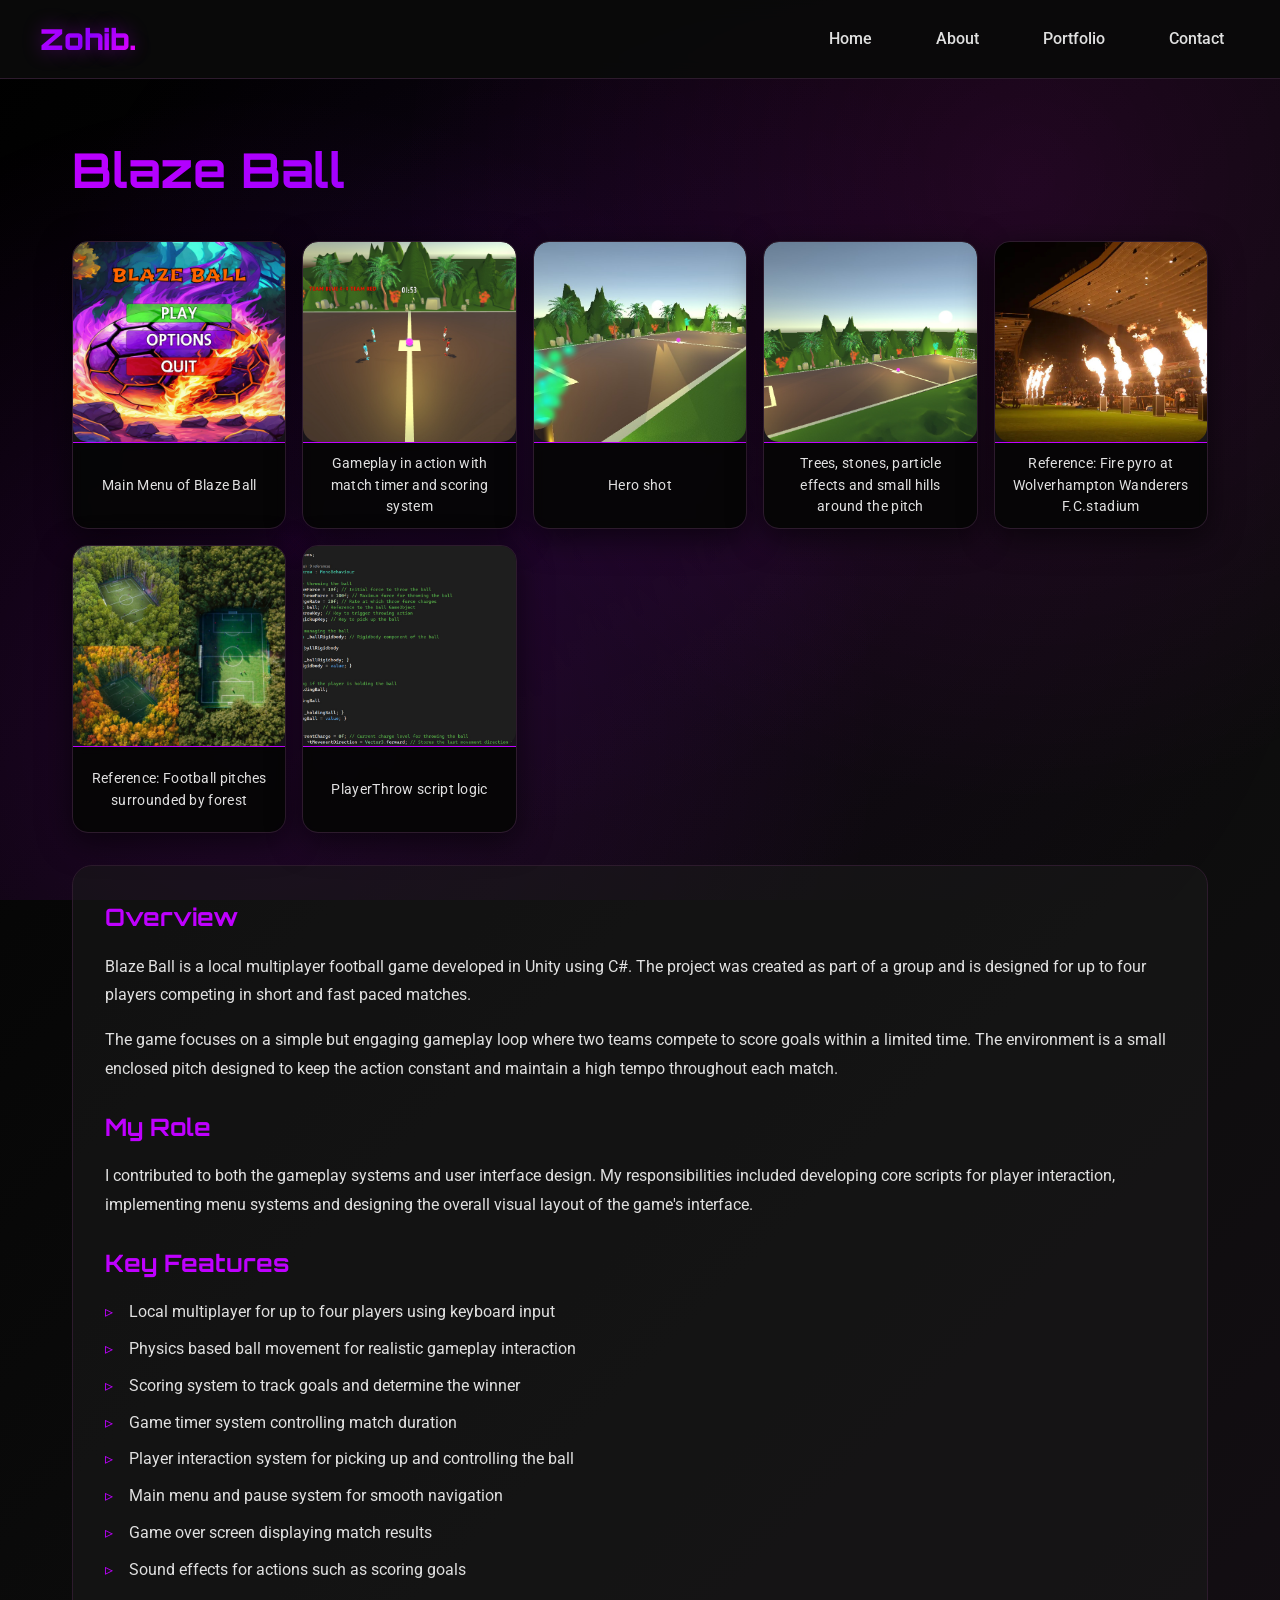
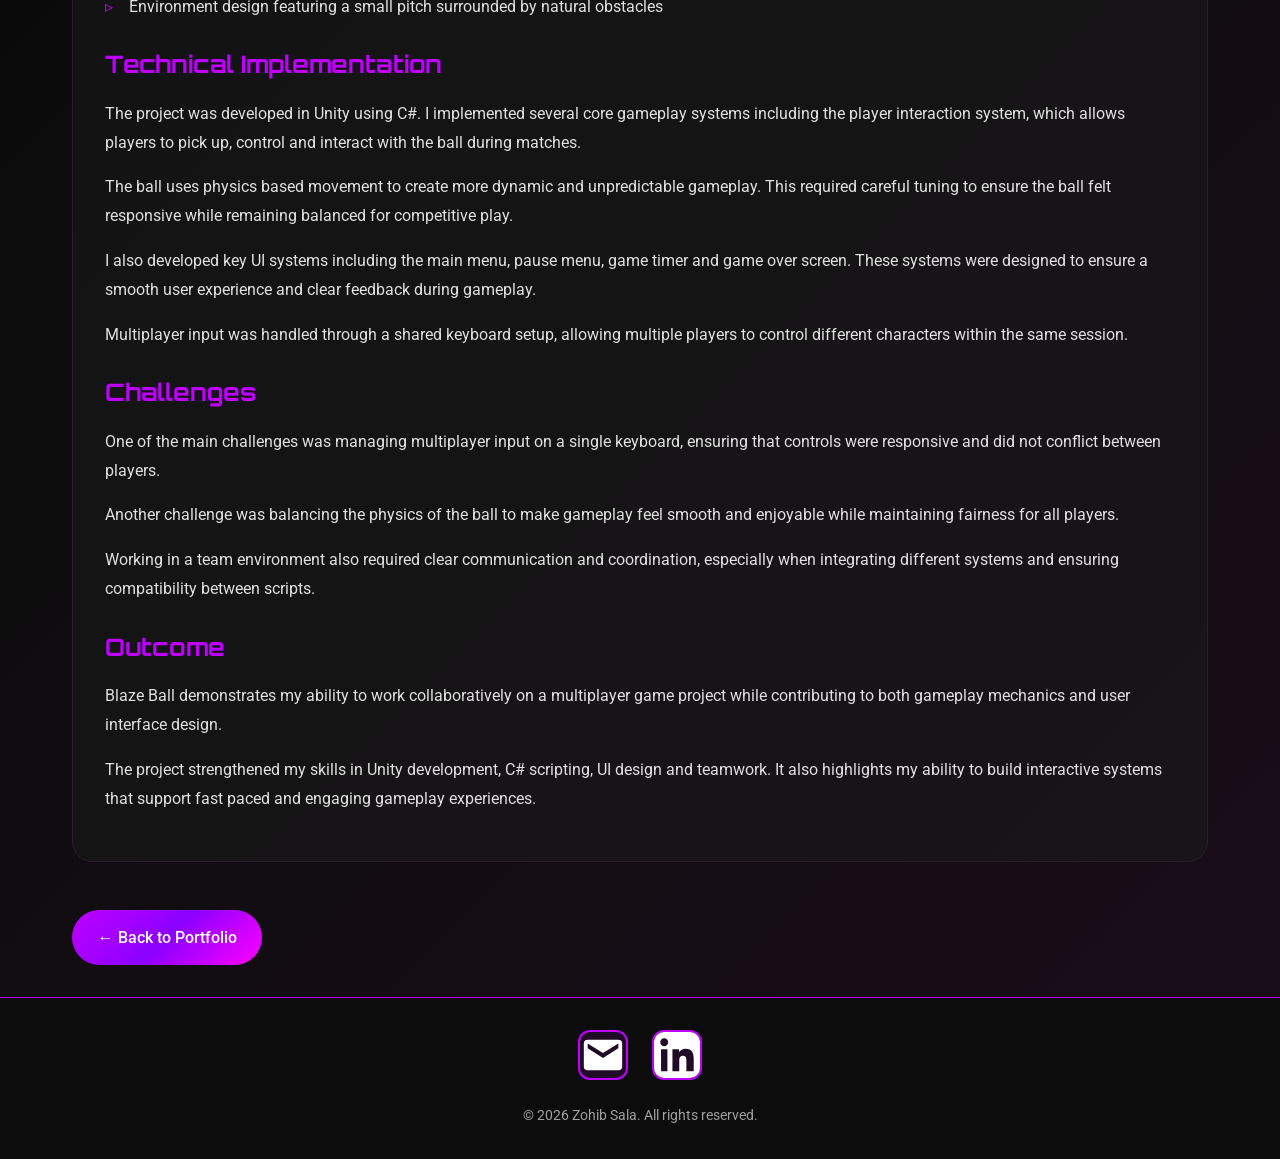
<file: blaze-ball-project.html>
<!DOCTYPE html>
<html lang="en">
<head>
    <meta charset="UTF-8">
    <meta name="viewport" content="width=device-width, initial-scale=1.0">
    <title>Blaze Ball - Zohib Sala</title>
    <link rel="stylesheet" href="style.css">
    <style>
        /* Enhanced Lightbox Styles - Cyberpunk Theme */
        .lightbox {
            display: none;
            position: fixed;
            top: 0;
            left: 0;
            width: 100%;
            height: 100%;
            background: rgba(0, 0, 0, 0.95);
            backdrop-filter: blur(8px);
            z-index: 2000;
            align-items: center;
            justify-content: center;
            opacity: 0;
            transition: opacity 0.3s ease;
        }

            .lightbox.active {
                display: flex;
                opacity: 1;
            }

        .lightbox-content {
            position: relative;
            max-width: 90vw;
            max-height: 90vh;
            text-align: center;
            animation: zoomIn 0.3s ease-out;
        }

        @keyframes zoomIn {
            from {
                transform: scale(0.9);
                opacity: 0;
            }

            to {
                transform: scale(1);
                opacity: 1;
            }
        }

        .lightbox-content img {
            max-width: 90vw;
            max-height: 85vh;
            width: auto;
            height: auto;
            object-fit: contain;
            border-radius: 12px;
            box-shadow: 0 0 30px rgba(191, 0, 255, 0.3);
            border: 1px solid var(--neon-purple, #bf00ff);
        }

        /* Close Button */
        .lightbox-close {
            position: fixed;
            top: 25px;
            right: 35px;
            color: white;
            font-size: 45px;
            font-weight: bold;
            cursor: pointer;
            z-index: 2001;
            transition: all 0.3s ease;
            background: rgba(191, 0, 255, 0.2);
            width: 50px;
            height: 50px;
            border-radius: 50%;
            display: flex;
            align-items: center;
            justify-content: center;
            backdrop-filter: blur(5px);
            border: 1px solid var(--neon-purple, #bf00ff);
        }

            .lightbox-close:hover {
                background: rgba(191, 0, 255, 0.5);
                transform: rotate(90deg);
                color: white;
            }

        /* Navigation Arrows */
        .lightbox-prev,
        .lightbox-next {
            position: fixed;
            top: 50%;
            transform: translateY(-50%);
            background: rgba(191, 0, 255, 0.2);
            backdrop-filter: blur(5px);
            color: white;
            font-size: 2rem;
            padding: 1rem;
            cursor: pointer;
            border-radius: 50%;
            width: 50px;
            height: 50px;
            display: flex;
            align-items: center;
            justify-content: center;
            transition: all 0.3s ease;
            z-index: 2001;
            border: 1px solid var(--neon-purple, #bf00ff);
        }

        .lightbox-prev {
            left: 25px;
        }

        .lightbox-next {
            right: 25px;
        }

            .lightbox-prev:hover,
            .lightbox-next:hover {
                background: rgba(191, 0, 255, 0.5);
                transform: translateY(-50%) scale(1.1);
                box-shadow: 0 0 20px rgba(191, 0, 255, 0.5);
            }

        /* Image Counter */
        .lightbox-counter {
            position: fixed;
            bottom: 25px;
            left: 50%;
            transform: translateX(-50%);
            background: rgba(0, 0, 0, 0.8);
            backdrop-filter: blur(5px);
            color: var(--neon-purple, #bf00ff);
            padding: 8px 16px;
            border-radius: 20px;
            font-family: "Orbitron", monospace;
            font-size: 0.9rem;
            z-index: 2001;
            border: 1px solid var(--neon-purple, #bf00ff);
            letter-spacing: 1px;
        }

        /* Media item with caption */
        .project-media {
            display: grid;
            grid-template-columns: repeat(auto-fit, minmax(200px, 1fr));
            gap: 1rem;
            margin-bottom: 2rem;
        }

        .media-item {
            background: rgba(26, 26, 26, 0.8);
            border: 1px solid var(--border-color, #2d1b2d);
            border-radius: 16px;
            overflow: hidden;
            transition: all 0.3s ease;
            cursor: pointer;
            position: relative;
            display: flex;
            flex-direction: column;
        }

            .media-item:hover {
                transform: translateY(-5px);
                border-color: var(--neon-purple, #bf00ff);
                box-shadow: 0 8px 32px rgba(191, 0, 255, 0.2);
            }

            .media-item img {
                width: 100%;
                height: 200px;
                object-fit: cover;
                display: block;
                transition: transform 0.3s ease;
                flex-shrink: 0;
            }

            .media-item:hover img {
                transform: scale(1.05);
            }

        /* Caption - full width */
        .media-caption {
            padding: 10px 14px;
            background: rgba(0, 0, 0, 0.75);
            backdrop-filter: blur(4px);
            border-top: 1px solid var(--neon-purple, #bf00ff);
            text-align: center;
            font-size: 0.85rem;
            color: var(--text-secondary, #e0e0e0);
            font-weight: 400;
            letter-spacing: 0.3px;
            transition: all 0.3s ease;
            min-height: 44px;
            display: flex;
            align-items: center;
            justify-content: center;
            width: 100%;
            flex: 1;
        }

        .media-item:hover .media-caption {
            background: rgba(191, 0, 255, 0.15);
            border-top-color: var(--neon-pink, #ff00ff);
            color: #ffffff;
        }

        /* Project Details Page */
        .project-details-page {
            max-width: 1200px;
            margin: 100px auto 0;
            padding: 2rem;
        }

            .project-details-page h2 {
                font-family: "Orbitron", monospace;
                font-size: clamp(2rem, 4vw, 3rem);
                margin-bottom: 2rem;
                background: linear-gradient(135deg, #bf00ff 0%, #8b00ff 50%, #ff00ff 100%);
                -webkit-background-clip: text;
                -webkit-text-fill-color: transparent;
                background-clip: text;
            }

        /* Section Styles */
        .project-details-section {
            background: rgba(26, 26, 26, 0.6);
            border: 1px solid var(--border-color, #2d1b2d);
            border-radius: 20px;
            padding: 2rem;
            margin: 2rem 0;
        }

            .project-details-section h3 {
                font-family: "Orbitron", monospace;
                font-size: 1.5rem;
                margin: 1.5rem 0 1rem 0;
                color: var(--neon-purple, #bf00ff);
            }

                .project-details-section h3:first-of-type {
                    margin-top: 0;
                }

            .project-details-section p {
                color: var(--text-secondary, #e0e0e0);
                line-height: 1.8;
                font-size: 1rem;
                margin-bottom: 1rem;
            }

            .project-details-section ul {
                list-style: none;
                padding-left: 0;
                margin: 1rem 0;
            }

            .project-details-section li {
                color: var(--text-secondary, #e0e0e0);
                line-height: 1.8;
                font-size: 1rem;
                padding-left: 1.5rem;
                position: relative;
                margin-bottom: 0.5rem;
            }

                .project-details-section li::before {
                    content: "▹";
                    position: absolute;
                    left: 0;
                    color: var(--neon-purple, #bf00ff);
                }

        .view-project-button {
            display: inline-flex;
            align-items: center;
            gap: 0.5rem;
            padding: 0.9rem 1.6rem;
            background: linear-gradient(135deg, #bf00ff 0%, #8b00ff 50%, #ff00ff 100%);
            color: white;
            text-decoration: none;
            border-radius: 50px;
            font-weight: 500;
            transition: all 0.3s ease;
            margin-top: 1rem;
        }

            .view-project-button:hover {
                transform: translateY(-2px);
                box-shadow: 0 5px 15px rgba(191, 0, 255, 0.4);
            }
    </style>
</head>
<body>
    <!-- Navigation -->
    <nav id="navbar">
        <div class="nav-container">
            <div class="nav-left"><h1>Zohib.</h1></div>
            <div class="nav-right" id="nav-menu">
                <a href="index.html">Home</a>
                <a href="about.html">About</a>
                <a href="portfolio.html">Portfolio</a>
                <a href="contact.html">Contact</a>
            </div>
            <div class="mobile-menu-toggle" id="mobile-menu-toggle">
                <span></span><span></span><span></span>
            </div>
        </div>
    </nav>

    <!-- Main Content -->
    <main class="project-details-page">
        <h2>Blaze Ball</h2>

        <!-- Project Media -->
        <div class="project-media">
            <div class="media-item" data-index="0">
                <img src="images/blaze-ball-image1.jpg" alt="Blaze Ball">
                <div class="media-caption">Main Menu of Blaze Ball</div>
            </div>
            <div class="media-item" data-index="1">
                <img src="images/blaze-ball-image2.jpg" alt="Blaze Ball">
                <div class="media-caption">Gameplay in action with match timer and scoring system</div>
            </div>
            <div class="media-item" data-index="2">
                <img src="images/blaze-ball-image3.jpg" alt="Blaze Ball">
                <div class="media-caption">Hero shot</div>
            </div>
            <div class="media-item" data-index="3">
                <img src="images/blaze-ball-image4.jpg" alt="Blaze Ball">
                <div class="media-caption">Trees, stones, particle effects and small hills around the pitch</div>
            </div>
            <div class="media-item" data-index="4">
                <img src="images/blaze-ball-image5.jpg" alt="Blaze Ball">
                <div class="media-caption">Reference: Fire pyro at Wolverhampton Wanderers F.C.stadium </div>
            </div>
            <div class="media-item" data-index="5">
                <img src="images/blaze-ball-image6.jpg" alt="Blaze Ball">
                <div class="media-caption">Reference: Football pitches surrounded by forest</div>
            </div>
            <div class="media-item" data-index="6">
                <img src="images/blaze-ball-image7.jpg" alt="Blaze Ball">
                <div class="media-caption">PlayerThrow script logic</div>
            </div>
        </div>

        <!-- Project Details with Structured Sections -->
        <div class="project-details-section">
            <h3>Overview</h3>
            <p>Blaze Ball is a local multiplayer football game developed in Unity using C#. The project was created as part of a group and is designed for up to four players competing in short and fast paced matches.</p>
            <p>The game focuses on a simple but engaging gameplay loop where two teams compete to score goals within a limited time. The environment is a small enclosed pitch designed to keep the action constant and maintain a high tempo throughout each match.</p>

            <h3>My Role</h3>
            <p>I contributed to both the gameplay systems and user interface design. My responsibilities included developing core scripts for player interaction, implementing menu systems and designing the overall visual layout of the game's interface.</p>

            <h3>Key Features</h3>
            <ul>
                <li>Local multiplayer for up to four players using keyboard input</li>
                <li>Physics based ball movement for realistic gameplay interaction</li>
                <li>Scoring system to track goals and determine the winner</li>
                <li>Game timer system controlling match duration</li>
                <li>Player interaction system for picking up and controlling the ball</li>
                <li>Main menu and pause system for smooth navigation</li>
                <li>Game over screen displaying match results</li>
                <li>Sound effects for actions such as scoring goals</li>
                <li>Environment design featuring a small pitch surrounded by natural obstacles</li>
            </ul>

            <h3>Technical Implementation</h3>
            <p>The project was developed in Unity using C#. I implemented several core gameplay systems including the player interaction system, which allows players to pick up, control and interact with the ball during matches.</p>
            <p>The ball uses physics based movement to create more dynamic and unpredictable gameplay. This required careful tuning to ensure the ball felt responsive while remaining balanced for competitive play.</p>
            <p>I also developed key UI systems including the main menu, pause menu, game timer and game over screen. These systems were designed to ensure a smooth user experience and clear feedback during gameplay.</p>
            <p>Multiplayer input was handled through a shared keyboard setup, allowing multiple players to control different characters within the same session.</p>

            <h3>Challenges</h3>
            <p>One of the main challenges was managing multiplayer input on a single keyboard, ensuring that controls were responsive and did not conflict between players.</p>
            <p>Another challenge was balancing the physics of the ball to make gameplay feel smooth and enjoyable while maintaining fairness for all players.</p>
            <p>Working in a team environment also required clear communication and coordination, especially when integrating different systems and ensuring compatibility between scripts.</p>

            <h3>Outcome</h3>
            <p>Blaze Ball demonstrates my ability to work collaboratively on a multiplayer game project while contributing to both gameplay mechanics and user interface design.</p>
            <p>The project strengthened my skills in Unity development, C# scripting, UI design and teamwork. It also highlights my ability to build interactive systems that support fast paced and engaging gameplay experiences.</p>
        </div>

        <!-- Back Button -->
        <a href="portfolio.html" class="view-project-button">← Back to Portfolio</a>
    </main>

    <!-- Footer -->
    <footer>
        <div class="footer-content">
            <div class="social-media">
                <a href="mailto:zohibsala@gmail.com" class="social-link" aria-label="Email Contact">
                    <svg class="social-icon gmail-icon" viewBox="0 0 24 24" fill="currentColor" aria-hidden="true">
                        <path d="M20 4H4a2 2 0 0 0-2 2v12a2 2 0 0 0 2 2h16a2 2 0 0 0 2-2V6a2 2 0 0 0-2-2Zm0 4.5-8 5-8-5V6l8 5 8-5v2.5Z" />
                    </svg>
                </a>
                <a href="https://linkedin.com/in/zohib-sala" class="social-link" target="_blank" rel="noopener noreferrer" aria-label="LinkedIn Profile">
                    <svg class="social-icon linkedin-icon" viewBox="0 0 24 24" fill="currentColor" aria-hidden="true">
                        <path d="M20.447 20.452H16.89v-5.18c0-1.237-.026-2.83-1.724-2.83-1.725 0-1.988 1.347-1.988 2.739v5.271H9.62V9h3.41v1.561h.049c.476-.9 1.64-1.85 3.372-1.85 3.604 0 4.273 2.371 4.273 5.457v6.284zM5.337 7.433C4.19 7.433 3.27 6.507 3.27 5.368c0-1.139.92-2.063 2.067-2.063 1.14 0 2.06.925 2.06 2.063 0 1.139-.92 2.065-2.06 2.065zM6.999 20.452H3.675V9H7v11.452zM22.225 0H1.771C.792 0 0 .774 0 1.729v20.542C0 23.227.792 24 1.771 24h20.454C23.2 24 24 23.227 24 22.271V1.729C24 .774 23.2 0 22.225 0z" />
                    </svg>
                </a>
            </div>
            <p class="footer-text">
                &copy; 2026 Zohib Sala. All rights reserved.
            </p>
        </div>
    </footer>

    <!-- Enhanced Lightbox -->
    <div id="lightbox" class="lightbox">
        <span class="lightbox-close">&times;</span>
        <span class="lightbox-prev">‹</span>
        <span class="lightbox-next">›</span>
        <div class="lightbox-content"></div>
        <div class="lightbox-counter"></div>
    </div>

    <script>
        // Mobile menu toggle
        const mobileMenuToggle = document.getElementById('mobile-menu-toggle');
        const navMenu = document.getElementById('nav-menu');
        mobileMenuToggle.addEventListener('click', () => {
            navMenu.classList.toggle('active');
            mobileMenuToggle.classList.toggle('active');
        });

        // Navbar scroll effect
        const navbar = document.getElementById('navbar');
        window.addEventListener('scroll', () => {
            if (window.scrollY > 50) {
                navbar.classList.add('scrolled');
            } else {
                navbar.classList.remove('scrolled');
            }
        });

        // Enhanced Lightbox with Arrow Keys
        const mediaItems = document.querySelectorAll('.media-item');
        const images = Array.from(mediaItems).map(item => {
            const img = item.querySelector('img');
            return {
                src: img.src,
                alt: img.alt
            };
        });

        let currentIndex = 0;
        const lightbox = document.getElementById('lightbox');
        const lightboxContent = document.querySelector('.lightbox-content');
        const closeBtn = document.querySelector('.lightbox-close');
        const prevBtn = document.querySelector('.lightbox-prev');
        const nextBtn = document.querySelector('.lightbox-next');
        const counter = document.querySelector('.lightbox-counter');

        function openLightbox(index) {
            currentIndex = index;
            const image = images[currentIndex];
            lightboxContent.innerHTML = `<img src="${image.src}" alt="${image.alt}">`;
            counter.textContent = `${currentIndex + 1} / ${images.length}`;
            lightbox.classList.add('active');
            document.body.style.overflow = 'hidden';
        }

        function closeLightbox() {
            lightbox.classList.remove('active');
            document.body.style.overflow = 'auto';
        }

        function prevImage() {
            currentIndex = (currentIndex - 1 + images.length) % images.length;
            const image = images[currentIndex];
            lightboxContent.innerHTML = `<img src="${image.src}" alt="${image.alt}">`;
            counter.textContent = `${currentIndex + 1} / ${images.length}`;
        }

        function nextImage() {
            currentIndex = (currentIndex + 1) % images.length;
            const image = images[currentIndex];
            lightboxContent.innerHTML = `<img src="${image.src}" alt="${image.alt}">`;
            counter.textContent = `${currentIndex + 1} / ${images.length}`;
        }

        mediaItems.forEach((item, index) => {
            item.addEventListener('click', () => openLightbox(index));
        });

        closeBtn.addEventListener('click', closeLightbox);
        prevBtn.addEventListener('click', prevImage);
        nextBtn.addEventListener('click', nextImage);

        lightbox.addEventListener('click', (e) => {
            if (e.target === lightbox) closeLightbox();
        });

        document.addEventListener('keydown', (e) => {
            if (!lightbox.classList.contains('active')) return;

            switch (e.key) {
                case 'ArrowLeft':
                    prevImage();
                    break;
                case 'ArrowRight':
                    nextImage();
                    break;
                case 'Escape':
                    closeLightbox();
                    break;
            }
        });
    </script>
</body>
</html>
</file>
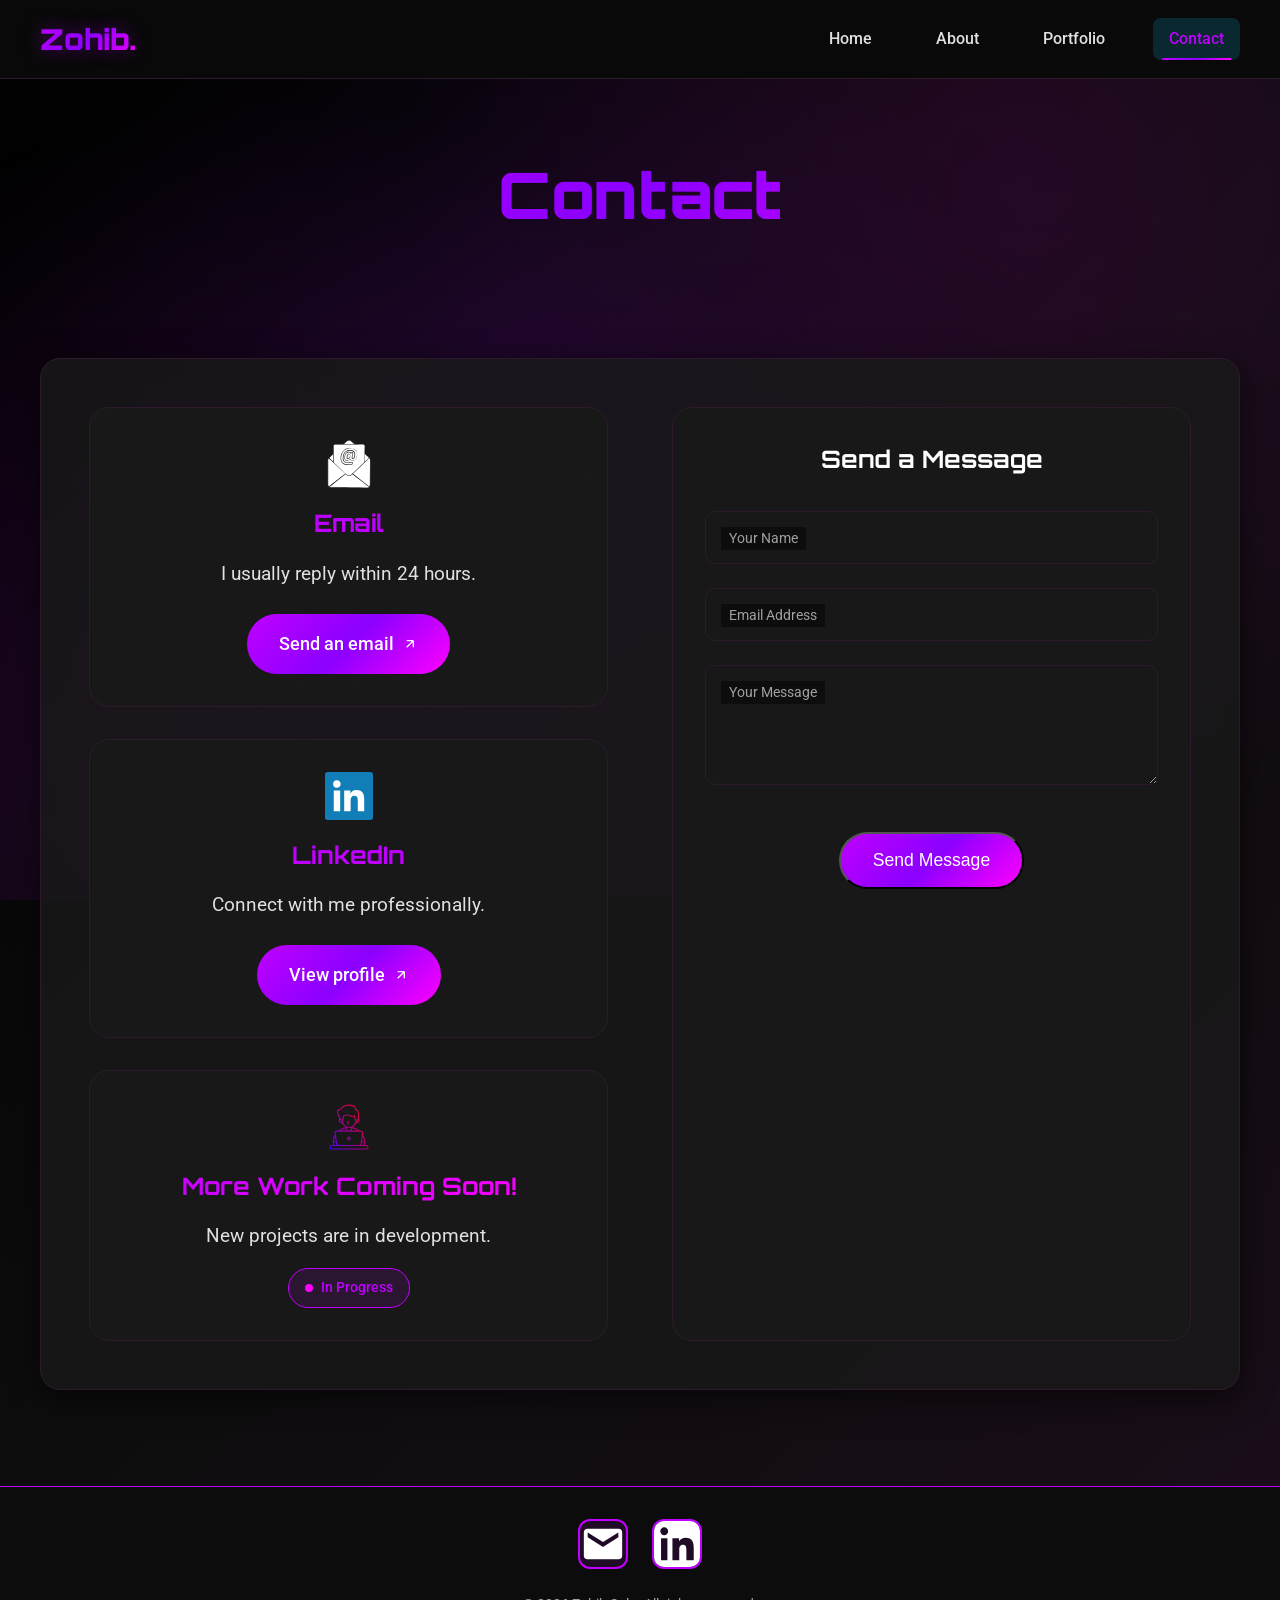
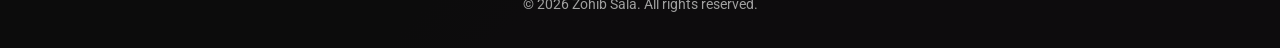
<file: contact.html>
<!DOCTYPE html>
<html lang="en">
<head>
    <meta charset="UTF-8" />
    <meta name="viewport" content="width=device-width, initial-scale=1.0" />
    <title>Contact - Zohib Sala</title>
    <link rel="stylesheet" href="style.css" />
    <link rel="preconnect" href="https://fonts.googleapis.com" />
    <link rel="preconnect" href="https://fonts.gstatic.com" crossorigin />
</head>
<body>
    <!-- Navigation -->
    <nav id="navbar">
        <div class="nav-container">
            <div class="nav-left">
                <h1>Zohib.</h1>
            </div>
            <div class="nav-right" id="nav-menu">
                <a href="index.html">Home</a>
                <a href="about.html">About</a>
                <a href="portfolio.html">Portfolio</a>
                <a href="contact.html" class="active">Contact</a>
            </div>
            <div class="mobile-menu-toggle" id="mobile-menu-toggle">
                <span></span>
                <span></span>
                <span></span>
            </div>
        </div>
    </nav>

    <!-- Main Content -->
    <main class="contact-page">
        <header class="contact-header fade-in-up">
            <h1>Contact</h1>
        </header>
        <section class="contact-content fade-in-up">
            <div class="contact-info">
                <!-- Email Card - Uses CSS styles from style.css -->
                <div class="contact-card">
                    <img src="images/email-icon.svg" alt="Email" class="contact-icon-svg">
                    <h3>Email</h3>
                    <p>I usually reply within 24 hours.</p>
                    <a class="contact-link" href="mailto:zohibsala@gmail.com">
                        Send an email
                        <svg width="16" height="16" viewBox="0 0 24 24" fill="none" stroke="currentColor" stroke-width="2"><path d="M7 17L17 7M17 7H7M17 7V17" /></svg>
                    </a>
                </div>

                <!-- LinkedIn Card - Uses CSS styles from style.css -->
                <div class="contact-card">
                    <img src="images/linkedin-icon.svg" alt="LinkedIn" class="contact-icon-svg">
                    <h3>LinkedIn</h3>
                    <p>Connect with me professionally.</p>
                    <a class="contact-link" href="https://linkedin.com/in/zohib-sala" target="_blank" rel="noopener noreferrer">
                        View profile
                        <svg width="16" height="16" viewBox="0 0 24 24" fill="none" stroke="currentColor" stroke-width="2"><path d="M7 17L17 7M17 7H7M17 7V17" /></svg>
                    </a>
                </div>

                <!-- Coming Soon Card - Uses CSS styles from style.css -->
                <div class="coming-soon-card">
                    <img src="images/coming-soon-icon.svg" alt="Coming Soon" class="coming-soon-icon-svg">
                    <h3>More Work Coming Soon!</h3>
                    <p>New projects are in development.</p>
                    <div class="coming-soon-status">
                        <span class="status-dot"></span>
                        <span>In Progress</span>
                    </div>
                </div>
            </div>
            <div class="form-container">
                <h3>Send a Message</h3>
                <form class="contact-form" action="https://formsubmit.co/zohibsala@gmail.com" method="POST">
                    <input type="hidden" name="_captcha" value="false">
                    <input type="hidden" name="_template" value="box">
                    <div class="form-group">
                        <input id="name" name="name" type="text" placeholder=" " required />
                        <label for="name">Your Name</label>
                    </div>
                    <div class="form-group">
                        <input id="email" name="email" type="email" placeholder=" " required />
                        <label for="email">Email Address</label>
                    </div>
                    <div class="form-group">
                        <textarea id="message" name="message" placeholder=" " required></textarea>
                        <label for="message">Your Message</label>
                    </div>
                    <button class="btn-primary" type="submit">Send Message</button>
                </form>
            </div>
        </section>
    </main>

    <!-- Footer -->
    <footer>
        <div class="footer-content">
            <div class="social-media">
                <a href="mailto:zohibsala@gmail.com" class="social-link" aria-label="Email Contact">
                    <svg class="social-icon gmail-icon" viewBox="0 0 24 24" fill="currentColor" aria-hidden="true">
                        <path d="M20 4H4a2 2 0 0 0-2 2v12a2 2 0 0 0 2 2h16a2 2 0 0 0 2-2V6a2 2 0 0 0-2-2Zm0 4.5-8 5-8-5V6l8 5 8-5v2.5Z" />
                    </svg>
                </a>
                <a href="https://linkedin.com/in/zohib-sala" class="social-link" target="_blank" rel="noopener noreferrer" aria-label="LinkedIn Profile">
                    <svg class="social-icon linkedin-icon" viewBox="0 0 24 24" fill="currentColor" aria-hidden="true">
                        <path d="M20.447 20.452H16.89v-5.18c0-1.237-.026-2.83-1.724-2.83-1.725 0-1.988 1.347-1.988 2.739v5.271H9.62V9h3.41v1.561h.049c.476-.9 1.64-1.85 3.372-1.85 3.604 0 4.273 2.371 4.273 5.457v6.284zM5.337 7.433C4.19 7.433 3.27 6.507 3.27 5.368c0-1.139.92-2.063 2.067-2.063 1.14 0 2.06.925 2.06 2.063 0 1.139-.92 2.065-2.06 2.065zM6.999 20.452H3.675V9H7v11.452zM22.225 0H1.771C.792 0 0 .774 0 1.729v20.542C0 23.227.792 24 1.771 24h20.454C23.2 24 24 23.227 24 22.271V1.729C24 .774 23.2 0 22.225 0z" />
                    </svg>
                </a>
            </div>
            <p class="footer-text">
                &copy; 2026 Zohib Sala. All rights reserved.
            </p>
        </div>
    </footer>

    <script>
        // Mobile menu toggle
        const mobileMenuToggle = document.getElementById("mobile-menu-toggle");
        const navMenu = document.getElementById("nav-menu");
        mobileMenuToggle.addEventListener("click", () => {
            navMenu.classList.toggle("active");
            mobileMenuToggle.classList.toggle("active");
        });

        // Navbar scroll effect
        const navbar = document.getElementById("navbar");
        window.addEventListener("scroll", () => {
            if (window.scrollY > 50) {
                navbar.classList.add("scrolled");
            } else {
                navbar.classList.remove("scrolled");
            }
        });

        // Floating labels
        document.querySelectorAll('.form-group input, .form-group textarea').forEach((input) => {
            input.addEventListener('focus', (e) => {
                e.target.parentElement.classList.add('focused');
            });
            input.addEventListener('blur', (e) => {
                if (!e.target.value) e.target.parentElement.classList.remove('focused');
            });
        });
    </script>
</body>
</html>
</file>
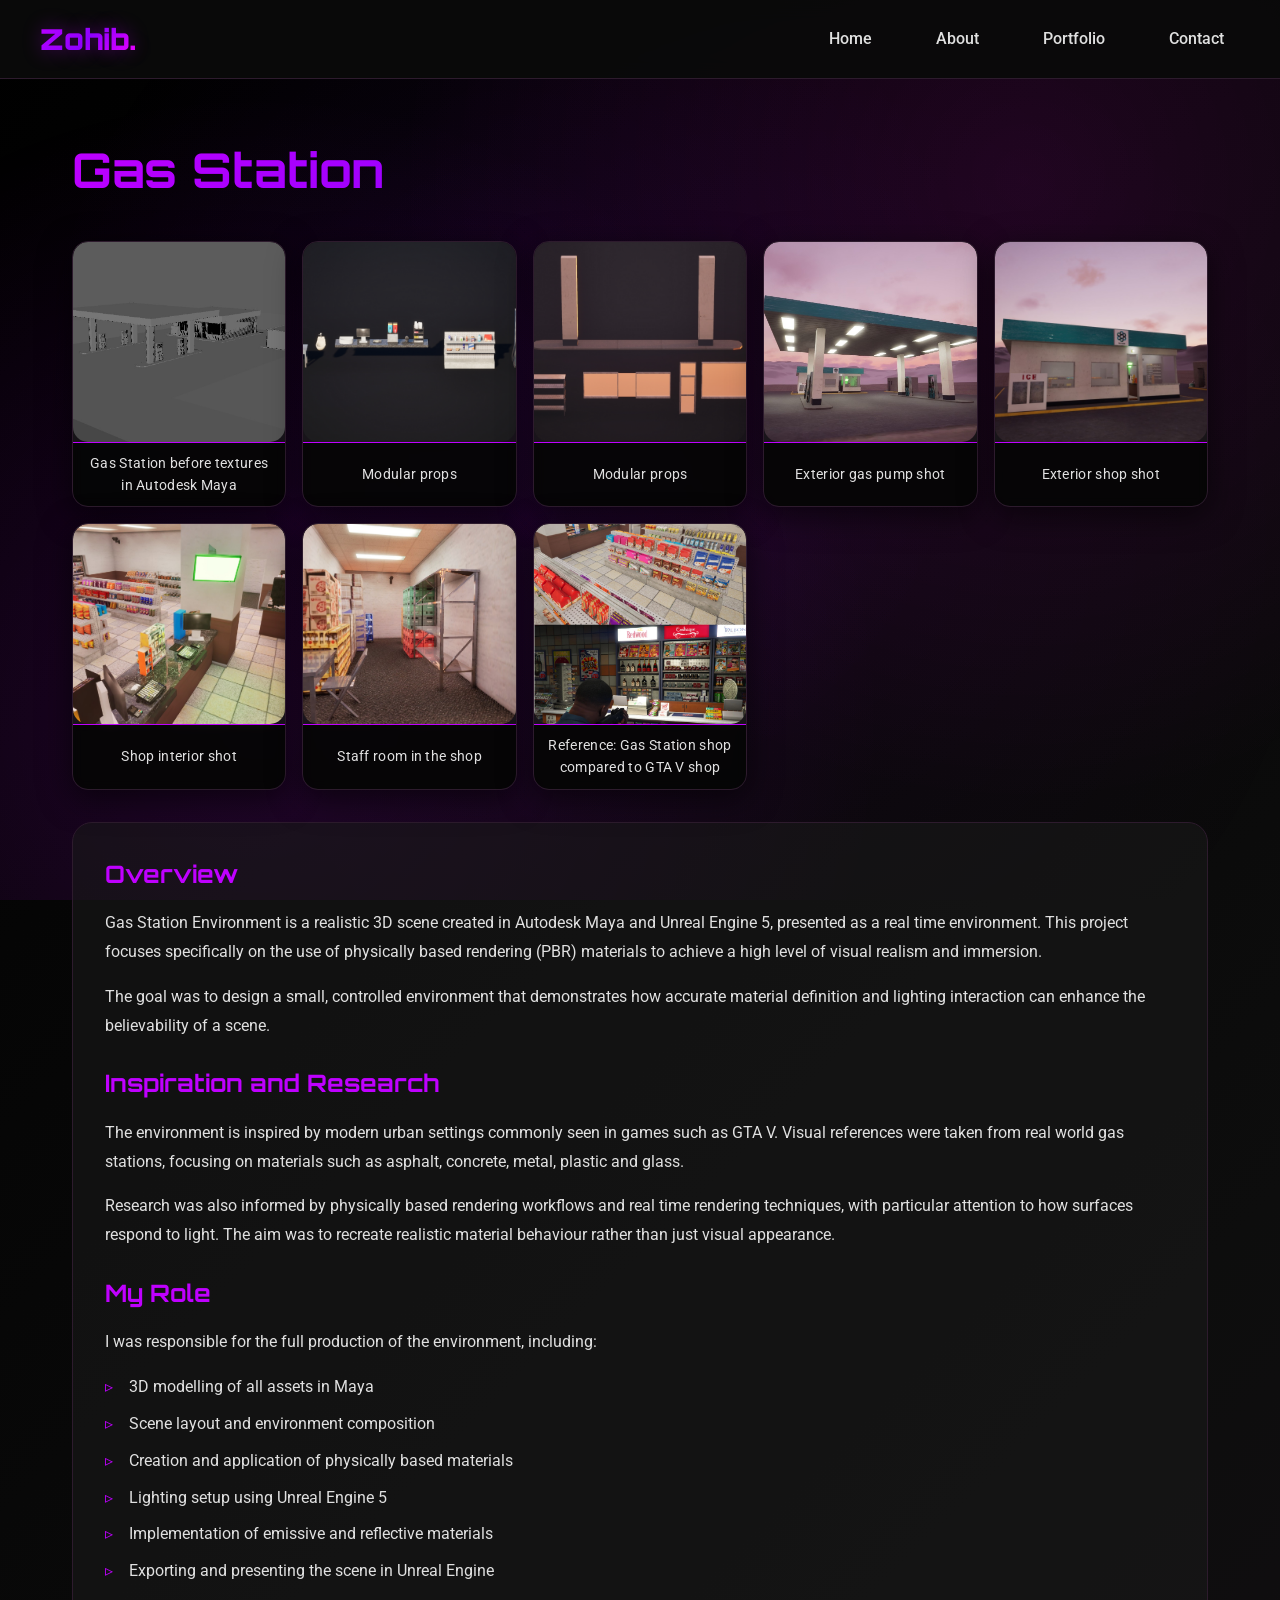
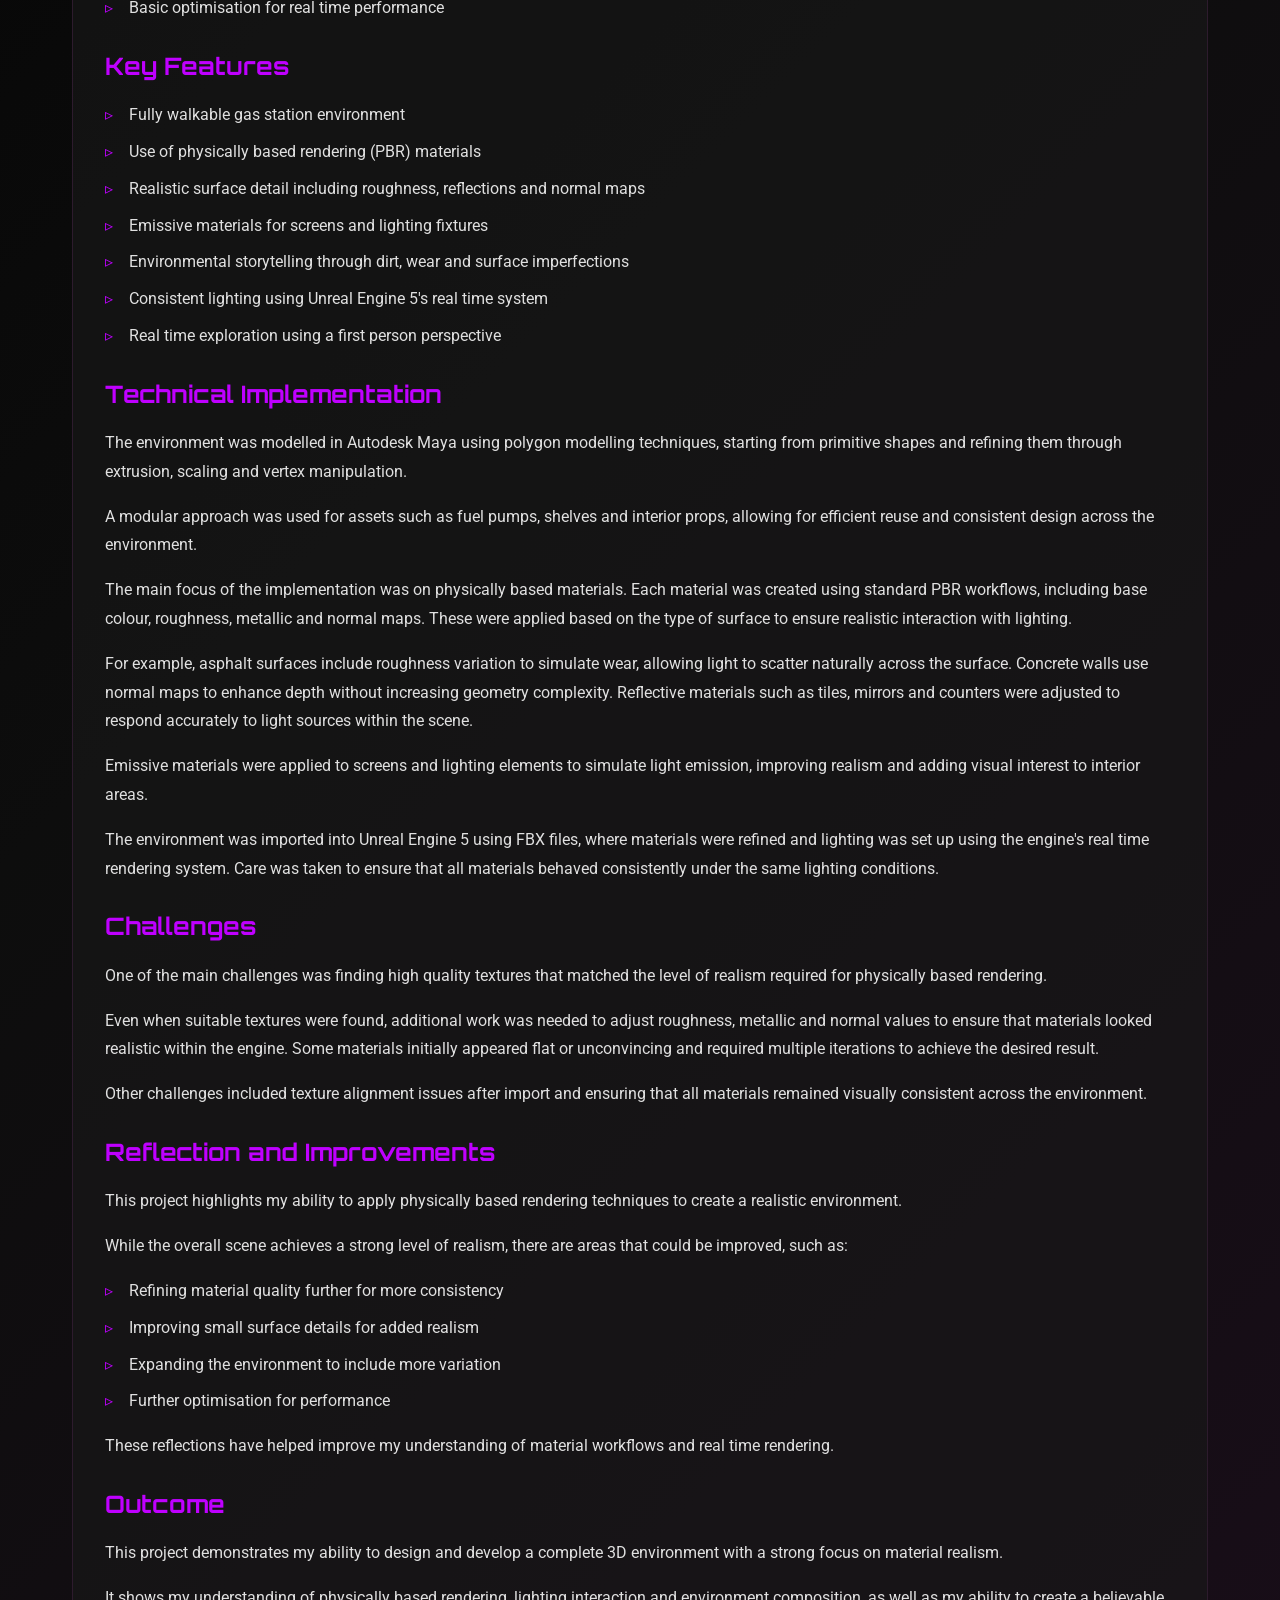
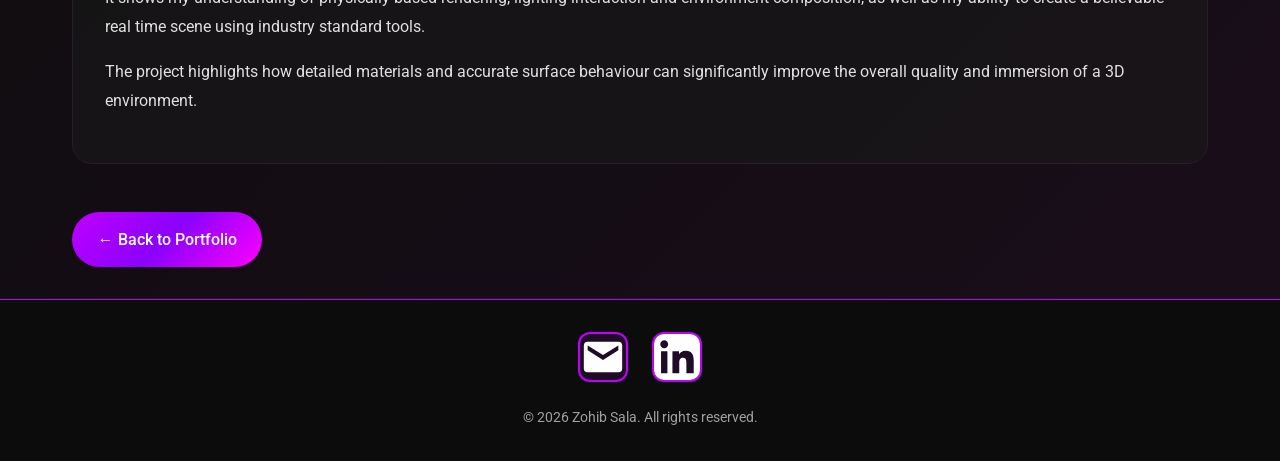
<file: gas-station-project.html>
<!DOCTYPE html>
<html lang="en">
<head>
    <meta charset="UTF-8">
    <meta name="viewport" content="width=device-width, initial-scale=1.0">
    <title>Gas Station - Zohib Sala</title>
    <link rel="stylesheet" href="style.css">
    <style>
        /* Enhanced Lightbox Styles - Cyberpunk Theme */
        .lightbox {
            display: none;
            position: fixed;
            top: 0;
            left: 0;
            width: 100%;
            height: 100%;
            background: rgba(0, 0, 0, 0.95);
            backdrop-filter: blur(8px);
            z-index: 2000;
            align-items: center;
            justify-content: center;
            opacity: 0;
            transition: opacity 0.3s ease;
        }

            .lightbox.active {
                display: flex;
                opacity: 1;
            }

        .lightbox-content {
            position: relative;
            max-width: 90vw;
            max-height: 90vh;
            text-align: center;
            animation: zoomIn 0.3s ease-out;
        }

        @keyframes zoomIn {
            from {
                transform: scale(0.9);
                opacity: 0;
            }

            to {
                transform: scale(1);
                opacity: 1;
            }
        }

        .lightbox-content img {
            max-width: 90vw;
            max-height: 85vh;
            width: auto;
            height: auto;
            object-fit: contain;
            border-radius: 12px;
            box-shadow: 0 0 30px rgba(191, 0, 255, 0.3);
            border: 1px solid var(--neon-purple, #bf00ff);
        }

        /* Close Button */
        .lightbox-close {
            position: fixed;
            top: 25px;
            right: 35px;
            color: white;
            font-size: 45px;
            font-weight: bold;
            cursor: pointer;
            z-index: 2001;
            transition: all 0.3s ease;
            background: rgba(191, 0, 255, 0.2);
            width: 50px;
            height: 50px;
            border-radius: 50%;
            display: flex;
            align-items: center;
            justify-content: center;
            backdrop-filter: blur(5px);
            border: 1px solid var(--neon-purple, #bf00ff);
        }

            .lightbox-close:hover {
                background: rgba(191, 0, 255, 0.5);
                transform: rotate(90deg);
                color: white;
            }

        /* Navigation Arrows */
        .lightbox-prev,
        .lightbox-next {
            position: fixed;
            top: 50%;
            transform: translateY(-50%);
            background: rgba(191, 0, 255, 0.2);
            backdrop-filter: blur(5px);
            color: white;
            font-size: 2rem;
            padding: 1rem;
            cursor: pointer;
            border-radius: 50%;
            width: 50px;
            height: 50px;
            display: flex;
            align-items: center;
            justify-content: center;
            transition: all 0.3s ease;
            z-index: 2001;
            border: 1px solid var(--neon-purple, #bf00ff);
        }

        .lightbox-prev {
            left: 25px;
        }

        .lightbox-next {
            right: 25px;
        }

            .lightbox-prev:hover,
            .lightbox-next:hover {
                background: rgba(191, 0, 255, 0.5);
                transform: translateY(-50%) scale(1.1);
                box-shadow: 0 0 20px rgba(191, 0, 255, 0.5);
            }

        /* Image Counter */
        .lightbox-counter {
            position: fixed;
            bottom: 25px;
            left: 50%;
            transform: translateX(-50%);
            background: rgba(0, 0, 0, 0.8);
            backdrop-filter: blur(5px);
            color: var(--neon-purple, #bf00ff);
            padding: 8px 16px;
            border-radius: 20px;
            font-family: "Orbitron", monospace;
            font-size: 0.9rem;
            z-index: 2001;
            border: 1px solid var(--neon-purple, #bf00ff);
            letter-spacing: 1px;
        }

        /* Media item with caption */
        .project-media {
            display: grid;
            grid-template-columns: repeat(auto-fit, minmax(200px, 1fr));
            gap: 1rem;
            margin-bottom: 2rem;
        }

        .media-item {
            background: rgba(26, 26, 26, 0.8);
            border: 1px solid var(--border-color, #2d1b2d);
            border-radius: 16px;
            overflow: hidden;
            transition: all 0.3s ease;
            cursor: pointer;
            position: relative;
            display: flex;
            flex-direction: column;
        }

            .media-item:hover {
                transform: translateY(-5px);
                border-color: var(--neon-purple, #bf00ff);
                box-shadow: 0 8px 32px rgba(191, 0, 255, 0.2);
            }

            .media-item img {
                width: 100%;
                height: 200px;
                object-fit: cover;
                display: block;
                transition: transform 0.3s ease;
                flex-shrink: 0;
            }

            .media-item:hover img {
                transform: scale(1.05);
            }

        /* Caption - full width */
        .media-caption {
            padding: 10px 14px;
            background: rgba(0, 0, 0, 0.75);
            backdrop-filter: blur(4px);
            border-top: 1px solid var(--neon-purple, #bf00ff);
            text-align: center;
            font-size: 0.85rem;
            color: var(--text-secondary, #e0e0e0);
            font-weight: 400;
            letter-spacing: 0.3px;
            transition: all 0.3s ease;
            min-height: 44px;
            display: flex;
            align-items: center;
            justify-content: center;
            width: 100%;
            flex: 1;
        }

        .media-item:hover .media-caption {
            background: rgba(191, 0, 255, 0.15);
            border-top-color: var(--neon-pink, #ff00ff);
            color: #ffffff;
        }

        /* Project Details Page */
        .project-details-page {
            max-width: 1200px;
            margin: 100px auto 0;
            padding: 2rem;
        }

            .project-details-page h2 {
                font-family: "Orbitron", monospace;
                font-size: clamp(2rem, 4vw, 3rem);
                margin-bottom: 2rem;
                background: linear-gradient(135deg, #bf00ff 0%, #8b00ff 50%, #ff00ff 100%);
                -webkit-background-clip: text;
                -webkit-text-fill-color: transparent;
                background-clip: text;
            }

        /* Section Styles */
        .project-details-section {
            background: rgba(26, 26, 26, 0.6);
            border: 1px solid var(--border-color, #2d1b2d);
            border-radius: 20px;
            padding: 2rem;
            margin: 2rem 0;
        }

            .project-details-section h3 {
                font-family: "Orbitron", monospace;
                font-size: 1.5rem;
                margin: 1.5rem 0 1rem 0;
                color: var(--neon-purple, #bf00ff);
            }

                .project-details-section h3:first-of-type {
                    margin-top: 0;
                }

            .project-details-section p {
                color: var(--text-secondary, #e0e0e0);
                line-height: 1.8;
                font-size: 1rem;
                margin-bottom: 1rem;
            }

            .project-details-section ul {
                list-style: none;
                padding-left: 0;
                margin: 1rem 0;
            }

            .project-details-section li {
                color: var(--text-secondary, #e0e0e0);
                line-height: 1.8;
                font-size: 1rem;
                padding-left: 1.5rem;
                position: relative;
                margin-bottom: 0.5rem;
            }

                .project-details-section li::before {
                    content: "▹";
                    position: absolute;
                    left: 0;
                    color: var(--neon-purple, #bf00ff);
                }

        .view-project-button {
            display: inline-flex;
            align-items: center;
            gap: 0.5rem;
            padding: 0.9rem 1.6rem;
            background: linear-gradient(135deg, #bf00ff 0%, #8b00ff 50%, #ff00ff 100%);
            color: white;
            text-decoration: none;
            border-radius: 50px;
            font-weight: 500;
            transition: all 0.3s ease;
            margin-top: 1rem;
        }

            .view-project-button:hover {
                transform: translateY(-2px);
                box-shadow: 0 5px 15px rgba(191, 0, 255, 0.4);
            }
    </style>
</head>
<body>
    <!-- Navigation -->
    <nav id="navbar">
        <div class="nav-container">
            <div class="nav-left"><h1>Zohib.</h1></div>
            <div class="nav-right" id="nav-menu">
                <a href="index.html">Home</a>
                <a href="about.html">About</a>
                <a href="portfolio.html">Portfolio</a>
                <a href="contact.html">Contact</a>
            </div>
            <div class="mobile-menu-toggle" id="mobile-menu-toggle">
                <span></span><span></span><span></span>
            </div>
        </div>
    </nav>

    <!-- Main Content -->
    <main class="project-details-page">
        <h2>Gas Station</h2>

        <!-- Project Media -->
        <div class="project-media">
            <div class="media-item" data-index="0">
                <img src="images/gas-station-image1.jpg" alt="Gas Station">
                <div class="media-caption">Gas Station before textures in Autodesk Maya</div>
            </div>
            <div class="media-item" data-index="1">
                <img src="images/gas-station-image2.jpg" alt="Gas Station">
                <div class="media-caption">Modular props</div>
            </div>
            <div class="media-item" data-index="2">
                <img src="images/gas-station-image3.jpg" alt="Gas Station">
                <div class="media-caption">Modular props</div>
            </div>
            <div class="media-item" data-index="3">
                <img src="images/gas-station-image4.jpg" alt="Gas Station">
                <div class="media-caption">Exterior gas pump shot</div>
            </div>
            <div class="media-item" data-index="4">
                <img src="images/gas-station-image5.jpg" alt="Gas Station">
                <div class="media-caption">Exterior shop shot</div>
            </div>
            <div class="media-item" data-index="5">
                <img src="images/gas-station-image6.jpg" alt="Gas Station">
                <div class="media-caption">Shop interior shot</div>
            </div>
            <div class="media-item" data-index="6">
                <img src="images/gas-station-image7.jpg" alt="Gas Station">
                <div class="media-caption">Staff room in the shop</div>
            </div>
            <div class="media-item" data-index="7">
                <img src="images/gas-station-image8.jpg" alt="Gas Station">
                <div class="media-caption">Reference: Gas Station shop compared to GTA V shop</div>
            </div>
        </div>

        <!-- Project Details with Structured Sections -->
        <div class="project-details-section">
            <h3>Overview</h3>
            <p>Gas Station Environment is a realistic 3D scene created in Autodesk Maya and Unreal Engine 5, presented as a real time environment. This project focuses specifically on the use of physically based rendering (PBR) materials to achieve a high level of visual realism and immersion.</p>
            <p>The goal was to design a small, controlled environment that demonstrates how accurate material definition and lighting interaction can enhance the believability of a scene.</p>

            <h3>Inspiration and Research</h3>
            <p>The environment is inspired by modern urban settings commonly seen in games such as GTA V. Visual references were taken from real world gas stations, focusing on materials such as asphalt, concrete, metal, plastic and glass.</p>
            <p>Research was also informed by physically based rendering workflows and real time rendering techniques, with particular attention to how surfaces respond to light. The aim was to recreate realistic material behaviour rather than just visual appearance.</p>

            <h3>My Role</h3>
            <p>I was responsible for the full production of the environment, including:</p>
            <ul>
                <li>3D modelling of all assets in Maya</li>
                <li>Scene layout and environment composition</li>
                <li>Creation and application of physically based materials</li>
                <li>Lighting setup using Unreal Engine 5</li>
                <li>Implementation of emissive and reflective materials</li>
                <li>Exporting and presenting the scene in Unreal Engine</li>
                <li>Basic optimisation for real time performance</li>
            </ul>

            <h3>Key Features</h3>
            <ul>
                <li>Fully walkable gas station environment</li>
                <li>Use of physically based rendering (PBR) materials</li>
                <li>Realistic surface detail including roughness, reflections and normal maps</li>
                <li>Emissive materials for screens and lighting fixtures</li>
                <li>Environmental storytelling through dirt, wear and surface imperfections</li>
                <li>Consistent lighting using Unreal Engine 5's real time system</li>
                <li>Real time exploration using a first person perspective</li>
            </ul>

            <h3>Technical Implementation</h3>
            <p>The environment was modelled in Autodesk Maya using polygon modelling techniques, starting from primitive shapes and refining them through extrusion, scaling and vertex manipulation.</p>
            <p>A modular approach was used for assets such as fuel pumps, shelves and interior props, allowing for efficient reuse and consistent design across the environment.</p>
            <p>The main focus of the implementation was on physically based materials. Each material was created using standard PBR workflows, including base colour, roughness, metallic and normal maps. These were applied based on the type of surface to ensure realistic interaction with lighting.</p>
            <p>For example, asphalt surfaces include roughness variation to simulate wear, allowing light to scatter naturally across the surface. Concrete walls use normal maps to enhance depth without increasing geometry complexity. Reflective materials such as tiles, mirrors and counters were adjusted to respond accurately to light sources within the scene.</p>
            <p>Emissive materials were applied to screens and lighting elements to simulate light emission, improving realism and adding visual interest to interior areas.</p>
            <p>The environment was imported into Unreal Engine 5 using FBX files, where materials were refined and lighting was set up using the engine's real time rendering system. Care was taken to ensure that all materials behaved consistently under the same lighting conditions.</p>

            <h3>Challenges</h3>
            <p>One of the main challenges was finding high quality textures that matched the level of realism required for physically based rendering.</p>
            <p>Even when suitable textures were found, additional work was needed to adjust roughness, metallic and normal values to ensure that materials looked realistic within the engine. Some materials initially appeared flat or unconvincing and required multiple iterations to achieve the desired result.</p>
            <p>Other challenges included texture alignment issues after import and ensuring that all materials remained visually consistent across the environment.</p>

            <h3>Reflection and Improvements</h3>
            <p>This project highlights my ability to apply physically based rendering techniques to create a realistic environment.</p>
            <p>While the overall scene achieves a strong level of realism, there are areas that could be improved, such as:</p>
            <ul>
                <li>Refining material quality further for more consistency</li>
                <li>Improving small surface details for added realism</li>
                <li>Expanding the environment to include more variation</li>
                <li>Further optimisation for performance</li>
            </ul>
            <p>These reflections have helped improve my understanding of material workflows and real time rendering.</p>

            <h3>Outcome</h3>
            <p>This project demonstrates my ability to design and develop a complete 3D environment with a strong focus on material realism.</p>
            <p>It shows my understanding of physically based rendering, lighting interaction and environment composition, as well as my ability to create a believable real time scene using industry standard tools.</p>
            <p>The project highlights how detailed materials and accurate surface behaviour can significantly improve the overall quality and immersion of a 3D environment.</p>
        </div>

        <!-- Back Button -->
        <a href="portfolio.html" class="view-project-button">← Back to Portfolio</a>
    </main>

    <!-- Footer -->
    <footer>
        <div class="footer-content">
            <div class="social-media">
                <a href="mailto:zohibsala@gmail.com" class="social-link" aria-label="Email Contact">
                    <svg class="social-icon gmail-icon" viewBox="0 0 24 24" fill="currentColor" aria-hidden="true">
                        <path d="M20 4H4a2 2 0 0 0-2 2v12a2 2 0 0 0 2 2h16a2 2 0 0 0 2-2V6a2 2 0 0 0-2-2Zm0 4.5-8 5-8-5V6l8 5 8-5v2.5Z" />
                    </svg>
                </a>
                <a href="https://linkedin.com/in/zohib-sala" class="social-link" target="_blank" rel="noopener noreferrer" aria-label="LinkedIn Profile">
                    <svg class="social-icon linkedin-icon" viewBox="0 0 24 24" fill="currentColor" aria-hidden="true">
                        <path d="M20.447 20.452H16.89v-5.18c0-1.237-.026-2.83-1.724-2.83-1.725 0-1.988 1.347-1.988 2.739v5.271H9.62V9h3.41v1.561h.049c.476-.9 1.64-1.85 3.372-1.85 3.604 0 4.273 2.371 4.273 5.457v6.284zM5.337 7.433C4.19 7.433 3.27 6.507 3.27 5.368c0-1.139.92-2.063 2.067-2.063 1.14 0 2.06.925 2.06 2.063 0 1.139-.92 2.065-2.06 2.065zM6.999 20.452H3.675V9H7v11.452zM22.225 0H1.771C.792 0 0 .774 0 1.729v20.542C0 23.227.792 24 1.771 24h20.454C23.2 24 24 23.227 24 22.271V1.729C24 .774 23.2 0 22.225 0z" />
                    </svg>
                </a>
            </div>
            <p class="footer-text">
                &copy; 2026 Zohib Sala. All rights reserved.
            </p>
        </div>
    </footer>

    <!-- Enhanced Lightbox -->
    <div id="lightbox" class="lightbox">
        <span class="lightbox-close">&times;</span>
        <span class="lightbox-prev">‹</span>
        <span class="lightbox-next">›</span>
        <div class="lightbox-content"></div>
        <div class="lightbox-counter"></div>
    </div>

    <script>
        // Mobile menu toggle
        const mobileMenuToggle = document.getElementById('mobile-menu-toggle');
        const navMenu = document.getElementById('nav-menu');
        mobileMenuToggle.addEventListener('click', () => {
            navMenu.classList.toggle('active');
            mobileMenuToggle.classList.toggle('active');
        });

        // Navbar scroll effect
        const navbar = document.getElementById('navbar');
        window.addEventListener('scroll', () => {
            if (window.scrollY > 50) {
                navbar.classList.add('scrolled');
            } else {
                navbar.classList.remove('scrolled');
            }
        });

        // Enhanced Lightbox with Arrow Keys
        const mediaItems = document.querySelectorAll('.media-item');
        const images = Array.from(mediaItems).map(item => {
            const img = item.querySelector('img');
            return {
                src: img.src,
                alt: img.alt
            };
        });

        let currentIndex = 0;
        const lightbox = document.getElementById('lightbox');
        const lightboxContent = document.querySelector('.lightbox-content');
        const closeBtn = document.querySelector('.lightbox-close');
        const prevBtn = document.querySelector('.lightbox-prev');
        const nextBtn = document.querySelector('.lightbox-next');
        const counter = document.querySelector('.lightbox-counter');

        function openLightbox(index) {
            currentIndex = index;
            const image = images[currentIndex];
            lightboxContent.innerHTML = `<img src="${image.src}" alt="${image.alt}">`;
            counter.textContent = `${currentIndex + 1} / ${images.length}`;
            lightbox.classList.add('active');
            document.body.style.overflow = 'hidden';
        }

        function closeLightbox() {
            lightbox.classList.remove('active');
            document.body.style.overflow = 'auto';
        }

        function prevImage() {
            currentIndex = (currentIndex - 1 + images.length) % images.length;
            const image = images[currentIndex];
            lightboxContent.innerHTML = `<img src="${image.src}" alt="${image.alt}">`;
            counter.textContent = `${currentIndex + 1} / ${images.length}`;
        }

        function nextImage() {
            currentIndex = (currentIndex + 1) % images.length;
            const image = images[currentIndex];
            lightboxContent.innerHTML = `<img src="${image.src}" alt="${image.alt}">`;
            counter.textContent = `${currentIndex + 1} / ${images.length}`;
        }

        mediaItems.forEach((item, index) => {
            item.addEventListener('click', () => openLightbox(index));
        });

        closeBtn.addEventListener('click', closeLightbox);
        prevBtn.addEventListener('click', prevImage);
        nextBtn.addEventListener('click', nextImage);

        lightbox.addEventListener('click', (e) => {
            if (e.target === lightbox) closeLightbox();
        });

        document.addEventListener('keydown', (e) => {
            if (!lightbox.classList.contains('active')) return;

            switch (e.key) {
                case 'ArrowLeft':
                    prevImage();
                    break;
                case 'ArrowRight':
                    nextImage();
                    break;
                case 'Escape':
                    closeLightbox();
                    break;
            }
        });
    </script>
</body>
</html>
</file>
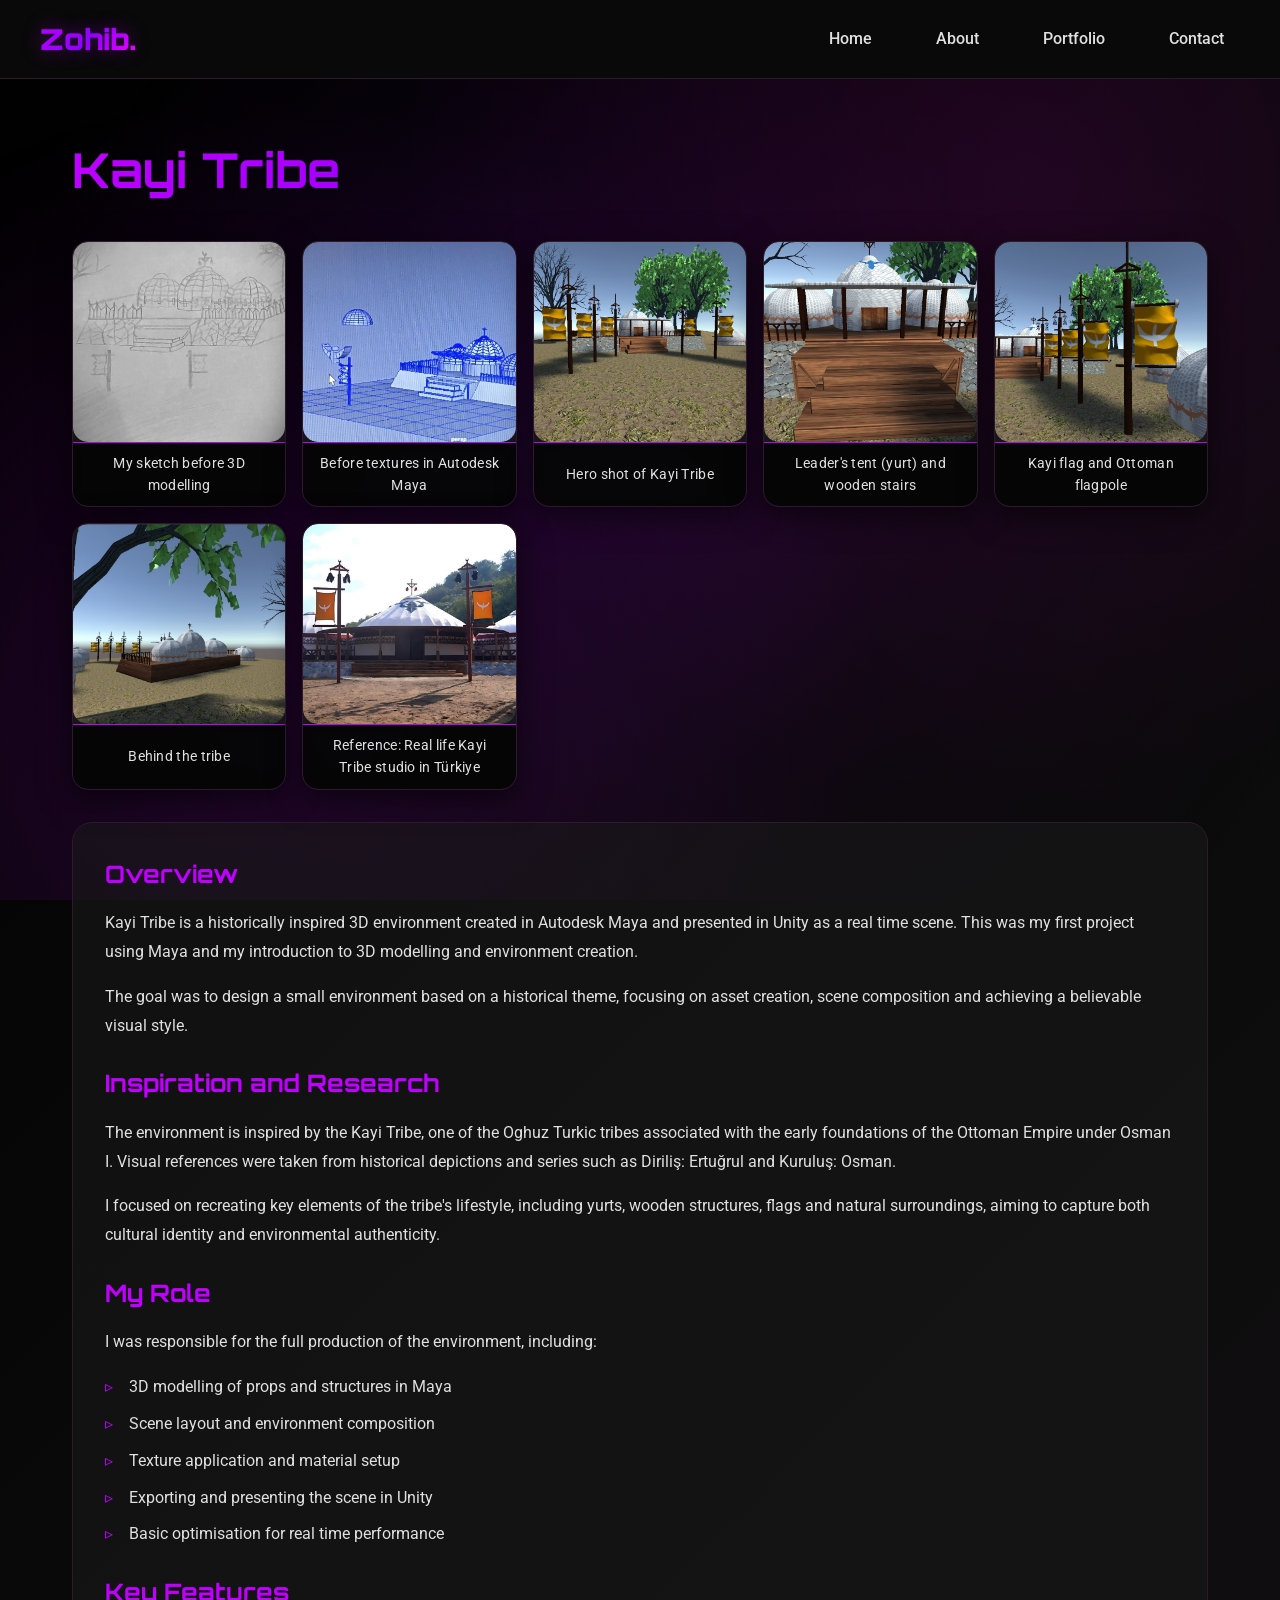
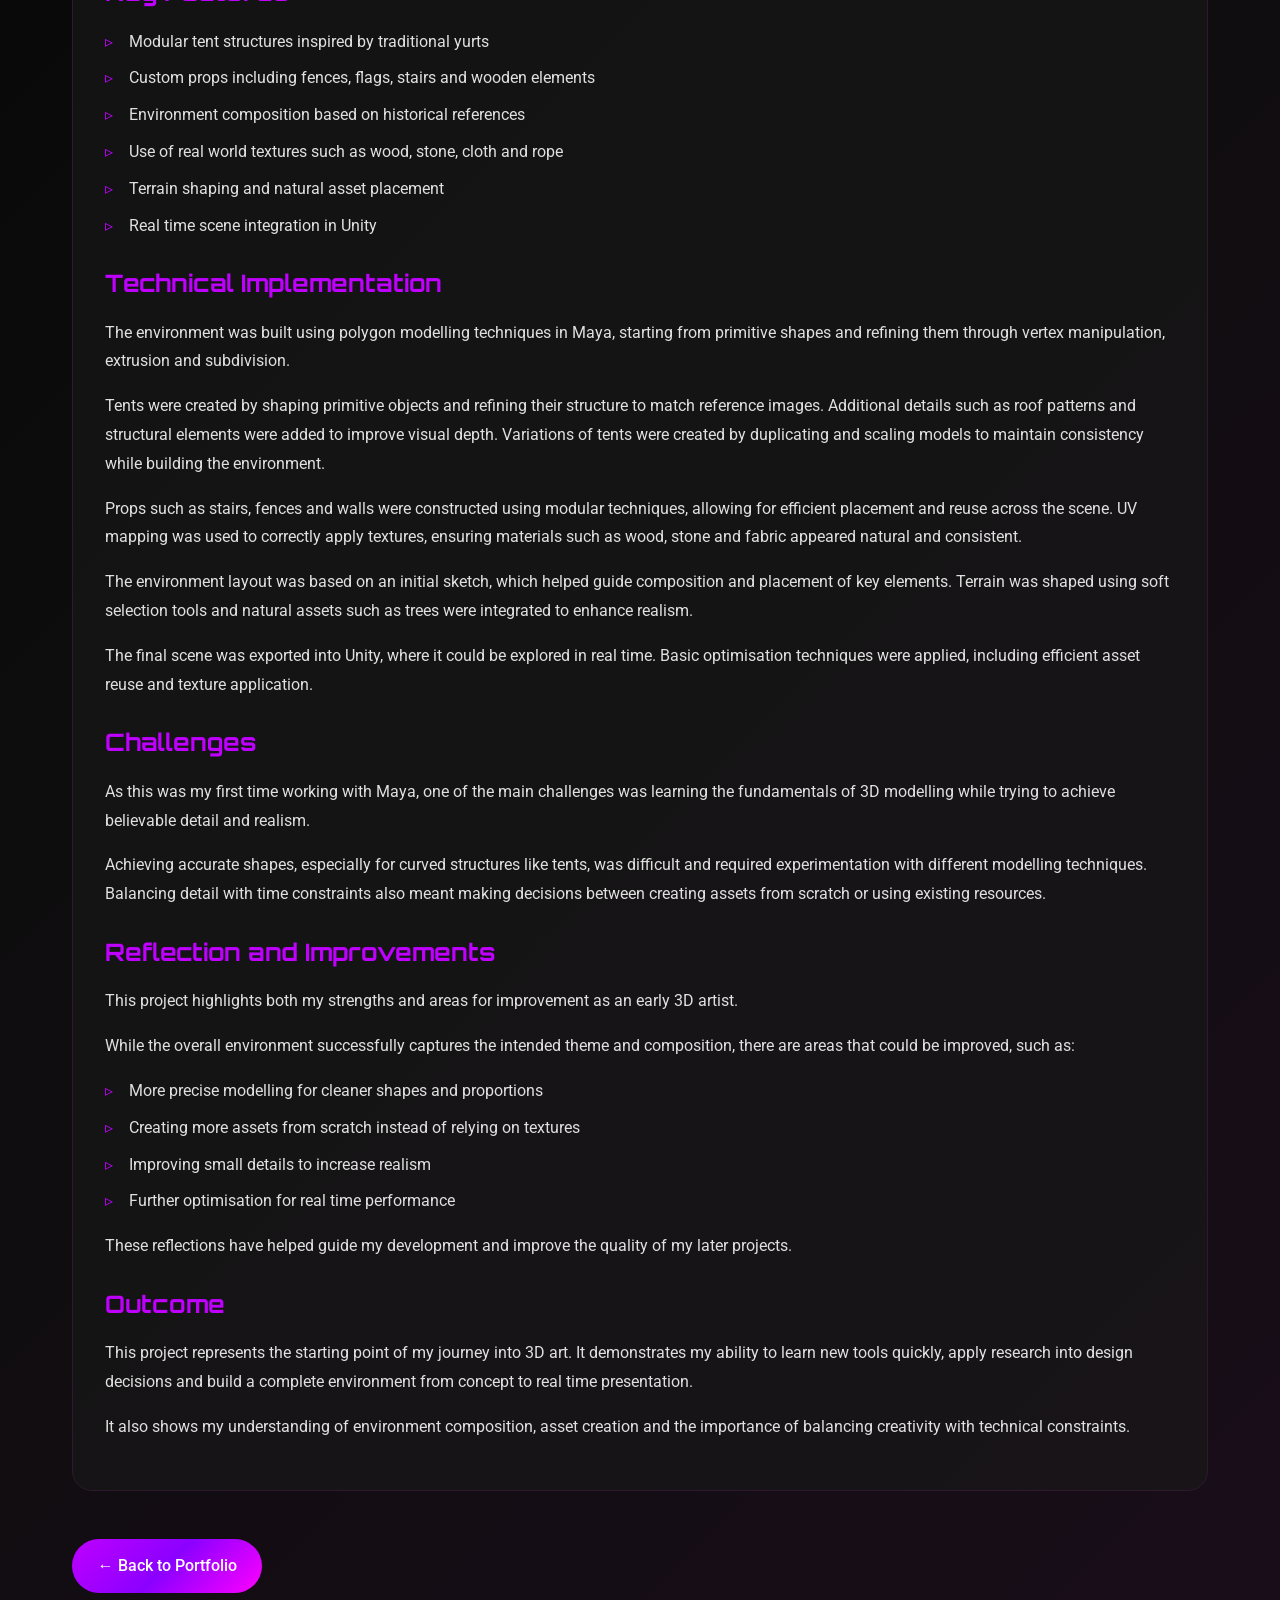
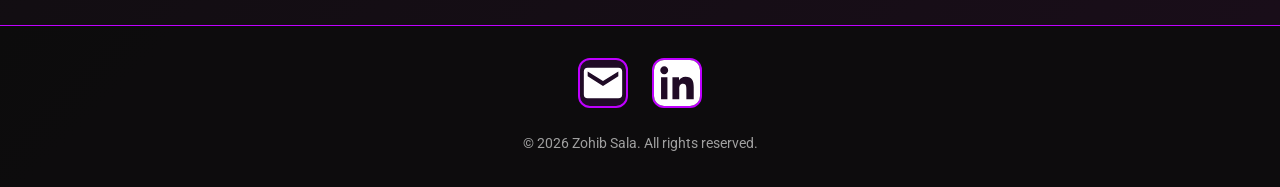
<file: kayi-tribe-project.html>
<!DOCTYPE html>
<html lang="en">
<head>
    <meta charset="UTF-8">
    <meta name="viewport" content="width=device-width, initial-scale=1.0">
    <title>Kayi Tribe - Zohib Sala</title>
    <link rel="stylesheet" href="style.css">
    <style>
        /* Enhanced Lightbox Styles - Cyberpunk Theme */
        .lightbox {
            display: none;
            position: fixed;
            top: 0;
            left: 0;
            width: 100%;
            height: 100%;
            background: rgba(0, 0, 0, 0.95);
            backdrop-filter: blur(8px);
            z-index: 2000;
            align-items: center;
            justify-content: center;
            opacity: 0;
            transition: opacity 0.3s ease;
        }

            .lightbox.active {
                display: flex;
                opacity: 1;
            }

        .lightbox-content {
            position: relative;
            max-width: 90vw;
            max-height: 90vh;
            text-align: center;
            animation: zoomIn 0.3s ease-out;
        }

        @keyframes zoomIn {
            from {
                transform: scale(0.9);
                opacity: 0;
            }

            to {
                transform: scale(1);
                opacity: 1;
            }
        }

        .lightbox-content img {
            max-width: 90vw;
            max-height: 85vh;
            width: auto;
            height: auto;
            object-fit: contain;
            border-radius: 12px;
            box-shadow: 0 0 30px rgba(191, 0, 255, 0.3);
            border: 1px solid var(--neon-purple, #bf00ff);
        }

        /* Close Button */
        .lightbox-close {
            position: fixed;
            top: 25px;
            right: 35px;
            color: white;
            font-size: 45px;
            font-weight: bold;
            cursor: pointer;
            z-index: 2001;
            transition: all 0.3s ease;
            background: rgba(191, 0, 255, 0.2);
            width: 50px;
            height: 50px;
            border-radius: 50%;
            display: flex;
            align-items: center;
            justify-content: center;
            backdrop-filter: blur(5px);
            border: 1px solid var(--neon-purple, #bf00ff);
        }

            .lightbox-close:hover {
                background: rgba(191, 0, 255, 0.5);
                transform: rotate(90deg);
                color: white;
            }

        /* Navigation Arrows */
        .lightbox-prev,
        .lightbox-next {
            position: fixed;
            top: 50%;
            transform: translateY(-50%);
            background: rgba(191, 0, 255, 0.2);
            backdrop-filter: blur(5px);
            color: white;
            font-size: 2rem;
            padding: 1rem;
            cursor: pointer;
            border-radius: 50%;
            width: 50px;
            height: 50px;
            display: flex;
            align-items: center;
            justify-content: center;
            transition: all 0.3s ease;
            z-index: 2001;
            border: 1px solid var(--neon-purple, #bf00ff);
        }

        .lightbox-prev {
            left: 25px;
        }

        .lightbox-next {
            right: 25px;
        }

            .lightbox-prev:hover,
            .lightbox-next:hover {
                background: rgba(191, 0, 255, 0.5);
                transform: translateY(-50%) scale(1.1);
                box-shadow: 0 0 20px rgba(191, 0, 255, 0.5);
            }

        /* Image Counter */
        .lightbox-counter {
            position: fixed;
            bottom: 25px;
            left: 50%;
            transform: translateX(-50%);
            background: rgba(0, 0, 0, 0.8);
            backdrop-filter: blur(5px);
            color: var(--neon-purple, #bf00ff);
            padding: 8px 16px;
            border-radius: 20px;
            font-family: "Orbitron", monospace;
            font-size: 0.9rem;
            z-index: 2001;
            border: 1px solid var(--neon-purple, #bf00ff);
            letter-spacing: 1px;
        }

        /* Media item with caption */
        .project-media {
            display: grid;
            grid-template-columns: repeat(auto-fit, minmax(200px, 1fr));
            gap: 1rem;
            margin-bottom: 2rem;
        }

        .media-item {
            background: rgba(26, 26, 26, 0.8);
            border: 1px solid var(--border-color, #2d1b2d);
            border-radius: 16px;
            overflow: hidden;
            transition: all 0.3s ease;
            cursor: pointer;
            position: relative;
            display: flex;
            flex-direction: column;
        }

            .media-item:hover {
                transform: translateY(-5px);
                border-color: var(--neon-purple, #bf00ff);
                box-shadow: 0 8px 32px rgba(191, 0, 255, 0.2);
            }

            .media-item img {
                width: 100%;
                height: 200px;
                object-fit: cover;
                display: block;
                transition: transform 0.3s ease;
                flex-shrink: 0;
            }

            .media-item:hover img {
                transform: scale(1.05);
            }

        /* Caption - full width */
        .media-caption {
            padding: 10px 14px;
            background: rgba(0, 0, 0, 0.75);
            backdrop-filter: blur(4px);
            border-top: 1px solid var(--neon-purple, #bf00ff);
            text-align: center;
            font-size: 0.85rem;
            color: var(--text-secondary, #e0e0e0);
            font-weight: 400;
            letter-spacing: 0.3px;
            transition: all 0.3s ease;
            min-height: 44px;
            display: flex;
            align-items: center;
            justify-content: center;
            width: 100%;
            flex: 1;
        }

        .media-item:hover .media-caption {
            background: rgba(191, 0, 255, 0.15);
            border-top-color: var(--neon-pink, #ff00ff);
            color: #ffffff;
        }

        /* Project Details Page */
        .project-details-page {
            max-width: 1200px;
            margin: 100px auto 0;
            padding: 2rem;
        }

            .project-details-page h2 {
                font-family: "Orbitron", monospace;
                font-size: clamp(2rem, 4vw, 3rem);
                margin-bottom: 2rem;
                background: linear-gradient(135deg, #bf00ff 0%, #8b00ff 50%, #ff00ff 100%);
                -webkit-background-clip: text;
                -webkit-text-fill-color: transparent;
                background-clip: text;
            }

        /* Section Styles */
        .project-details-section {
            background: rgba(26, 26, 26, 0.6);
            border: 1px solid var(--border-color, #2d1b2d);
            border-radius: 20px;
            padding: 2rem;
            margin: 2rem 0;
        }

            .project-details-section h3 {
                font-family: "Orbitron", monospace;
                font-size: 1.5rem;
                margin: 1.5rem 0 1rem 0;
                color: var(--neon-purple, #bf00ff);
            }

                .project-details-section h3:first-of-type {
                    margin-top: 0;
                }

            .project-details-section p {
                color: var(--text-secondary, #e0e0e0);
                line-height: 1.8;
                font-size: 1rem;
                margin-bottom: 1rem;
            }

            .project-details-section ul {
                list-style: none;
                padding-left: 0;
                margin: 1rem 0;
            }

            .project-details-section li {
                color: var(--text-secondary, #e0e0e0);
                line-height: 1.8;
                font-size: 1rem;
                padding-left: 1.5rem;
                position: relative;
                margin-bottom: 0.5rem;
            }

                .project-details-section li::before {
                    content: "▹";
                    position: absolute;
                    left: 0;
                    color: var(--neon-purple, #bf00ff);
                }

        .view-project-button {
            display: inline-flex;
            align-items: center;
            gap: 0.5rem;
            padding: 0.9rem 1.6rem;
            background: linear-gradient(135deg, #bf00ff 0%, #8b00ff 50%, #ff00ff 100%);
            color: white;
            text-decoration: none;
            border-radius: 50px;
            font-weight: 500;
            transition: all 0.3s ease;
            margin-top: 1rem;
        }

            .view-project-button:hover {
                transform: translateY(-2px);
                box-shadow: 0 5px 15px rgba(191, 0, 255, 0.4);
            }
    </style>
</head>
<body>
    <!-- Navigation -->
    <nav id="navbar">
        <div class="nav-container">
            <div class="nav-left"><h1>Zohib.</h1></div>
            <div class="nav-right" id="nav-menu">
                <a href="index.html">Home</a>
                <a href="about.html">About</a>
                <a href="portfolio.html">Portfolio</a>
                <a href="contact.html">Contact</a>
            </div>
            <div class="mobile-menu-toggle" id="mobile-menu-toggle">
                <span></span><span></span><span></span>
            </div>
        </div>
    </nav>

    <!-- Main Content -->
    <main class="project-details-page">
        <h2>Kayi Tribe</h2>

        <!-- Project Media -->
        <div class="project-media">
            <div class="media-item" data-index="0">
                <img src="images/kayi-tribe-image1.jpg" alt="Kayi Tribe">
                <div class="media-caption">My sketch before 3D modelling</div>
            </div>
            <div class="media-item" data-index="1">
                <img src="images/kayi-tribe-image2.jpg" alt="Kayi Tribe">
                <div class="media-caption">Before textures in Autodesk Maya</div>
            </div>
            <div class="media-item" data-index="2">
                <img src="images/kayi-tribe-image3.jpg" alt="Kayi Tribe">
                <div class="media-caption">Hero shot of Kayi Tribe</div>
            </div>
            <div class="media-item" data-index="3">
                <img src="images/kayi-tribe-image4.jpg" alt="Kayi Tribe">
                <div class="media-caption">Leader's tent (yurt) and wooden stairs</div>
            </div>
            <div class="media-item" data-index="4">
                <img src="images/kayi-tribe-image5.jpg" alt="Kayi Tribe">
                <div class="media-caption">Kayi flag and Ottoman flagpole</div>
            </div>
            <div class="media-item" data-index="5">
                <img src="images/kayi-tribe-image6.jpg" alt="Kayi Tribe">
                <div class="media-caption">Behind the tribe</div>
            </div>
            <div class="media-item" data-index="6">
                <img src="images/kayi-tribe-image7.jpg" alt="Kayi Tribe">
                <div class="media-caption">Reference: Real life Kayi Tribe studio in Türkiye</div>
            </div>
        </div>

        <!-- Project Details with Structured Sections -->
        <div class="project-details-section">
            <h3>Overview</h3>
            <p>Kayi Tribe is a historically inspired 3D environment created in Autodesk Maya and presented in Unity as a real time scene. This was my first project using Maya and my introduction to 3D modelling and environment creation.</p>
            <p>The goal was to design a small environment based on a historical theme, focusing on asset creation, scene composition and achieving a believable visual style.</p>

            <h3>Inspiration and Research</h3>
            <p>The environment is inspired by the Kayi Tribe, one of the Oghuz Turkic tribes associated with the early foundations of the Ottoman Empire under Osman I. Visual references were taken from historical depictions and series such as Diriliş: Ertuğrul and Kuruluş: Osman.</p>
            <p>I focused on recreating key elements of the tribe's lifestyle, including yurts, wooden structures, flags and natural surroundings, aiming to capture both cultural identity and environmental authenticity.</p>

            <h3>My Role</h3>
            <p>I was responsible for the full production of the environment, including:</p>
            <ul>
                <li>3D modelling of props and structures in Maya</li>
                <li>Scene layout and environment composition</li>
                <li>Texture application and material setup</li>
                <li>Exporting and presenting the scene in Unity</li>
                <li>Basic optimisation for real time performance</li>
            </ul>

            <h3>Key Features</h3>
            <ul>
                <li>Modular tent structures inspired by traditional yurts</li>
                <li>Custom props including fences, flags, stairs and wooden elements</li>
                <li>Environment composition based on historical references</li>
                <li>Use of real world textures such as wood, stone, cloth and rope</li>
                <li>Terrain shaping and natural asset placement</li>
                <li>Real time scene integration in Unity</li>
            </ul>

            <h3>Technical Implementation</h3>
            <p>The environment was built using polygon modelling techniques in Maya, starting from primitive shapes and refining them through vertex manipulation, extrusion and subdivision.</p>
            <p>Tents were created by shaping primitive objects and refining their structure to match reference images. Additional details such as roof patterns and structural elements were added to improve visual depth. Variations of tents were created by duplicating and scaling models to maintain consistency while building the environment.</p>
            <p>Props such as stairs, fences and walls were constructed using modular techniques, allowing for efficient placement and reuse across the scene. UV mapping was used to correctly apply textures, ensuring materials such as wood, stone and fabric appeared natural and consistent.</p>
            <p>The environment layout was based on an initial sketch, which helped guide composition and placement of key elements. Terrain was shaped using soft selection tools and natural assets such as trees were integrated to enhance realism.</p>
            <p>The final scene was exported into Unity, where it could be explored in real time. Basic optimisation techniques were applied, including efficient asset reuse and texture application.</p>

            <h3>Challenges</h3>
            <p>As this was my first time working with Maya, one of the main challenges was learning the fundamentals of 3D modelling while trying to achieve believable detail and realism.</p>
            <p>Achieving accurate shapes, especially for curved structures like tents, was difficult and required experimentation with different modelling techniques. Balancing detail with time constraints also meant making decisions between creating assets from scratch or using existing resources.</p>

            <h3>Reflection and Improvements</h3>
            <p>This project highlights both my strengths and areas for improvement as an early 3D artist.</p>
            <p>While the overall environment successfully captures the intended theme and composition, there are areas that could be improved, such as:</p>
            <ul>
                <li>More precise modelling for cleaner shapes and proportions</li>
                <li>Creating more assets from scratch instead of relying on textures</li>
                <li>Improving small details to increase realism</li>
                <li>Further optimisation for real time performance</li>
            </ul>
            <p>These reflections have helped guide my development and improve the quality of my later projects.</p>

            <h3>Outcome</h3>
            <p>This project represents the starting point of my journey into 3D art. It demonstrates my ability to learn new tools quickly, apply research into design decisions and build a complete environment from concept to real time presentation.</p>
            <p>It also shows my understanding of environment composition, asset creation and the importance of balancing creativity with technical constraints.</p>
        </div>

        <!-- Back Button -->
        <a href="portfolio.html" class="view-project-button">← Back to Portfolio</a>
    </main>

    <!-- Footer -->
    <footer>
        <div class="footer-content">
            <div class="social-media">
                <a href="mailto:zohibsala@gmail.com" class="social-link" aria-label="Email Contact">
                    <svg class="social-icon gmail-icon" viewBox="0 0 24 24" fill="currentColor" aria-hidden="true">
                        <path d="M20 4H4a2 2 0 0 0-2 2v12a2 2 0 0 0 2 2h16a2 2 0 0 0 2-2V6a2 2 0 0 0-2-2Zm0 4.5-8 5-8-5V6l8 5 8-5v2.5Z" />
                    </svg>
                </a>
                <a href="https://linkedin.com/in/zohib-sala" class="social-link" target="_blank" rel="noopener noreferrer" aria-label="LinkedIn Profile">
                    <svg class="social-icon linkedin-icon" viewBox="0 0 24 24" fill="currentColor" aria-hidden="true">
                        <path d="M20.447 20.452H16.89v-5.18c0-1.237-.026-2.83-1.724-2.83-1.725 0-1.988 1.347-1.988 2.739v5.271H9.62V9h3.41v1.561h.049c.476-.9 1.64-1.85 3.372-1.85 3.604 0 4.273 2.371 4.273 5.457v6.284zM5.337 7.433C4.19 7.433 3.27 6.507 3.27 5.368c0-1.139.92-2.063 2.067-2.063 1.14 0 2.06.925 2.06 2.063 0 1.139-.92 2.065-2.06 2.065zM6.999 20.452H3.675V9H7v11.452zM22.225 0H1.771C.792 0 0 .774 0 1.729v20.542C0 23.227.792 24 1.771 24h20.454C23.2 24 24 23.227 24 22.271V1.729C24 .774 23.2 0 22.225 0z" />
                    </svg>
                </a>
            </div>
            <p class="footer-text">
                &copy; 2026 Zohib Sala. All rights reserved.
            </p>
        </div>
    </footer>

    <!-- Enhanced Lightbox -->
    <div id="lightbox" class="lightbox">
        <span class="lightbox-close">&times;</span>
        <span class="lightbox-prev">‹</span>
        <span class="lightbox-next">›</span>
        <div class="lightbox-content"></div>
        <div class="lightbox-counter"></div>
    </div>

    <script>
        // Mobile menu toggle
        const mobileMenuToggle = document.getElementById('mobile-menu-toggle');
        const navMenu = document.getElementById('nav-menu');
        mobileMenuToggle.addEventListener('click', () => {
            navMenu.classList.toggle('active');
            mobileMenuToggle.classList.toggle('active');
        });

        // Navbar scroll effect
        const navbar = document.getElementById('navbar');
        window.addEventListener('scroll', () => {
            if (window.scrollY > 50) {
                navbar.classList.add('scrolled');
            } else {
                navbar.classList.remove('scrolled');
            }
        });

        // Enhanced Lightbox with Arrow Keys
        const mediaItems = document.querySelectorAll('.media-item');
        const images = Array.from(mediaItems).map(item => {
            const img = item.querySelector('img');
            return {
                src: img.src,
                alt: img.alt
            };
        });

        let currentIndex = 0;
        const lightbox = document.getElementById('lightbox');
        const lightboxContent = document.querySelector('.lightbox-content');
        const closeBtn = document.querySelector('.lightbox-close');
        const prevBtn = document.querySelector('.lightbox-prev');
        const nextBtn = document.querySelector('.lightbox-next');
        const counter = document.querySelector('.lightbox-counter');

        function openLightbox(index) {
            currentIndex = index;
            const image = images[currentIndex];
            lightboxContent.innerHTML = `<img src="${image.src}" alt="${image.alt}">`;
            counter.textContent = `${currentIndex + 1} / ${images.length}`;
            lightbox.classList.add('active');
            document.body.style.overflow = 'hidden';
        }

        function closeLightbox() {
            lightbox.classList.remove('active');
            document.body.style.overflow = 'auto';
        }

        function prevImage() {
            currentIndex = (currentIndex - 1 + images.length) % images.length;
            const image = images[currentIndex];
            lightboxContent.innerHTML = `<img src="${image.src}" alt="${image.alt}">`;
            counter.textContent = `${currentIndex + 1} / ${images.length}`;
        }

        function nextImage() {
            currentIndex = (currentIndex + 1) % images.length;
            const image = images[currentIndex];
            lightboxContent.innerHTML = `<img src="${image.src}" alt="${image.alt}">`;
            counter.textContent = `${currentIndex + 1} / ${images.length}`;
        }

        mediaItems.forEach((item, index) => {
            item.addEventListener('click', () => openLightbox(index));
        });

        closeBtn.addEventListener('click', closeLightbox);
        prevBtn.addEventListener('click', prevImage);
        nextBtn.addEventListener('click', nextImage);

        lightbox.addEventListener('click', (e) => {
            if (e.target === lightbox) closeLightbox();
        });

        document.addEventListener('keydown', (e) => {
            if (!lightbox.classList.contains('active')) return;

            switch (e.key) {
                case 'ArrowLeft':
                    prevImage();
                    break;
                case 'ArrowRight':
                    nextImage();
                    break;
                case 'Escape':
                    closeLightbox();
                    break;
            }
        });
    </script>
</body>
</html>
</file>
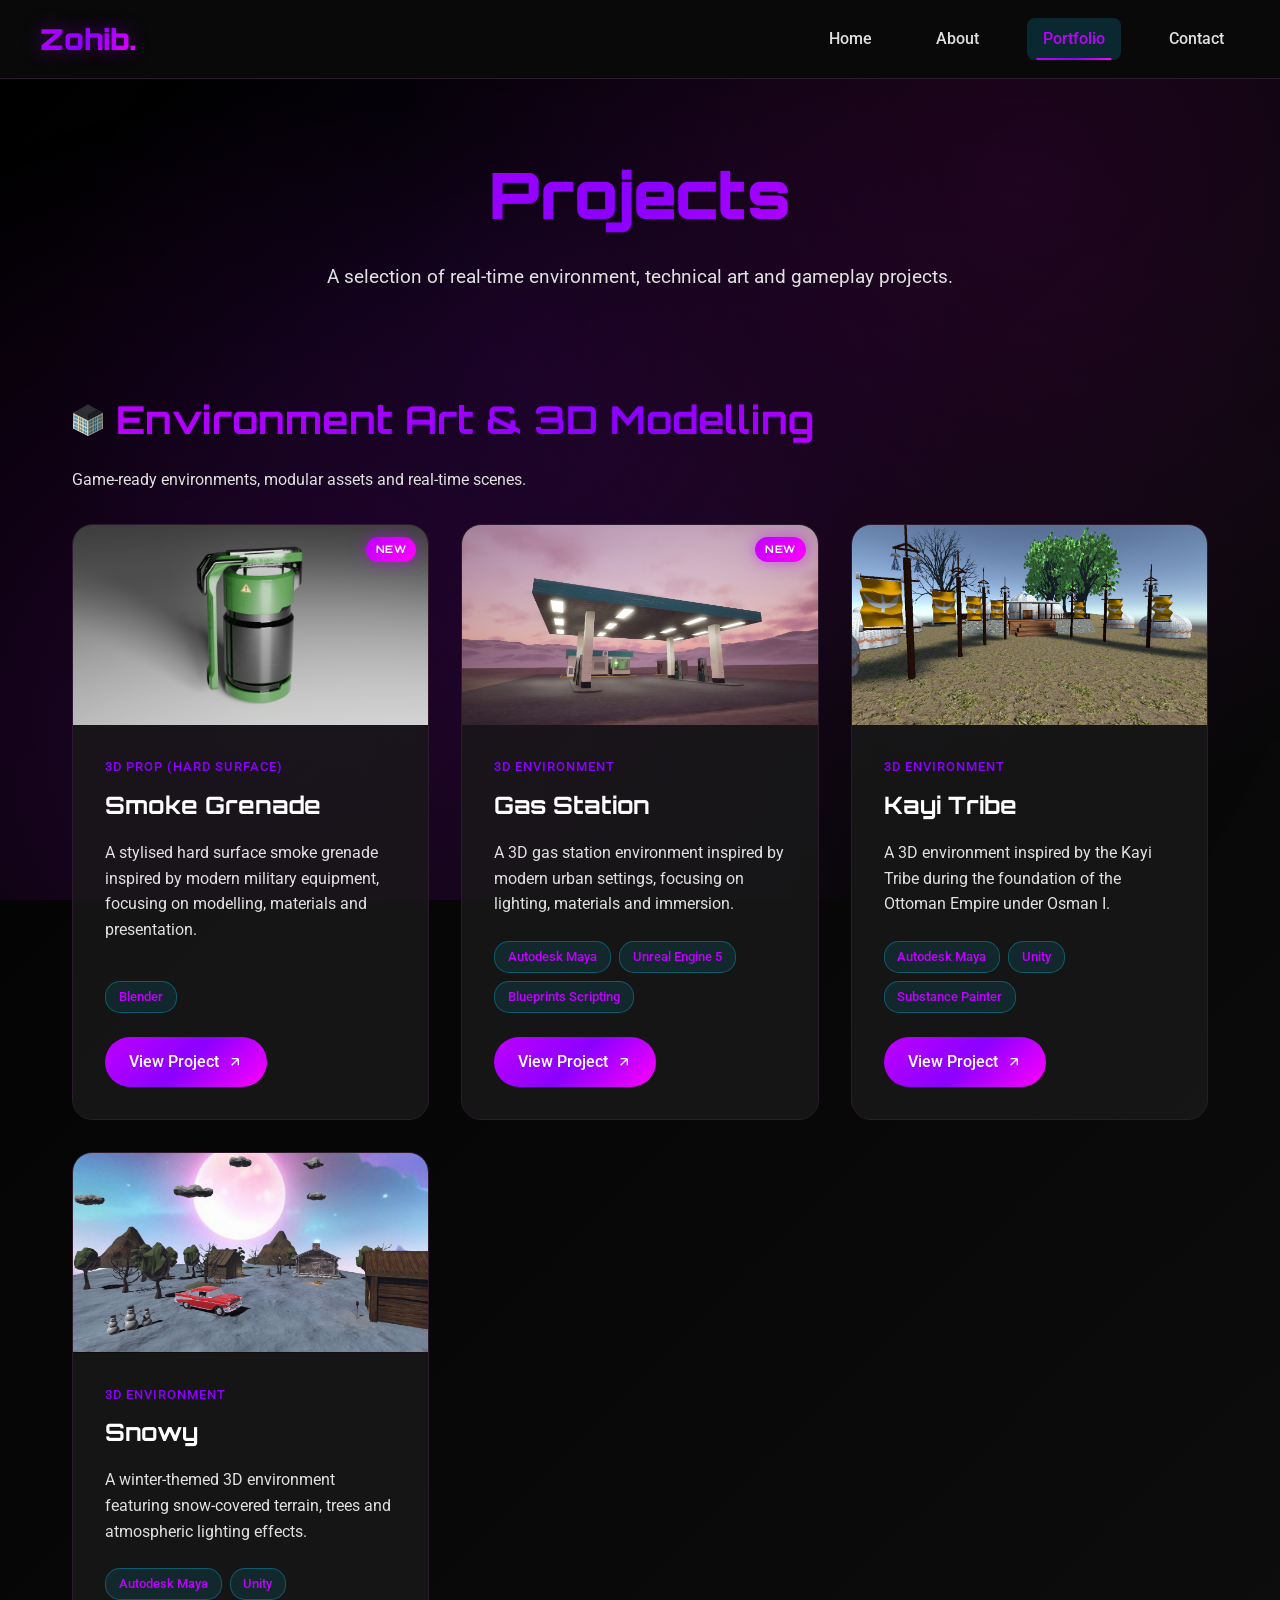
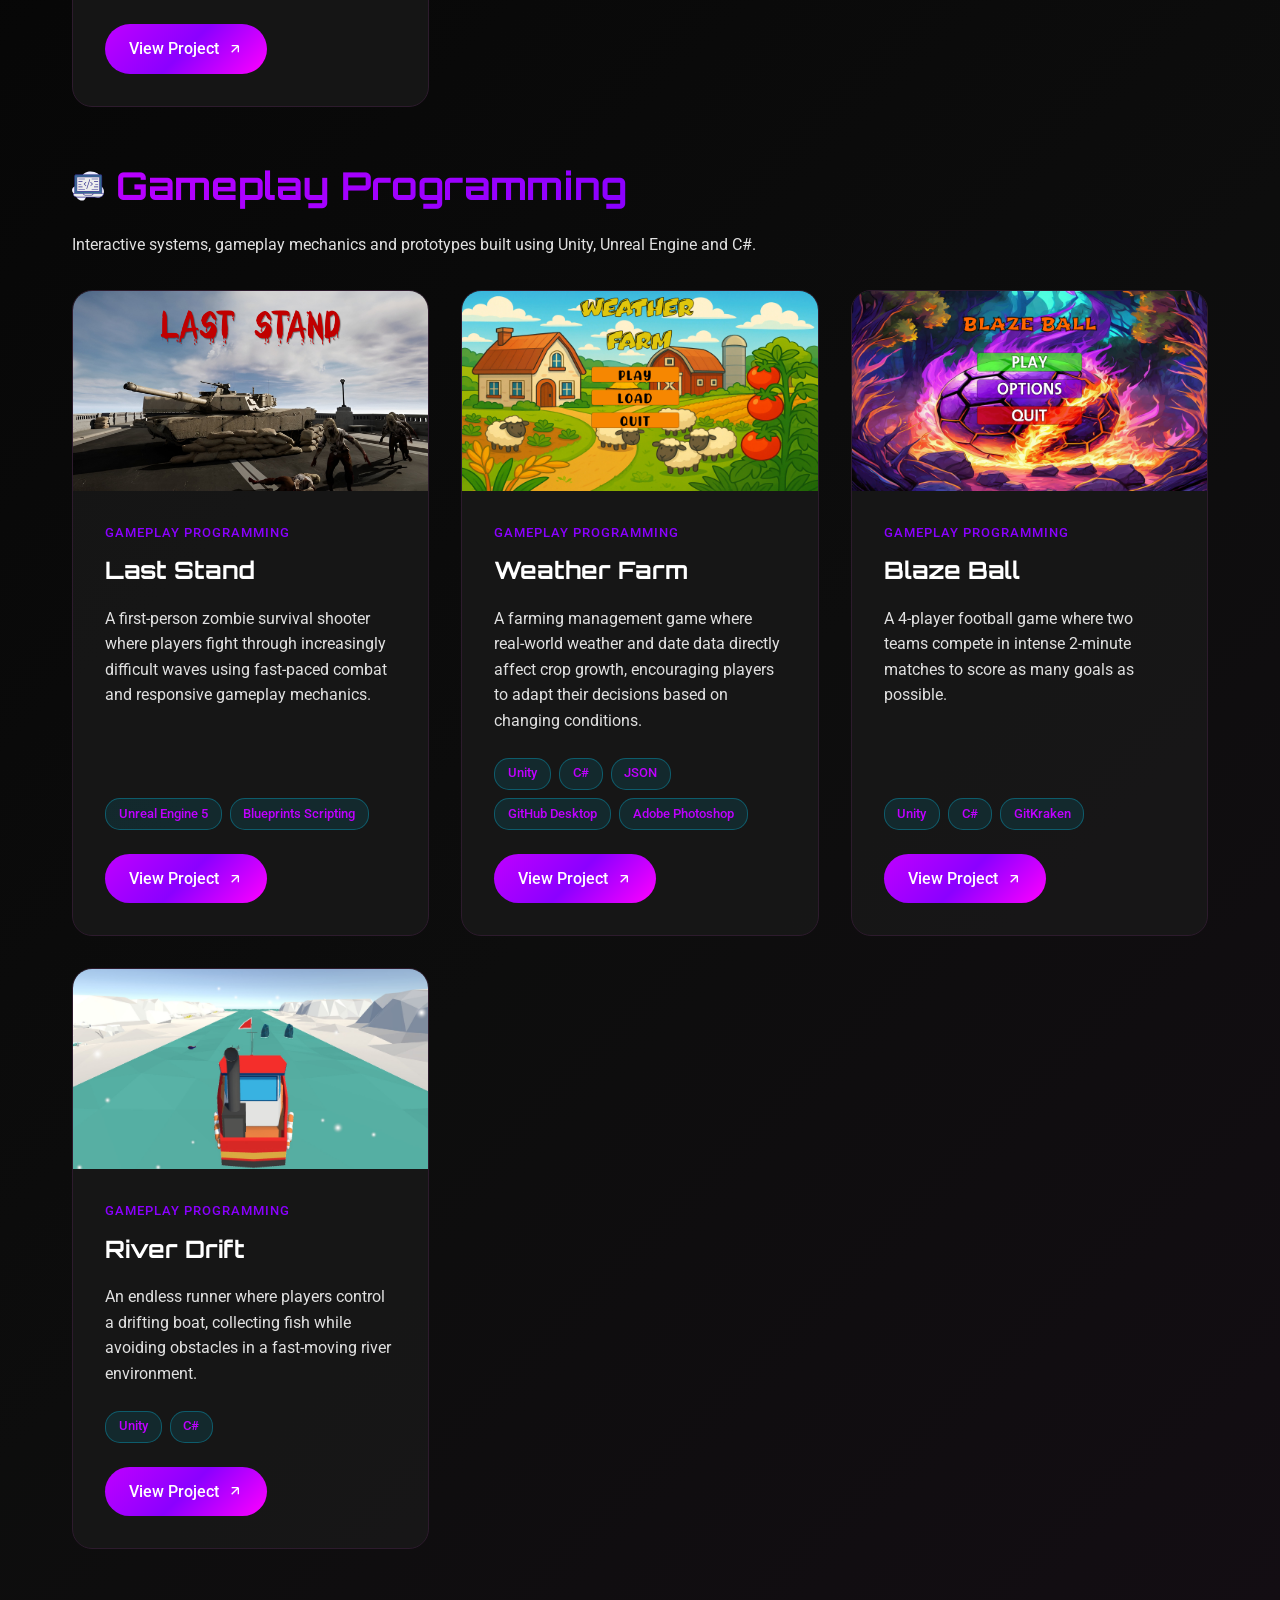
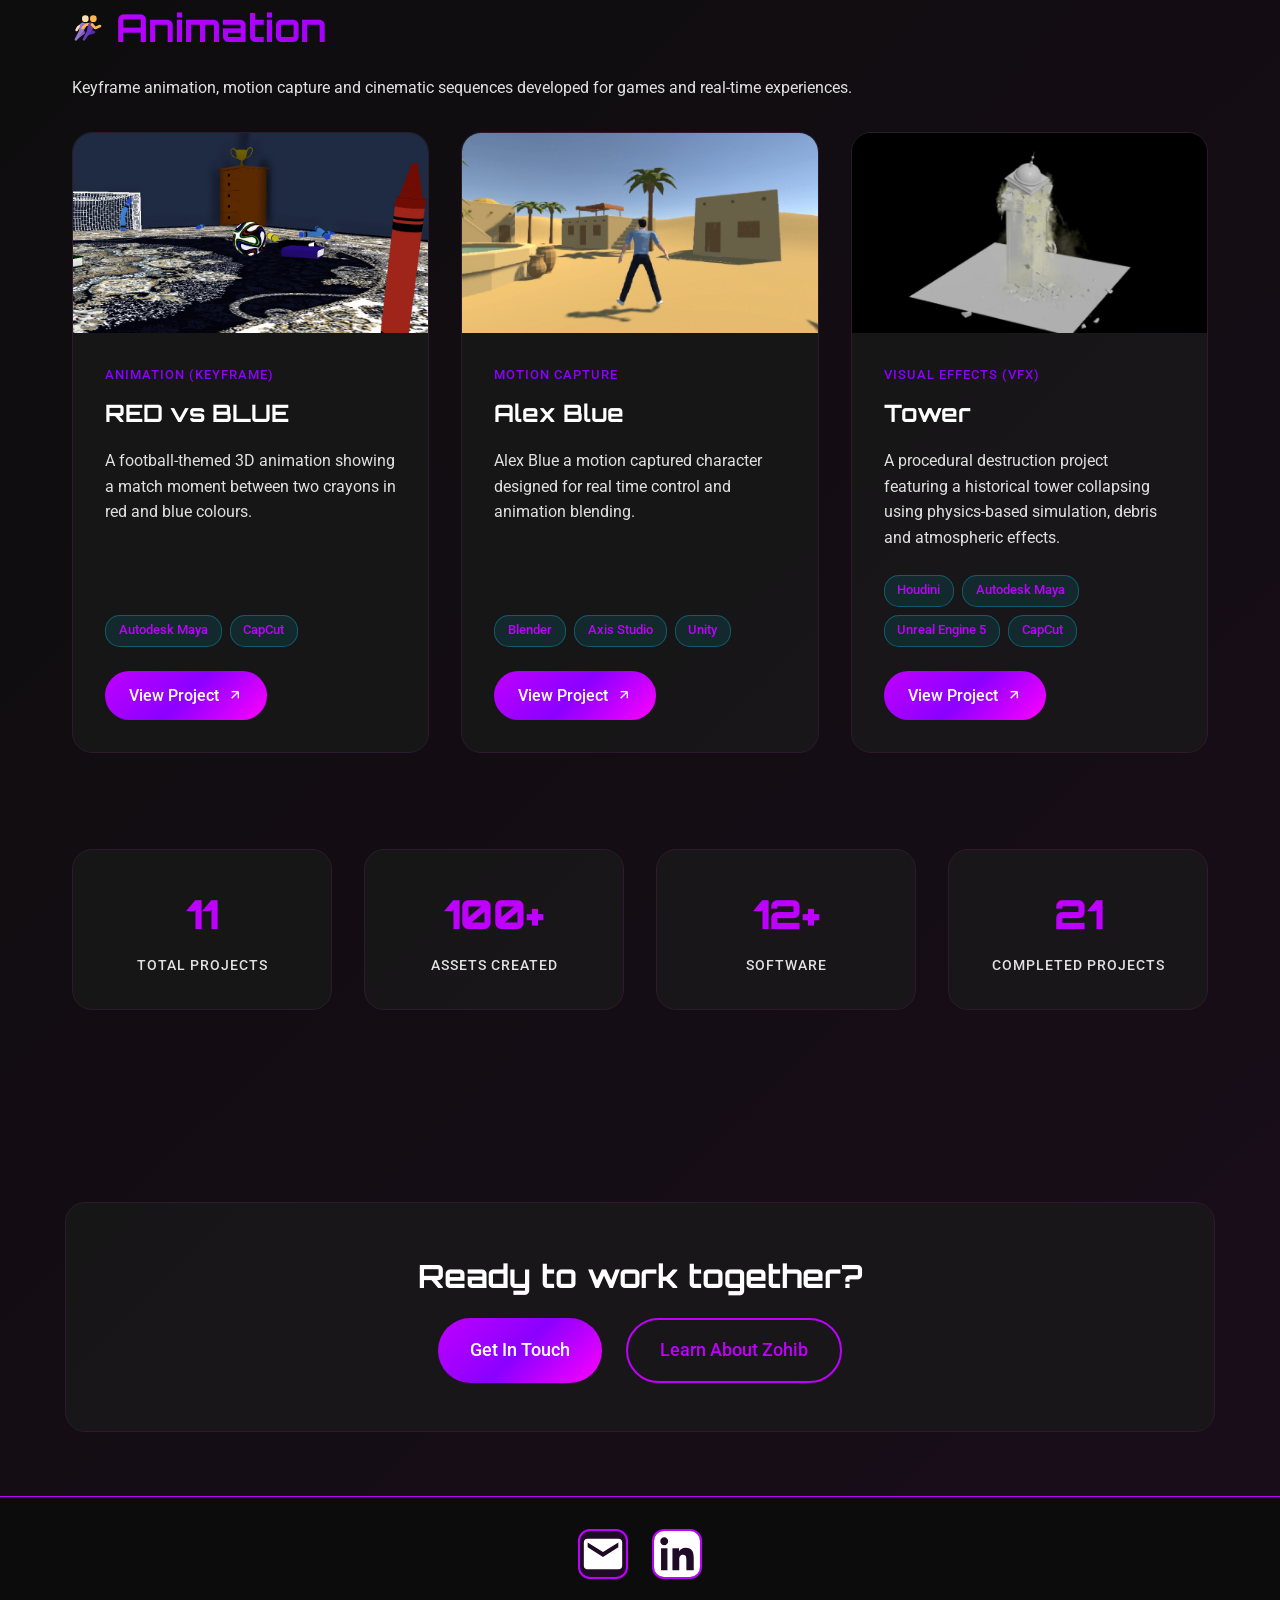
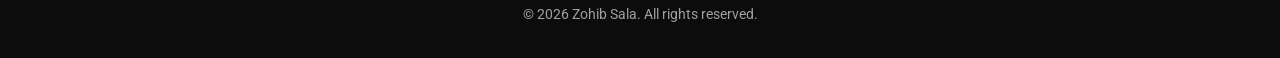
<file: portfolio.html>
<!DOCTYPE html>
<html lang="en">
<head>
    <meta charset="UTF-8" />
    <meta name="viewport" content="width=device-width, initial-scale=1.0" />
    <title>Projects - Zohib Sala</title>
    <meta name="description"
          content="Explore Zohib Sala's projects." />
    <link rel="stylesheet" href="style.css" />
    <link rel="preconnect" href="https://fonts.googleapis.com" />
    <link rel="preconnect" href="https://fonts.gstatic.com" crossorigin />

    <style>
        .portfolio-section .section-header h2 {
            display: flex;
            align-items: center;
            gap: 12px;
            font-family: "Orbitron", monospace;
            font-size: clamp(1.8rem, 3vw, 2.5rem);
            margin-bottom: 1rem;
            background: linear-gradient(135deg, #bf00ff 0%, #8b00ff 50%, #ff00ff 100%);
            -webkit-background-clip: text;
            -webkit-text-fill-color: transparent;
            background-clip: text;
        }

        .portfolio-section .section-header .section-icon {
            font-size: 2rem;
            line-height: 1;
            background: none;
            -webkit-text-fill-color: initial;
            color: #bf00ff;
        }

        .portfolio-section .section-header .section-icon-img {
            width: 32px;
            height: 32px;
            flex-shrink: 0;
            display: block;
        }

        .portfolio-section .section-header p {
            color: var(--text-secondary, #e0e0e0);
            font-size: 1rem;
            margin-left: 0;
            margin-bottom: 2rem;
        }

        .portfolio-header p {
            max-width: 100%;
        }

        .project-new-badge {
            position: absolute;
            top: 12px;
            right: 12px;
            background: linear-gradient(135deg, #bf00ff, #ff00ff);
            color: #ffffff;
            font-family: "Orbitron", monospace;
            font-size: 0.65rem;
            font-weight: 700;
            letter-spacing: 0.5px;
            padding: 4px 10px;
            border-radius: 20px;
            z-index: 5;
            text-transform: uppercase;
            box-shadow: 0 0 15px rgba(191, 0, 255, 0.5);
            animation: newBadgePulse 2s ease-in-out infinite;
        }

        @keyframes newBadgePulse {
            0%, 100% {
                box-shadow: 0 0 10px rgba(191, 0, 255, 0.4);
            }

            50% {
                box-shadow: 0 0 20px rgba(191, 0, 255, 0.8);
            }
        }

        .project-image {
            position: relative;
        }
    </style>
</head>
<body>
    <nav id="navbar">
        <div class="nav-container">
            <div class="nav-left">
                <h1>Zohib.</h1>
            </div>
            <div class="nav-right" id="nav-menu">
                <a href="index.html">Home</a>
                <a href="about.html">About</a>
                <a href="portfolio.html" class="active">Portfolio</a>
                <a href="contact.html">Contact</a>
            </div>
            <div class="mobile-menu-toggle" id="mobile-menu-toggle">
                <span></span>
                <span></span>
                <span></span>
            </div>
        </div>
    </nav>

    <main class="portfolio-page">
        <header class="portfolio-header fade-in-up">
            <h1>Projects</h1>
            <p>
                A selection of real-time environment, technical art and gameplay projects.
            </p>
        </header>

        <section class="portfolio-section">
            <div class="section-header">
                <h2>
                    <img src="images/environment.svg" alt="3D Environment / Modelling" class="section-icon-img">
                    Environment Art & 3D Modelling
                </h2>
                <p>Game-ready environments, modular assets and real-time scenes.</p>
            </div>
            <div class="projects-grid">

                <div class="project-card fade-in-up" data-category="3d-environment">
                    <div class="project-image">
                        <div class="project-placeholder">
                            <img src="images/smoke-grenade-cover.jpg" alt="Smoke Grenade" class="project-cover-image">
                        </div>
                        <div class="project-new-badge">New</div>
                    </div>
                    <div class="project-content">
                        <div class="project-category">3D Prop (Hard Surface)</div>
                        <h3>Smoke Grenade</h3>
                        <p>
                            A stylised hard surface smoke grenade inspired by modern military equipment, focusing on modelling, materials and presentation.
                        </p>
                        <div class="project-tech-list">
                            <span class="tech-tag">Blender</span>
                        </div>
                        <a href="smoke-grenade-project.html" class="project-link">
                            <span>View Project</span>
                            <svg width="16" height="16" viewBox="0 0 24 24" fill="none" stroke="currentColor" stroke-width="2">
                                <path d="M7 17L17 7M17 7H7M17 7V17" />
                            </svg>
                        </a>
                    </div>
                </div>

                <div class="project-card fade-in-up" data-category="3d-environment">
                    <div class="project-image">
                        <div class="project-placeholder">
                            <img src="images/gas-station-cover.jpg" alt="Gas Station" class="project-cover-image">
                        </div>
                        <div class="project-new-badge">New</div>
                    </div>
                    <div class="project-content">
                        <div class="project-category">3D Environment</div>
                        <h3>Gas Station</h3>
                        <p>
                            A 3D gas station environment inspired by modern urban settings, focusing on lighting, materials and immersion.
                        </p>
                        <div class="project-tech-list">
                            <span class="tech-tag">Autodesk Maya</span>
                            <span class="tech-tag">Unreal Engine 5</span>
                            <span class="tech-tag">Blueprints Scripting</span>
                        </div>
                        <a href="gas-station-project.html" class="project-link">
                            <span>View Project</span>
                            <svg width="16" height="16" viewBox="0 0 24 24" fill="none" stroke="currentColor" stroke-width="2">
                                <path d="M7 17L17 7M17 7H7M17 7V17" />
                            </svg>
                        </a>
                    </div>
                </div>

                <div class="project-card fade-in-up" data-category="3d-environment">
                    <div class="project-image">
                        <div class="project-placeholder">
                            <img src="images/kayi-tribe-cover.jpg" alt="Kayi Tribe" class="project-cover-image">
                        </div>
                    </div>
                    <div class="project-content">
                        <div class="project-category">3D Environment</div>
                        <h3>Kayi Tribe</h3>
                        <p>
                            A 3D environment inspired by the Kayi Tribe during the foundation of the Ottoman Empire under Osman I.
                        </p>
                        <div class="project-tech-list">
                            <span class="tech-tag">Autodesk Maya</span>
                            <span class="tech-tag">Unity</span>
                            <span class="tech-tag">Substance Painter</span>
                        </div>
                        <a href="kayi-tribe-project.html" class="project-link">
                            <span>View Project</span>
                            <svg width="16" height="16" viewBox="0 0 24 24" fill="none" stroke="currentColor" stroke-width="2">
                                <path d="M7 17L17 7M17 7H7M17 7V17" />
                            </svg>
                        </a>
                    </div>
                </div>

                <div class="project-card fade-in-up" data-category="3d-environment">
                    <div class="project-image">
                        <div class="project-placeholder">
                            <img src="images/snowy-cover.jpg" alt="Snowy" class="project-cover-image">
                        </div>
                    </div>
                    <div class="project-content">
                        <div class="project-category">3D Environment</div>
                        <h3>Snowy</h3>
                        <p>
                            A winter-themed 3D environment featuring snow-covered terrain, trees and atmospheric lighting effects.
                        </p>
                        <div class="project-tech-list">
                            <span class="tech-tag">Autodesk Maya</span>
                            <span class="tech-tag">Unity</span>
                        </div>
                        <a href="snowy-project.html" class="project-link">
                            <span>View Project</span>
                            <svg width="16" height="16" viewBox="0 0 24 24" fill="none" stroke="currentColor" stroke-width="2">
                                <path d="M7 17L17 7M17 7H7M17 7V17" />
                            </svg>
                        </a>
                    </div>
                </div>
            </div>
        </section>

        <section class="portfolio-section">
            <div class="section-header">
                <h2>
                    <img src="images/programming.svg" alt="Programming" class="section-icon-img">
                    Gameplay Programming
                </h2>
                <p>Interactive systems, gameplay mechanics and prototypes built using Unity, Unreal Engine and C#.</p>
            </div>
            <div class="projects-grid">

                <div class="project-card fade-in-up" data-category="programming">
                    <div class="project-image">
                        <div class="project-placeholder">
                            <img src="images/last-stand-cover.jpg" alt="Last Stand" class="project-cover-image">
                        </div>
                    </div>
                    <div class="project-content">
                        <div class="project-category">Gameplay Programming</div>
                        <h3>Last Stand</h3>
                        <p>
                            A first-person zombie survival shooter where players fight through increasingly difficult waves using fast-paced combat and responsive gameplay mechanics.
                        </p>
                        <div class="project-tech-list">
                            <span class="tech-tag">Unreal Engine 5</span>
                            <span class="tech-tag">Blueprints Scripting</span>
                        </div>
                        <a href="last-stand-project.html" class="project-link">
                            <span>View Project</span>
                            <svg width="16" height="16" viewBox="0 0 24 24" fill="none" stroke="currentColor" stroke-width="2">
                                <path d="M7 17L17 7M17 7H7M17 7V17" />
                            </svg>
                        </a>
                    </div>
                </div>

                <div class="project-card fade-in-up" data-category="programming">
                    <div class="project-image">
                        <div class="project-placeholder">
                            <img src="images/weather-farm-cover.jpg" alt="Weather Farm" class="project-cover-image">
                        </div>
                    </div>
                    <div class="project-content">
                        <div class="project-category">Gameplay Programming</div>
                        <h3>Weather Farm</h3>
                        <p>
                            A farming management game where real-world weather and date data directly affect crop growth,
                            encouraging players to adapt their decisions based on changing conditions.
                        </p>
                        <div class="project-tech-list">
                            <span class="tech-tag">Unity</span>
                            <span class="tech-tag">C#</span>
                            <span class="tech-tag">JSON</span>
                            <span class="tech-tag">GitHub Desktop</span>
                            <span class="tech-tag">Adobe Photoshop</span>
                        </div>
                        <a href="weather-farm-project.html" class="project-link">
                            <span>View Project</span>
                            <svg width="16" height="16" viewBox="0 0 24 24" fill="none" stroke="currentColor" stroke-width="2">
                                <path d="M7 17L17 7M17 7H7M17 7V17" />
                            </svg>
                        </a>
                    </div>
                </div>

                <div class="project-card fade-in-up" data-category="programming">
                    <div class="project-image">
                        <div class="project-placeholder">
                            <img src="images/blaze-ball-cover.jpg" alt="Blaze Ball" class="project-cover-image">
                        </div>
                    </div>
                    <div class="project-content">
                        <div class="project-category">Gameplay Programming</div>
                        <h3>Blaze Ball</h3>
                        <p>
                            A 4-player football game where two teams compete in intense 2-minute matches to score as many goals as possible.
                        </p>
                        <div class="project-tech-list">
                            <span class="tech-tag">Unity</span>
                            <span class="tech-tag">C#</span>
                            <span class="tech-tag">GitKraken</span>
                        </div>
                        <a href="blaze-ball-project.html" class="project-link">
                            <span>View Project</span>
                            <svg width="16" height="16" viewBox="0 0 24 24" fill="none" stroke="currentColor" stroke-width="2">
                                <path d="M7 17L17 7M17 7H7M17 7V17" />
                            </svg>
                        </a>
                    </div>
                </div>

                <div class="project-card fade-in-up" data-category="programming">
                    <div class="project-image">
                        <div class="project-placeholder">
                            <img src="images/river-drift-cover.jpg" alt="River Drift" class="project-cover-image">
                        </div>
                    </div>
                    <div class="project-content">
                        <div class="project-category">Gameplay Programming</div>
                        <h3>River Drift</h3>
                        <p>
                            An endless runner where players control a drifting boat, collecting fish while avoiding obstacles in a fast-moving river environment.
                        </p>
                        <div class="project-tech-list">
                            <span class="tech-tag">Unity</span>
                            <span class="tech-tag">C#</span>
                        </div>
                        <a href="river-drift-project.html" class="project-link">
                            <span>View Project</span>
                            <svg width="16" height="16" viewBox="0 0 24 24" fill="none" stroke="currentColor" stroke-width="2">
                                <path d="M7 17L17 7M17 7H7M17 7V17" />
                            </svg>
                        </a>
                    </div>
                </div>
            </div>
        </section>

        <section class="portfolio-section">
            <div class="section-header">
                <h2>
                    <img src="images/animation.svg" alt="Animation" class="section-icon-img">
                    Animation
                </h2>
                <p>Keyframe animation, motion capture and cinematic sequences developed for games and real-time experiences.</p>
            </div>
            <div class="projects-grid">

                <div class="project-card fade-in-up" data-category="animation">
                    <div class="project-image">
                        <div class="project-placeholder">
                            <img src="images/red-vs-blue-cover.jpg" alt="RED vs BLUE" class="project-cover-image">
                        </div>
                    </div>
                    <div class="project-content">
                        <div class="project-category">Animation (Keyframe)</div>
                        <h3>RED vs BLUE</h3>
                        <p>
                            A football-themed 3D animation showing a match moment
                            between two crayons in red and blue colours.
                        </p>
                        <div class="project-tech-list">
                            <span class="tech-tag">Autodesk Maya</span>
                            <span class="tech-tag">CapCut</span>
                        </div>
                        <a href="red-vs-blue-project.html" class="project-link">
                            <span>View Project</span>
                            <svg width="16" height="16" viewBox="0 0 24 24" fill="none" stroke="currentColor" stroke-width="2">
                                <path d="M7 17L17 7M17 7H7M17 7V17" />
                            </svg>
                        </a>
                    </div>
                </div>

                <div class="project-card fade-in-up" data-category="animation">
                    <div class="project-image">
                        <div class="project-placeholder">
                            <img src="images/alex-blue-cover.jpg" alt="Alex Blue" class="project-cover-image">
                        </div>
                    </div>
                    <div class="project-content">
                        <div class="project-category">Motion Capture</div>
                        <h3>Alex Blue</h3>
                        <p>
                            Alex Blue a motion captured character designed for real time control and animation blending.
                        </p>
                        <div class="project-tech-list">
                            <span class="tech-tag">Blender</span>
                            <span class="tech-tag">Axis Studio</span>
                            <span class="tech-tag">Unity</span>
                        </div>
                        <a href="alex-blue-project.html" class="project-link">
                            <span>View Project</span>
                            <svg width="16" height="16" viewBox="0 0 24 24" fill="none" stroke="currentColor" stroke-width="2">
                                <path d="M7 17L17 7M17 7H7M17 7V17" />
                            </svg>
                        </a>
                    </div>
                </div>

                <div class="project-card fade-in-up" data-category="animation">
                    <div class="project-image">
                        <div class="project-placeholder">
                            <img src="images/tower-cover.jpg" alt="Tower" class="project-cover-image">
                        </div>
                    </div>
                    <div class="project-content">
                        <div class="project-category">Visual Effects (VFX)</div>
                        <h3>Tower</h3>
                        <p>
                            A procedural destruction project featuring a historical tower collapsing using physics-based simulation, debris and atmospheric effects.
                        </p>
                        <div class="project-tech-list">
                            <span class="tech-tag">Houdini</span>
                            <span class="tech-tag">Autodesk Maya</span>
                            <span class="tech-tag">Unreal Engine 5</span>
                            <span class="tech-tag">CapCut</span>
                        </div>
                        <a href="tower-project.html" class="project-link">
                            <span>View Project</span>
                            <svg width="16" height="16" viewBox="0 0 24 24" fill="none" stroke="currentColor" stroke-width="2">
                                <path d="M7 17L17 7M17 7H7M17 7V17" />
                            </svg>
                        </a>
                    </div>
                </div>
            </div>
        </section>

        <section class="portfolio-stats fade-in-up">
            <div class="stats-grid">
                <div class="stat-card">
                    <div class="stat-number" id="total-projects-count">0</div>
                    <div class="stat-label">Total Projects</div>
                </div>
                <div class="stat-card">
                    <div class="stat-number">100+</div>
                    <div class="stat-label">Assets Created</div>
                </div>
                <div class="stat-card">
                    <div class="stat-number">12+</div>
                    <div class="stat-label">Software</div>
                </div>
                <div class="stat-card">
                    <div class="stat-number">21</div>
                    <div class="stat-label">Completed Projects</div>
                </div>
            </div>
        </section>
    </main>

    <section class="cta-section fade-in-up">
        <h3>Ready to work together?</h3>
        <div class="cta-buttons">
            <a href="contact.html" class="btn-primary">Get In Touch</a>
            <a href="about.html" class="btn-secondary">Learn About Zohib</a>
        </div>
    </section>

    <footer>
        <div class="footer-content">
            <div class="social-media">
                <a href="mailto:zohibsala@gmail.com" class="social-link" aria-label="Email Contact">
                    <svg class="social-icon gmail-icon" viewBox="0 0 24 24" fill="currentColor" aria-hidden="true">
                        <path d="M20 4H4a2 2 0 0 0-2 2v12a2 2 0 0 0 2 2h16a2 2 0 0 0 2-2V6a2 2 0 0 0-2-2Zm0 4.5-8 5-8-5V6l8 5 8-5v2.5Z" />
                    </svg>
                </a>
                <a href="https://linkedin.com/in/zohib-sala" class="social-link" target="_blank" rel="noopener noreferrer" aria-label="LinkedIn Profile">
                    <svg class="social-icon linkedin-icon" viewBox="0 0 24 24" fill="currentColor" aria-hidden="true">
                        <path d="M20.447 20.452H16.89v-5.18c0-1.237-.026-2.83-1.724-2.83-1.725 0-1.988 1.347-1.988 2.739v5.271H9.62V9h3.41v1.561h.049c.476-.9 1.64-1.85 3.372-1.85 3.604 0 4.273 2.371 4.273 5.457v6.284zM5.337 7.433C4.19 7.433 3.27 6.507 3.27 5.368c0-1.139.92-2.063 2.067-2.063 1.14 0 2.06.925 2.06 2.063 0 1.139-.92 2.065-2.06 2.065zM6.999 20.452H3.675V9H7v11.452zM22.225 0H1.771C.792 0 0 .774 0 1.729v20.542C0 23.227.792 24 1.771 24h20.454C23.2 24 24 23.227 24 22.271V1.729C24 .774 23.2 0 22.225 0z" />
                    </svg>
                </a>
            </div>
            <p class="footer-text">
                &copy; 2026 Zohib Sala. All rights reserved.
            </p>
        </div>
    </footer>

    <script>
        const mobileMenuToggle = document.getElementById("mobile-menu-toggle");
        const navMenu = document.getElementById("nav-menu");

        mobileMenuToggle.addEventListener("click", () => {
            navMenu.classList.toggle("active");
            mobileMenuToggle.classList.toggle("active");
        });

        const navbar = document.getElementById("navbar");
        window.addEventListener("scroll", () => {
            if (window.scrollY > 50) {
                navbar.classList.add("scrolled");
            } else {
                navbar.classList.remove("scrolled");
            }
        });

        const observerOptions = {
            threshold: 0.1,
            rootMargin: "0px 0px -50px 0px",
        };

        const observer = new IntersectionObserver((entries) => {
            entries.forEach((entry) => {
                if (entry.isIntersecting) {
                    entry.target.classList.add("fade-in-up");
                }
            });
        }, observerOptions);

        document.querySelectorAll(".fade-in-up").forEach((element) => {
            observer.observe(element);
        });

        document.querySelectorAll(".project-card").forEach((card) => {
            card.addEventListener("mouseenter", () => {
                card.style.transform = "translateY(-10px) scale(1.02)";
            });

            card.addEventListener("mouseleave", () => {
                card.style.transform = "translateY(0) scale(1)";
            });
        });

        function updateTotalProjects() {
            const totalProjects = document.querySelectorAll('.project-card').length;
            const statsNumber = document.getElementById('total-projects-count');
            if (statsNumber) {
                statsNumber.textContent = totalProjects;
            }
        }

        document.addEventListener('DOMContentLoaded', updateTotalProjects);
    </script>
</body>
</html>
</file>
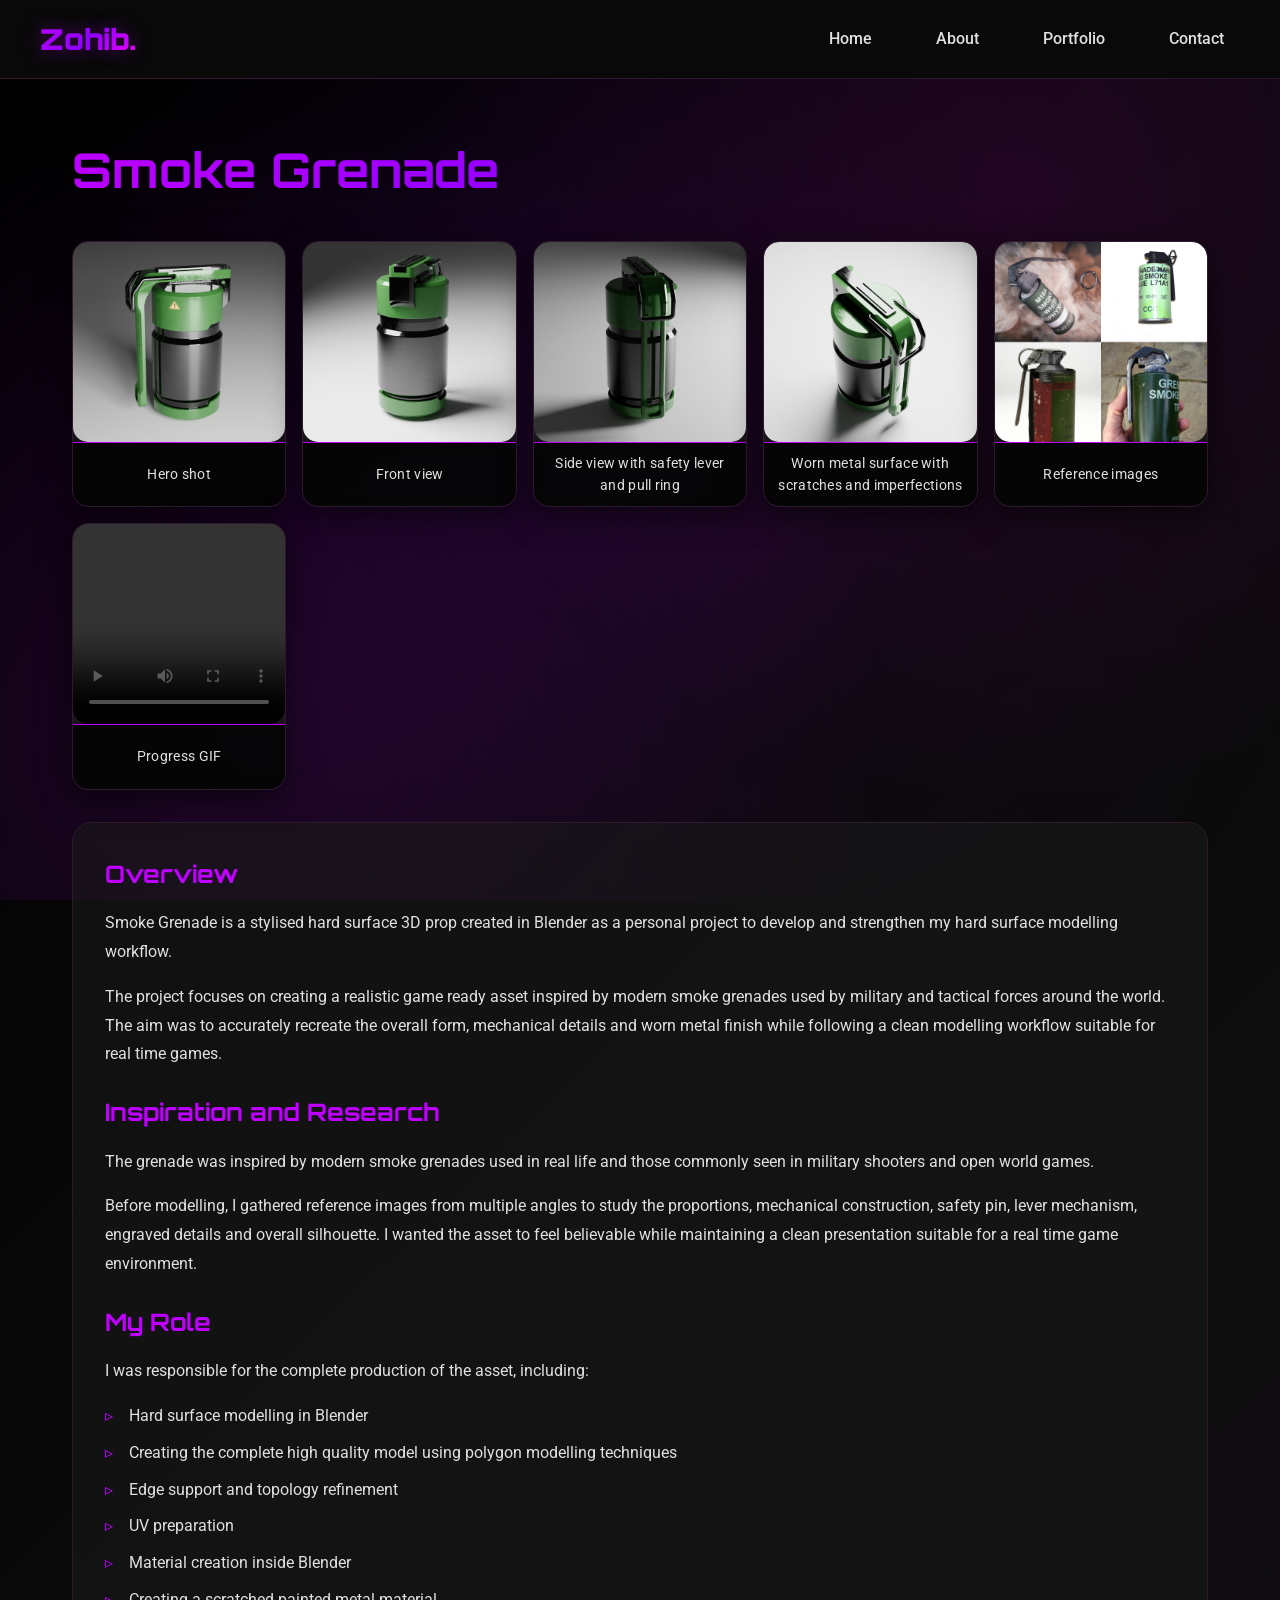
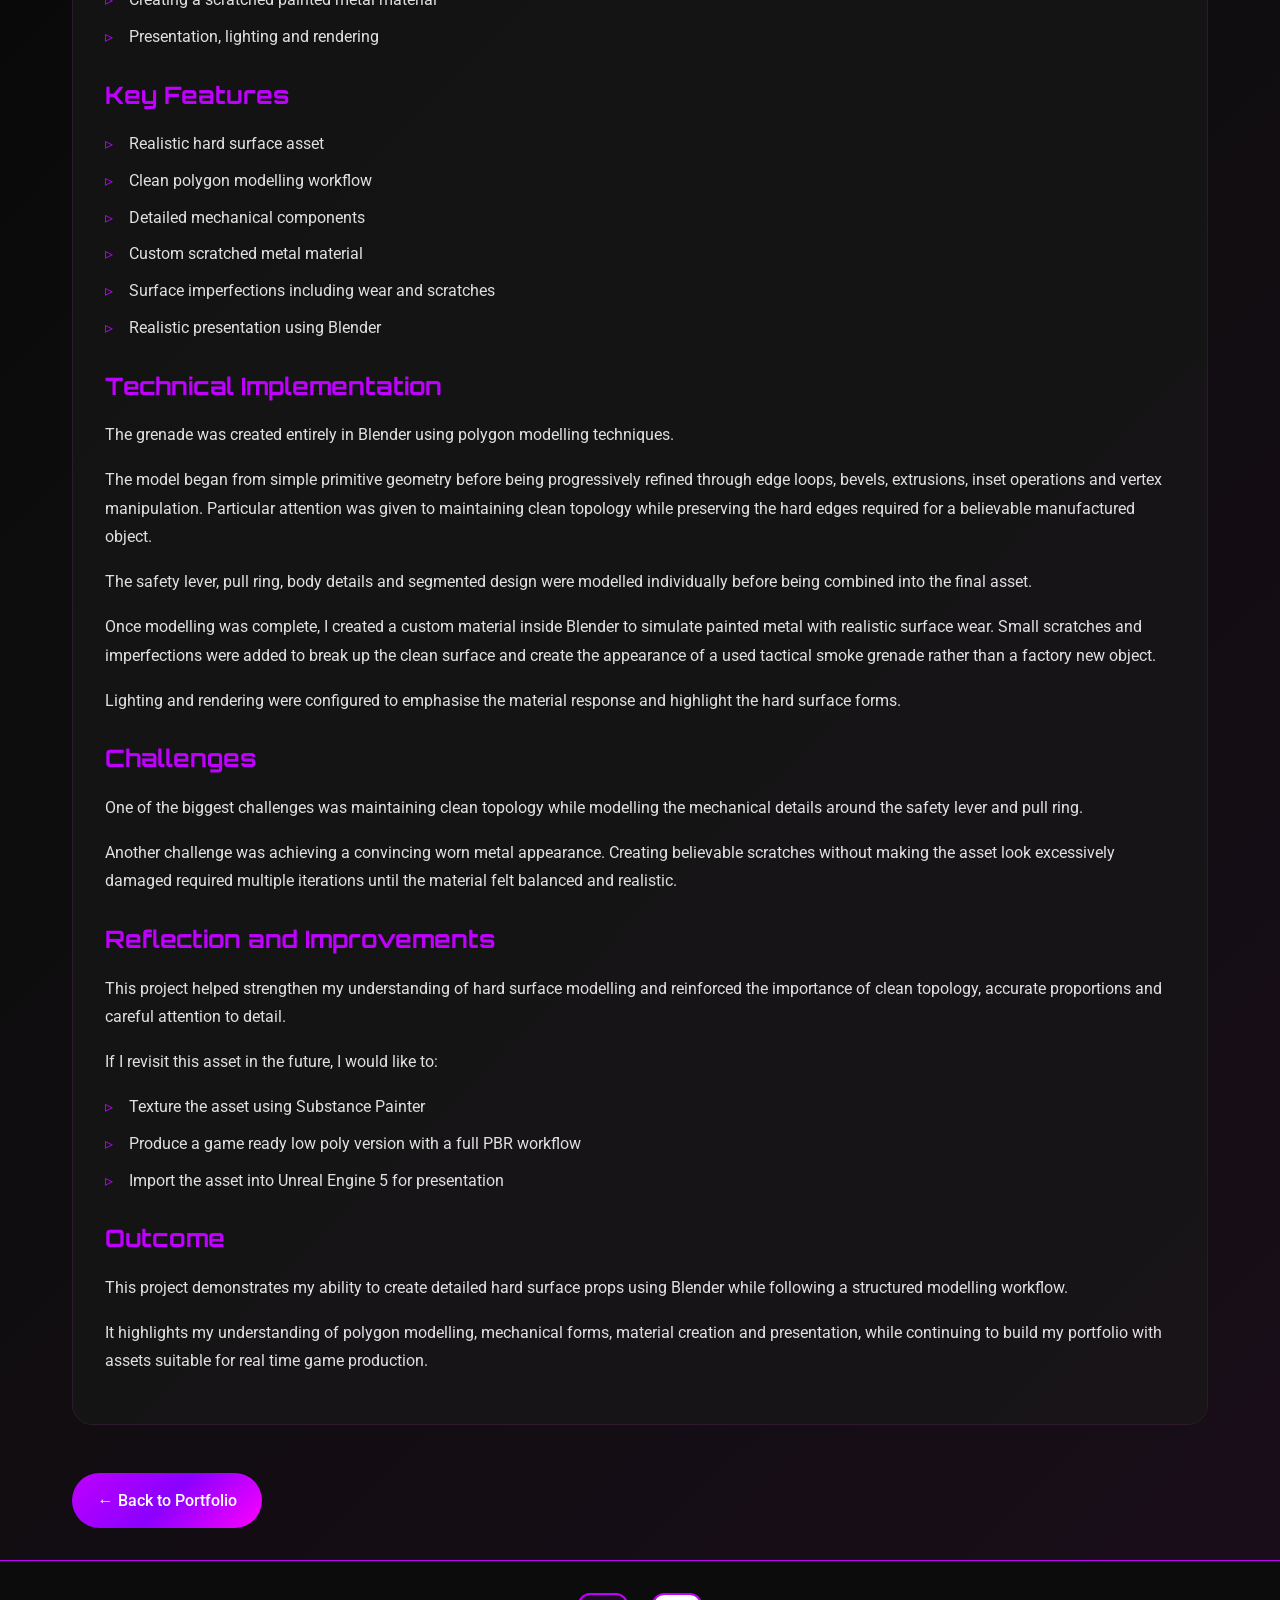
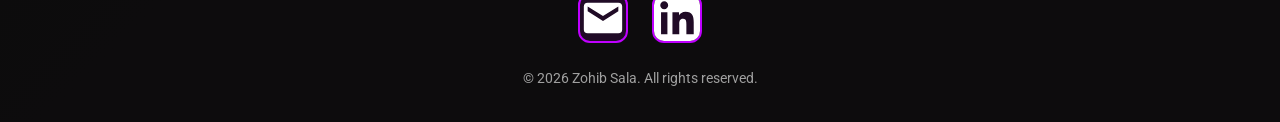
<file: smoke-grenade-project.html>
<!DOCTYPE html>
<html lang="en">
<head>
    <meta charset="UTF-8">
    <meta name="viewport" content="width=device-width, initial-scale=1.0">
    <title>Smoke Grenade - Zohib Sala</title>
    <link rel="stylesheet" href="style.css">
    <style>
        .lightbox {
            display: none;
            position: fixed;
            top: 0;
            left: 0;
            width: 100%;
            height: 100%;
            background: rgba(0, 0, 0, 0.95);
            backdrop-filter: blur(8px);
            z-index: 2000;
            align-items: center;
            justify-content: center;
            opacity: 0;
            transition: opacity 0.3s ease;
        }

            .lightbox.active {
                display: flex;
                opacity: 1;
            }

        .lightbox-content {
            position: relative;
            max-width: 90vw;
            max-height: 90vh;
            text-align: center;
            animation: zoomIn 0.3s ease-out;
        }

        @keyframes zoomIn {
            from {
                transform: scale(0.9);
                opacity: 0;
            }

            to {
                transform: scale(1);
                opacity: 1;
            }
        }

        .lightbox-content img {
            max-width: 90vw;
            max-height: 85vh;
            width: auto;
            height: auto;
            object-fit: contain;
            border-radius: 12px;
            box-shadow: 0 0 30px rgba(191, 0, 255, 0.3);
            border: 1px solid var(--neon-purple, #bf00ff);
        }

        .lightbox-close {
            position: fixed;
            top: 25px;
            right: 35px;
            color: white;
            font-size: 45px;
            font-weight: bold;
            cursor: pointer;
            z-index: 2001;
            transition: all 0.3s ease;
            background: rgba(191, 0, 255, 0.2);
            width: 50px;
            height: 50px;
            border-radius: 50%;
            display: flex;
            align-items: center;
            justify-content: center;
            backdrop-filter: blur(5px);
            border: 1px solid var(--neon-purple, #bf00ff);
        }

            .lightbox-close:hover {
                background: rgba(191, 0, 255, 0.5);
                transform: rotate(90deg);
                color: white;
            }

        .lightbox-prev,
        .lightbox-next {
            position: fixed;
            top: 50%;
            transform: translateY(-50%);
            background: rgba(191, 0, 255, 0.2);
            backdrop-filter: blur(5px);
            color: white;
            font-size: 2rem;
            padding: 1rem;
            cursor: pointer;
            border-radius: 50%;
            width: 50px;
            height: 50px;
            display: flex;
            align-items: center;
            justify-content: center;
            transition: all 0.3s ease;
            z-index: 2001;
            border: 1px solid var(--neon-purple, #bf00ff);
        }

        .lightbox-prev {
            left: 25px;
        }

        .lightbox-next {
            right: 25px;
        }

            .lightbox-prev:hover,
            .lightbox-next:hover {
                background: rgba(191, 0, 255, 0.5);
                transform: translateY(-50%) scale(1.1);
                box-shadow: 0 0 20px rgba(191, 0, 255, 0.5);
            }

        .lightbox-counter {
            position: fixed;
            bottom: 25px;
            left: 50%;
            transform: translateX(-50%);
            background: rgba(0, 0, 0, 0.8);
            backdrop-filter: blur(5px);
            color: var(--neon-purple, #bf00ff);
            padding: 8px 16px;
            border-radius: 20px;
            font-family: "Orbitron", monospace;
            font-size: 0.9rem;
            z-index: 2001;
            border: 1px solid var(--neon-purple, #bf00ff);
            letter-spacing: 1px;
        }

        .project-media {
            display: grid;
            grid-template-columns: repeat(auto-fit, minmax(200px, 1fr));
            gap: 1rem;
            margin-bottom: 2rem;
        }

        .media-item {
            background: rgba(26, 26, 26, 0.8);
            border: 1px solid var(--border-color, #2d1b2d);
            border-radius: 16px;
            overflow: hidden;
            transition: all 0.3s ease;
            cursor: pointer;
            position: relative;
            display: flex;
            flex-direction: column;
        }

            .media-item:hover {
                transform: translateY(-5px);
                border-color: var(--neon-purple, #bf00ff);
                box-shadow: 0 8px 32px rgba(191, 0, 255, 0.2);
            }

            .media-item video {
                width: 100%;
                height: 200px;
                object-fit: cover;
                display: block;
                transition: transform 0.3s ease;
                flex-shrink: 0;
            }

            .media-item:hover video {
                transform: scale(1.05);
            }

            .media-item img {
                width: 100%;
                height: 200px;
                object-fit: cover;
                display: block;
                transition: transform 0.3s ease;
                flex-shrink: 0;
            }

            .media-item:hover img {
                transform: scale(1.05);
            }

        .media-caption {
            padding: 10px 14px;
            background: rgba(0, 0, 0, 0.75);
            backdrop-filter: blur(4px);
            border-top: 1px solid var(--neon-purple, #bf00ff);
            text-align: center;
            font-size: 0.85rem;
            color: var(--text-secondary, #e0e0e0);
            font-weight: 400;
            letter-spacing: 0.3px;
            transition: all 0.3s ease;
            min-height: 44px;
            display: flex;
            align-items: center;
            justify-content: center;
            width: 100%;
            flex: 1;
        }

        .media-item:hover .media-caption {
            background: rgba(191, 0, 255, 0.15);
            border-top-color: var(--neon-pink, #ff00ff);
            color: #ffffff;
        }

        .project-details-page {
            max-width: 1200px;
            margin: 100px auto 0;
            padding: 2rem;
        }

            .project-details-page h2 {
                font-family: "Orbitron", monospace;
                font-size: clamp(2rem, 4vw, 3rem);
                margin-bottom: 2rem;
                background: linear-gradient(135deg, #bf00ff 0%, #8b00ff 50%, #ff00ff 100%);
                -webkit-background-clip: text;
                -webkit-text-fill-color: transparent;
                background-clip: text;
            }

        .project-details-section {
            background: rgba(26, 26, 26, 0.6);
            border: 1px solid var(--border-color, #2d1b2d);
            border-radius: 20px;
            padding: 2rem;
            margin: 2rem 0;
        }

            .project-details-section h3 {
                font-family: "Orbitron", monospace;
                font-size: 1.5rem;
                margin: 1.5rem 0 1rem 0;
                color: var(--neon-purple, #bf00ff);
            }

                .project-details-section h3:first-of-type {
                    margin-top: 0;
                }

            .project-details-section p {
                color: var(--text-secondary, #e0e0e0);
                line-height: 1.8;
                font-size: 1rem;
                margin-bottom: 1rem;
            }

            .project-details-section ul {
                list-style: none;
                padding-left: 0;
                margin: 1rem 0;
            }

            .project-details-section li {
                color: var(--text-secondary, #e0e0e0);
                line-height: 1.8;
                font-size: 1rem;
                padding-left: 1.5rem;
                position: relative;
                margin-bottom: 0.5rem;
            }

                .project-details-section li::before {
                    content: "▹";
                    position: absolute;
                    left: 0;
                    color: var(--neon-purple, #bf00ff);
                }

        .view-project-button {
            display: inline-flex;
            align-items: center;
            gap: 0.5rem;
            padding: 0.9rem 1.6rem;
            background: linear-gradient(135deg, #bf00ff 0%, #8b00ff 50%, #ff00ff 100%);
            color: white;
            text-decoration: none;
            border-radius: 50px;
            font-weight: 500;
            transition: all 0.3s ease;
            margin-top: 1rem;
        }

            .view-project-button:hover {
                transform: translateY(-2px);
                box-shadow: 0 5px 15px rgba(191, 0, 255, 0.4);
            }
    </style>
</head>
<body>
    <nav id="navbar">
        <div class="nav-container">
            <div class="nav-left"><h1>Zohib.</h1></div>
            <div class="nav-right" id="nav-menu">
                <a href="index.html">Home</a>
                <a href="about.html">About</a>
                <a href="portfolio.html">Portfolio</a>
                <a href="contact.html">Contact</a>
            </div>
            <div class="mobile-menu-toggle" id="mobile-menu-toggle">
                <span></span><span></span><span></span>
            </div>
        </div>
    </nav>

    <main class="project-details-page">
        <h2>Smoke Grenade</h2>

        <div class="project-media">
            <div class="media-item" data-index="0">
                <img src="images/smoke-grenade-image1.jpg" alt="Smoke Grenade">
                <div class="media-caption">Hero shot</div>
            </div>
            <div class="media-item" data-index="1">
                <img src="images/smoke-grenade-image2.jpg" alt="Smoke Grenade">
                <div class="media-caption">Front view</div>
            </div>
            <div class="media-item" data-index="2">
                <img src="images/smoke-grenade-image3.jpg" alt="Smoke Grenade">
                <div class="media-caption">Side view with safety lever and pull ring</div>
            </div>
            <div class="media-item" data-index="3">
                <img src="images/smoke-grenade-image4.jpg" alt="Smoke Grenade">
                <div class="media-caption">Worn metal surface with scratches and imperfections</div>
            </div>
            <div class="media-item" data-index="4">
                <img src="images/smoke-grenade-image5.jpg" alt="Smoke Grenade">
                <div class="media-caption">Reference images</div>
            </div>
            <div class="media-item">
                <video controls>
                    <source src="videos/smoke-grenade-video.mp4" type="video/mp4">
                    Your browser does not support the video tag.
                </video>
                <div class="media-caption">Progress GIF</div>
            </div>
        </div>

        <div class="project-details-section">
            <h3>Overview</h3>
            <p>Smoke Grenade is a stylised hard surface 3D prop created in Blender as a personal project to develop and strengthen my hard surface modelling workflow.</p>
            <p>The project focuses on creating a realistic game ready asset inspired by modern smoke grenades used by military and tactical forces around the world. The aim was to accurately recreate the overall form, mechanical details and worn metal finish while following a clean modelling workflow suitable for real time games.</p>

            <h3>Inspiration and Research</h3>
            <p>The grenade was inspired by modern smoke grenades used in real life and those commonly seen in military shooters and open world games.</p>
            <p>Before modelling, I gathered reference images from multiple angles to study the proportions, mechanical construction, safety pin, lever mechanism, engraved details and overall silhouette. I wanted the asset to feel believable while maintaining a clean presentation suitable for a real time game environment.</p>

            <h3>My Role</h3>
            <p>I was responsible for the complete production of the asset, including:</p>
            <ul>
                <li>Hard surface modelling in Blender</li>
                <li>Creating the complete high quality model using polygon modelling techniques</li>
                <li>Edge support and topology refinement</li>
                <li>UV preparation</li>
                <li>Material creation inside Blender</li>
                <li>Creating a scratched painted metal material</li>
                <li>Presentation, lighting and rendering</li>
            </ul>

            <h3>Key Features</h3>
            <ul>
                <li>Realistic hard surface asset</li>
                <li>Clean polygon modelling workflow</li>
                <li>Detailed mechanical components</li>
                <li>Custom scratched metal material</li>
                <li>Surface imperfections including wear and scratches</li>
                <li>Realistic presentation using Blender</li>
            </ul>

            <h3>Technical Implementation</h3>
            <p>The grenade was created entirely in Blender using polygon modelling techniques.</p>
            <p>The model began from simple primitive geometry before being progressively refined through edge loops, bevels, extrusions, inset operations and vertex manipulation. Particular attention was given to maintaining clean topology while preserving the hard edges required for a believable manufactured object.</p>
            <p>The safety lever, pull ring, body details and segmented design were modelled individually before being combined into the final asset.</p>
            <p>Once modelling was complete, I created a custom material inside Blender to simulate painted metal with realistic surface wear. Small scratches and imperfections were added to break up the clean surface and create the appearance of a used tactical smoke grenade rather than a factory new object.</p>
            <p>Lighting and rendering were configured to emphasise the material response and highlight the hard surface forms.</p>

            <h3>Challenges</h3>
            <p>One of the biggest challenges was maintaining clean topology while modelling the mechanical details around the safety lever and pull ring.</p>
            <p>Another challenge was achieving a convincing worn metal appearance. Creating believable scratches without making the asset look excessively damaged required multiple iterations until the material felt balanced and realistic.</p>

            <h3>Reflection and Improvements</h3>
            <p>This project helped strengthen my understanding of hard surface modelling and reinforced the importance of clean topology, accurate proportions and careful attention to detail.</p>
            <p>If I revisit this asset in the future, I would like to:</p>
            <ul>
                <li>Texture the asset using Substance Painter</li>
                <li>Produce a game ready low poly version with a full PBR workflow</li>
                <li>Import the asset into Unreal Engine 5 for presentation</li>
            </ul>

            <h3>Outcome</h3>
            <p>This project demonstrates my ability to create detailed hard surface props using Blender while following a structured modelling workflow.</p>
            <p>It highlights my understanding of polygon modelling, mechanical forms, material creation and presentation, while continuing to build my portfolio with assets suitable for real time game production.</p>
        </div>

        <a href="portfolio.html" class="view-project-button">← Back to Portfolio</a>
    </main>

    <footer>
        <div class="footer-content">
            <div class="social-media">
                <a href="mailto:zohibsala@gmail.com" class="social-link" aria-label="Email Contact">
                    <svg class="social-icon gmail-icon" viewBox="0 0 24 24" fill="currentColor" aria-hidden="true">
                        <path d="M20 4H4a2 2 0 0 0-2 2v12a2 2 0 0 0 2 2h16a2 2 0 0 0 2-2V6a2 2 0 0 0-2-2Zm0 4.5-8 5-8-5V6l8 5 8-5v2.5Z" />
                    </svg>
                </a>
                <a href="https://linkedin.com/in/zohib-sala" class="social-link" target="_blank" rel="noopener noreferrer" aria-label="LinkedIn Profile">
                    <svg class="social-icon linkedin-icon" viewBox="0 0 24 24" fill="currentColor" aria-hidden="true">
                        <path d="M20.447 20.452H16.89v-5.18c0-1.237-.026-2.83-1.724-2.83-1.725 0-1.988 1.347-1.988 2.739v5.271H9.62V9h3.41v1.561h.049c.476-.9 1.64-1.85 3.372-1.85 3.604 0 4.273 2.371 4.273 5.457v6.284zM5.337 7.433C4.19 7.433 3.27 6.507 3.27 5.368c0-1.139.92-2.063 2.067-2.063 1.14 0 2.06.925 2.06 2.063 0 1.139-.92 2.065-2.06 2.065zM6.999 20.452H3.675V9H7v11.452zM22.225 0H1.771C.792 0 0 .774 0 1.729v20.542C0 23.227.792 24 1.771 24h20.454C23.2 24 24 23.227 24 22.271V1.729C24 .774 23.2 0 22.225 0z" />
                    </svg>
                </a>
            </div>
            <p class="footer-text">
                &copy; 2026 Zohib Sala. All rights reserved.
            </p>
        </div>
    </footer>

    <div id="lightbox" class="lightbox">
        <span class="lightbox-close">&times;</span>
        <span class="lightbox-prev">‹</span>
        <span class="lightbox-next">›</span>
        <div class="lightbox-content"></div>
        <div class="lightbox-counter"></div>
    </div>

    <script>
        const mobileMenuToggle = document.getElementById('mobile-menu-toggle');
        const navMenu = document.getElementById('nav-menu');
        mobileMenuToggle.addEventListener('click', () => {
            navMenu.classList.toggle('active');
            mobileMenuToggle.classList.toggle('active');
        });

        const navbar = document.getElementById('navbar');
        window.addEventListener('scroll', () => {
            if (window.scrollY > 50) {
                navbar.classList.add('scrolled');
            } else {
                navbar.classList.remove('scrolled');
            }
        });

        const mediaItems = document.querySelectorAll('.media-item');
        const images = Array.from(mediaItems)
            .filter(item => item.querySelector('img') !== null)
            .map(item => {
                const img = item.querySelector('img');
                return {
                    src: img.src,
                    alt: img.alt
                };
            });

        let currentIndex = 0;
        const lightbox = document.getElementById('lightbox');
        const lightboxContent = document.querySelector('.lightbox-content');
        const closeBtn = document.querySelector('.lightbox-close');
        const prevBtn = document.querySelector('.lightbox-prev');
        const nextBtn = document.querySelector('.lightbox-next');
        const counter = document.querySelector('.lightbox-counter');

        function openLightbox(index) {
            if (images.length === 0) return;
            currentIndex = index;
            const image = images[currentIndex];
            lightboxContent.innerHTML = `<img src="${image.src}" alt="${image.alt}">`;
            counter.textContent = `${currentIndex + 1} / ${images.length}`;
            lightbox.classList.add('active');
            document.body.style.overflow = 'hidden';
        }

        function closeLightbox() {
            lightbox.classList.remove('active');
            document.body.style.overflow = 'auto';
        }

        function prevImage() {
            if (images.length === 0) return;
            currentIndex = (currentIndex - 1 + images.length) % images.length;
            const image = images[currentIndex];
            lightboxContent.innerHTML = `<img src="${image.src}" alt="${image.alt}">`;
            counter.textContent = `${currentIndex + 1} / ${images.length}`;
        }

        function nextImage() {
            if (images.length === 0) return;
            currentIndex = (currentIndex + 1) % images.length;
            const image = images[currentIndex];
            lightboxContent.innerHTML = `<img src="${image.src}" alt="${image.alt}">`;
            counter.textContent = `${currentIndex + 1} / ${images.length}`;
        }

        mediaItems.forEach((item) => {
            const img = item.querySelector('img');
            if (img) {
                item.addEventListener('click', () => {
                    const imgIndex = images.findIndex(imgData => imgData.src === img.src);
                    if (imgIndex !== -1) openLightbox(imgIndex);
                });
            }
        });

        closeBtn.addEventListener('click', closeLightbox);
        prevBtn.addEventListener('click', prevImage);
        nextBtn.addEventListener('click', nextImage);

        lightbox.addEventListener('click', (e) => {
            if (e.target === lightbox) closeLightbox();
        });

        document.addEventListener('keydown', (e) => {
            if (!lightbox.classList.contains('active')) return;

            switch (e.key) {
                case 'ArrowLeft':
                    prevImage();
                    break;
                case 'ArrowRight':
                    nextImage();
                    break;
                case 'Escape':
                    closeLightbox();
                    break;
            }
        });
    </script>
</body>
</html>
</file>
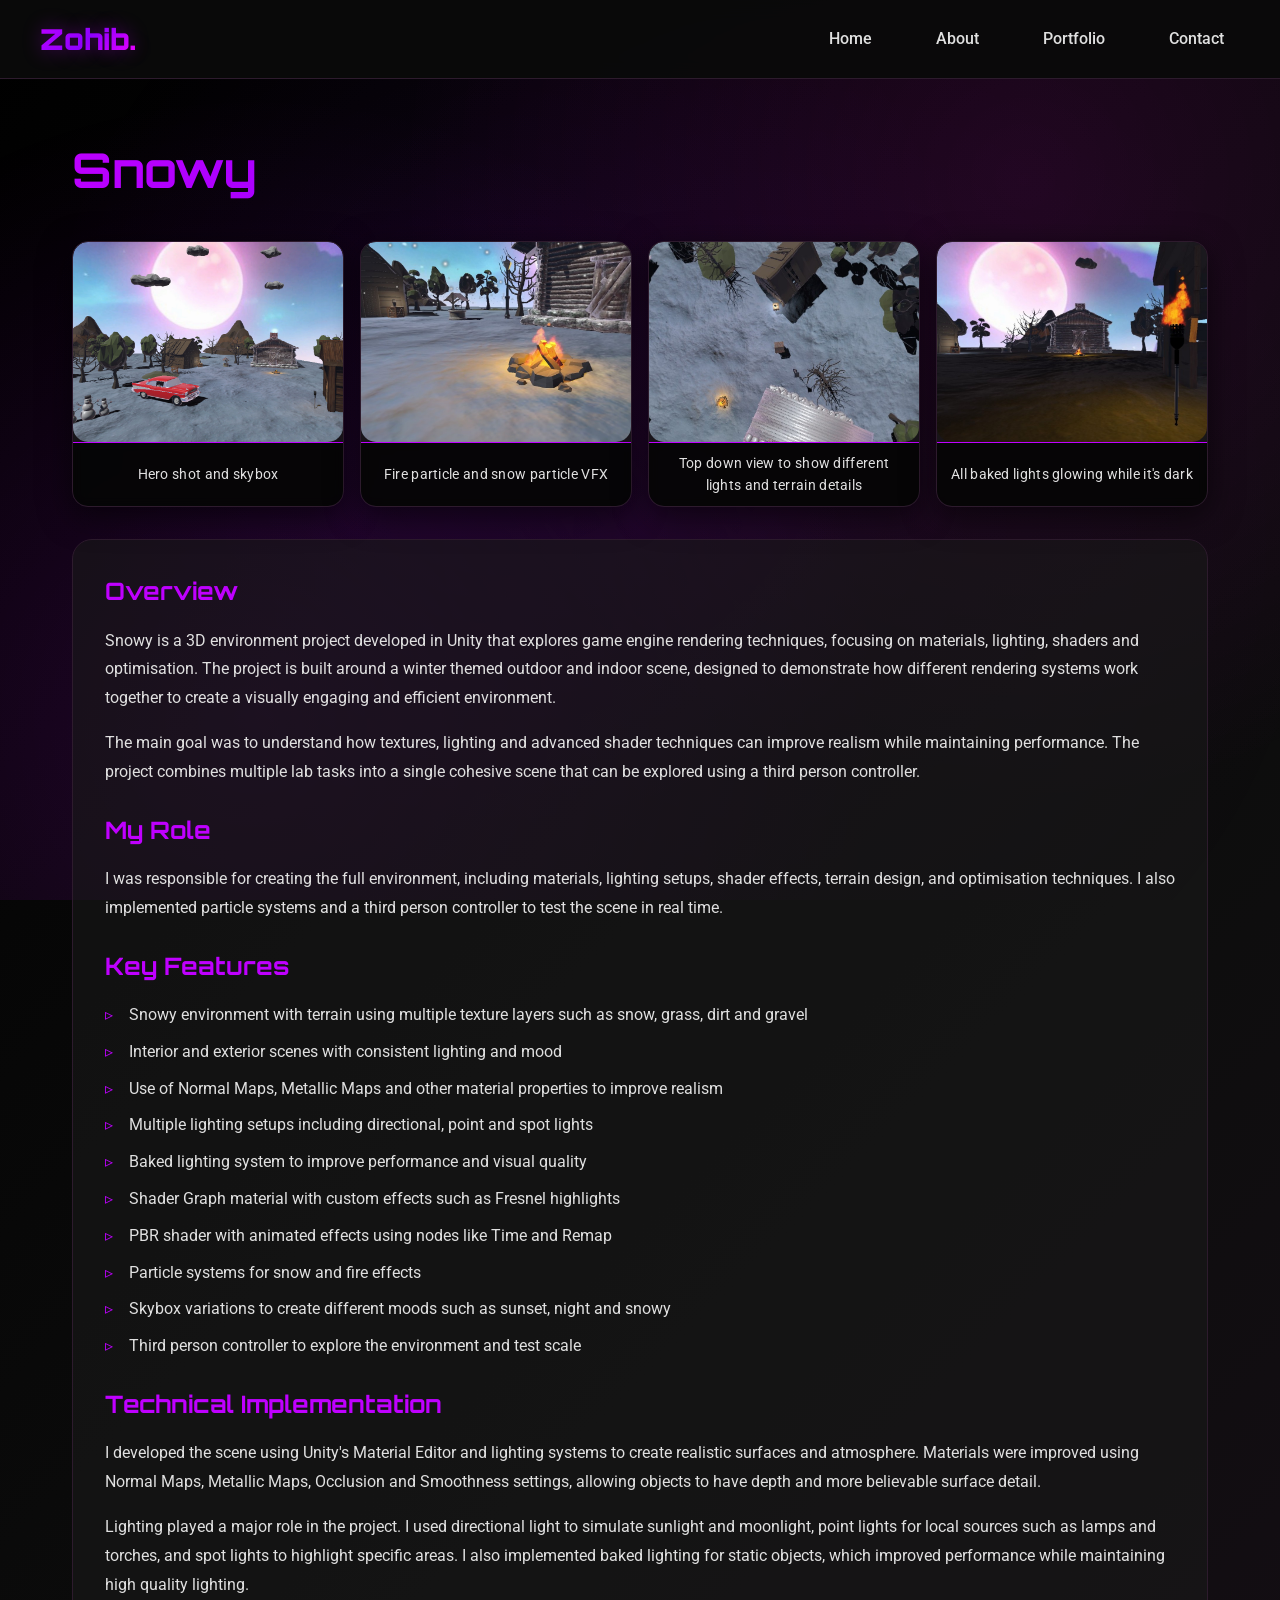
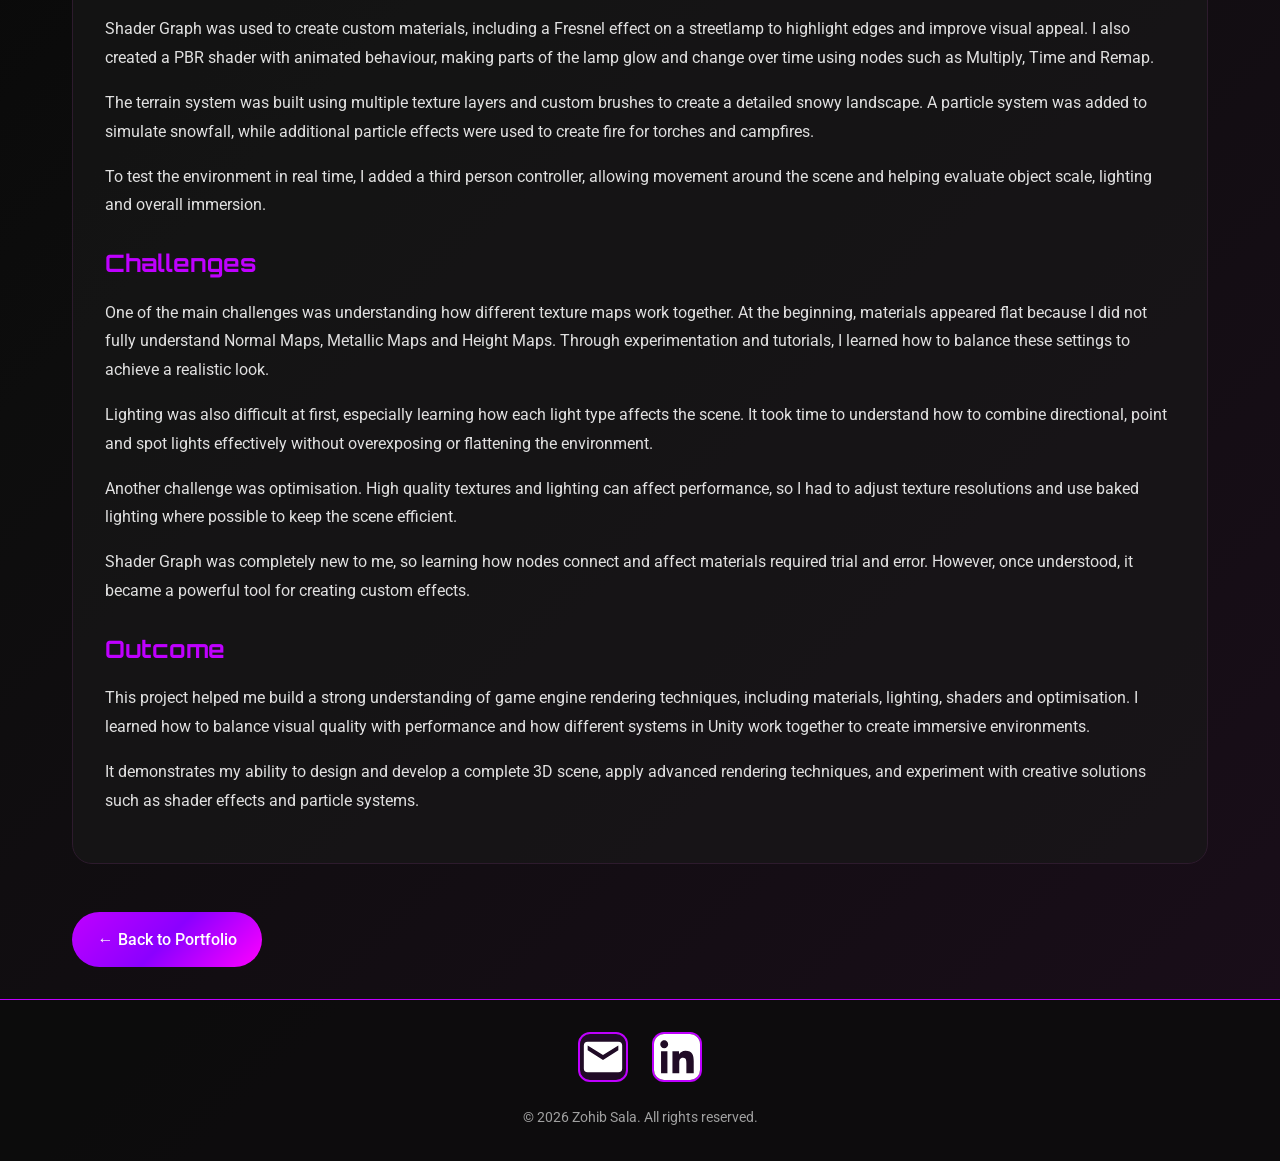
<file: snowy-project.html>
<!DOCTYPE html>
<html lang="en">
<head>
    <meta charset="UTF-8">
    <meta name="viewport" content="width=device-width, initial-scale=1.0">
    <title>Snowy - Zohib Sala</title>
    <link rel="stylesheet" href="style.css">
    <style>
        /* Enhanced Lightbox Styles - Cyberpunk Theme */
        .lightbox {
            display: none;
            position: fixed;
            top: 0;
            left: 0;
            width: 100%;
            height: 100%;
            background: rgba(0, 0, 0, 0.95);
            backdrop-filter: blur(8px);
            z-index: 2000;
            align-items: center;
            justify-content: center;
            opacity: 0;
            transition: opacity 0.3s ease;
        }

            .lightbox.active {
                display: flex;
                opacity: 1;
            }

        .lightbox-content {
            position: relative;
            max-width: 90vw;
            max-height: 90vh;
            text-align: center;
            animation: zoomIn 0.3s ease-out;
        }

        @keyframes zoomIn {
            from {
                transform: scale(0.9);
                opacity: 0;
            }

            to {
                transform: scale(1);
                opacity: 1;
            }
        }

        .lightbox-content img {
            max-width: 90vw;
            max-height: 85vh;
            width: auto;
            height: auto;
            object-fit: contain;
            border-radius: 12px;
            box-shadow: 0 0 30px rgba(191, 0, 255, 0.3);
            border: 1px solid var(--neon-purple, #bf00ff);
        }

        /* Close Button */
        .lightbox-close {
            position: fixed;
            top: 25px;
            right: 35px;
            color: white;
            font-size: 45px;
            font-weight: bold;
            cursor: pointer;
            z-index: 2001;
            transition: all 0.3s ease;
            background: rgba(191, 0, 255, 0.2);
            width: 50px;
            height: 50px;
            border-radius: 50%;
            display: flex;
            align-items: center;
            justify-content: center;
            backdrop-filter: blur(5px);
            border: 1px solid var(--neon-purple, #bf00ff);
        }

            .lightbox-close:hover {
                background: rgba(191, 0, 255, 0.5);
                transform: rotate(90deg);
                color: white;
            }

        /* Navigation Arrows */
        .lightbox-prev,
        .lightbox-next {
            position: fixed;
            top: 50%;
            transform: translateY(-50%);
            background: rgba(191, 0, 255, 0.2);
            backdrop-filter: blur(5px);
            color: white;
            font-size: 2rem;
            padding: 1rem;
            cursor: pointer;
            border-radius: 50%;
            width: 50px;
            height: 50px;
            display: flex;
            align-items: center;
            justify-content: center;
            transition: all 0.3s ease;
            z-index: 2001;
            border: 1px solid var(--neon-purple, #bf00ff);
        }

        .lightbox-prev {
            left: 25px;
        }

        .lightbox-next {
            right: 25px;
        }

            .lightbox-prev:hover,
            .lightbox-next:hover {
                background: rgba(191, 0, 255, 0.5);
                transform: translateY(-50%) scale(1.1);
                box-shadow: 0 0 20px rgba(191, 0, 255, 0.5);
            }

        /* Image Counter */
        .lightbox-counter {
            position: fixed;
            bottom: 25px;
            left: 50%;
            transform: translateX(-50%);
            background: rgba(0, 0, 0, 0.8);
            backdrop-filter: blur(5px);
            color: var(--neon-purple, #bf00ff);
            padding: 8px 16px;
            border-radius: 20px;
            font-family: "Orbitron", monospace;
            font-size: 0.9rem;
            z-index: 2001;
            border: 1px solid var(--neon-purple, #bf00ff);
            letter-spacing: 1px;
        }

        /* Media item with caption */
        .project-media {
            display: grid;
            grid-template-columns: repeat(auto-fit, minmax(200px, 1fr));
            gap: 1rem;
            margin-bottom: 2rem;
        }

        .media-item {
            background: rgba(26, 26, 26, 0.8);
            border: 1px solid var(--border-color, #2d1b2d);
            border-radius: 16px;
            overflow: hidden;
            transition: all 0.3s ease;
            cursor: pointer;
            position: relative;
            display: flex;
            flex-direction: column;
        }

            .media-item:hover {
                transform: translateY(-5px);
                border-color: var(--neon-purple, #bf00ff);
                box-shadow: 0 8px 32px rgba(191, 0, 255, 0.2);
            }

            .media-item img {
                width: 100%;
                height: 200px;
                object-fit: cover;
                display: block;
                transition: transform 0.3s ease;
                flex-shrink: 0;
            }

            .media-item:hover img {
                transform: scale(1.05);
            }

        /* Caption - full width */
        .media-caption {
            padding: 10px 14px;
            background: rgba(0, 0, 0, 0.75);
            backdrop-filter: blur(4px);
            border-top: 1px solid var(--neon-purple, #bf00ff);
            text-align: center;
            font-size: 0.85rem;
            color: var(--text-secondary, #e0e0e0);
            font-weight: 400;
            letter-spacing: 0.3px;
            transition: all 0.3s ease;
            min-height: 44px;
            display: flex;
            align-items: center;
            justify-content: center;
            width: 100%;
            flex: 1;
        }

        .media-item:hover .media-caption {
            background: rgba(191, 0, 255, 0.15);
            border-top-color: var(--neon-pink, #ff00ff);
            color: #ffffff;
        }

        /* Project Details Page */
        .project-details-page {
            max-width: 1200px;
            margin: 100px auto 0;
            padding: 2rem;
        }

            .project-details-page h2 {
                font-family: "Orbitron", monospace;
                font-size: clamp(2rem, 4vw, 3rem);
                margin-bottom: 2rem;
                background: linear-gradient(135deg, #bf00ff 0%, #8b00ff 50%, #ff00ff 100%);
                -webkit-background-clip: text;
                -webkit-text-fill-color: transparent;
                background-clip: text;
            }

        /* Section Styles */
        .project-details-section {
            background: rgba(26, 26, 26, 0.6);
            border: 1px solid var(--border-color, #2d1b2d);
            border-radius: 20px;
            padding: 2rem;
            margin: 2rem 0;
        }

            .project-details-section h3 {
                font-family: "Orbitron", monospace;
                font-size: 1.5rem;
                margin: 1.5rem 0 1rem 0;
                color: var(--neon-purple, #bf00ff);
            }

                .project-details-section h3:first-of-type {
                    margin-top: 0;
                }

            .project-details-section p {
                color: var(--text-secondary, #e0e0e0);
                line-height: 1.8;
                font-size: 1rem;
                margin-bottom: 1rem;
            }

            .project-details-section ul {
                list-style: none;
                padding-left: 0;
                margin: 1rem 0;
            }

            .project-details-section li {
                color: var(--text-secondary, #e0e0e0);
                line-height: 1.8;
                font-size: 1rem;
                padding-left: 1.5rem;
                position: relative;
                margin-bottom: 0.5rem;
            }

                .project-details-section li::before {
                    content: "▹";
                    position: absolute;
                    left: 0;
                    color: var(--neon-purple, #bf00ff);
                }

        .view-project-button {
            display: inline-flex;
            align-items: center;
            gap: 0.5rem;
            padding: 0.9rem 1.6rem;
            background: linear-gradient(135deg, #bf00ff 0%, #8b00ff 50%, #ff00ff 100%);
            color: white;
            text-decoration: none;
            border-radius: 50px;
            font-weight: 500;
            transition: all 0.3s ease;
            margin-top: 1rem;
        }

            .view-project-button:hover {
                transform: translateY(-2px);
                box-shadow: 0 5px 15px rgba(191, 0, 255, 0.4);
            }
    </style>
</head>
<body>
    <!-- Navigation -->
    <nav id="navbar">
        <div class="nav-container">
            <div class="nav-left"><h1>Zohib.</h1></div>
            <div class="nav-right" id="nav-menu">
                <a href="index.html">Home</a>
                <a href="about.html">About</a>
                <a href="portfolio.html">Portfolio</a>
                <a href="contact.html">Contact</a>
            </div>
            <div class="mobile-menu-toggle" id="mobile-menu-toggle">
                <span></span><span></span><span></span>
            </div>
        </div>
    </nav>

    <!-- Main Content -->
    <main class="project-details-page">
        <h2>Snowy</h2>

        <!-- Project Media -->
        <div class="project-media">
            <div class="media-item" data-index="0">
                <img src="images/snowy-image1.jpg" alt="Snowy">
                <div class="media-caption">Hero shot and skybox</div>
            </div>
            <div class="media-item" data-index="1">
                <img src="images/snowy-image2.jpg" alt="Snowy">
                <div class="media-caption">Fire particle and snow particle VFX</div>
            </div>
            <div class="media-item" data-index="2">
                <img src="images/snowy-image3.jpg" alt="Snowy">
                <div class="media-caption">Top down view to show different lights and terrain details</div>
            </div>
            <div class="media-item" data-index="3">
                <img src="images/snowy-image4.jpg" alt="Snowy">
                <div class="media-caption">All baked lights glowing while it's dark</div>
            </div>
        </div>

        <!-- Project Details with Structured Sections -->
        <div class="project-details-section">
            <h3>Overview</h3>
            <p>Snowy is a 3D environment project developed in Unity that explores game engine rendering techniques, focusing on materials, lighting, shaders and optimisation. The project is built around a winter themed outdoor and indoor scene, designed to demonstrate how different rendering systems work together to create a visually engaging and efficient environment.</p>
            <p>The main goal was to understand how textures, lighting and advanced shader techniques can improve realism while maintaining performance. The project combines multiple lab tasks into a single cohesive scene that can be explored using a third person controller.</p>

            <h3>My Role</h3>
            <p>I was responsible for creating the full environment, including materials, lighting setups, shader effects, terrain design, and optimisation techniques. I also implemented particle systems and a third person controller to test the scene in real time.</p>

            <h3>Key Features</h3>
            <ul>
                <li>Snowy environment with terrain using multiple texture layers such as snow, grass, dirt and gravel</li>
                <li>Interior and exterior scenes with consistent lighting and mood</li>
                <li>Use of Normal Maps, Metallic Maps and other material properties to improve realism</li>
                <li>Multiple lighting setups including directional, point and spot lights</li>
                <li>Baked lighting system to improve performance and visual quality</li>
                <li>Shader Graph material with custom effects such as Fresnel highlights</li>
                <li>PBR shader with animated effects using nodes like Time and Remap</li>
                <li>Particle systems for snow and fire effects</li>
                <li>Skybox variations to create different moods such as sunset, night and snowy</li>
                <li>Third person controller to explore the environment and test scale</li>
            </ul>

            <h3>Technical Implementation</h3>
            <p>I developed the scene using Unity's Material Editor and lighting systems to create realistic surfaces and atmosphere. Materials were improved using Normal Maps, Metallic Maps, Occlusion and Smoothness settings, allowing objects to have depth and more believable surface detail.</p>
            <p>Lighting played a major role in the project. I used directional light to simulate sunlight and moonlight, point lights for local sources such as lamps and torches, and spot lights to highlight specific areas. I also implemented baked lighting for static objects, which improved performance while maintaining high quality lighting.</p>
            <p>Shader Graph was used to create custom materials, including a Fresnel effect on a streetlamp to highlight edges and improve visual appeal. I also created a PBR shader with animated behaviour, making parts of the lamp glow and change over time using nodes such as Multiply, Time and Remap.</p>
            <p>The terrain system was built using multiple texture layers and custom brushes to create a detailed snowy landscape. A particle system was added to simulate snowfall, while additional particle effects were used to create fire for torches and campfires.</p>
            <p>To test the environment in real time, I added a third person controller, allowing movement around the scene and helping evaluate object scale, lighting and overall immersion.</p>

            <h3>Challenges</h3>
            <p>One of the main challenges was understanding how different texture maps work together. At the beginning, materials appeared flat because I did not fully understand Normal Maps, Metallic Maps and Height Maps. Through experimentation and tutorials, I learned how to balance these settings to achieve a realistic look.</p>
            <p>Lighting was also difficult at first, especially learning how each light type affects the scene. It took time to understand how to combine directional, point and spot lights effectively without overexposing or flattening the environment.</p>
            <p>Another challenge was optimisation. High quality textures and lighting can affect performance, so I had to adjust texture resolutions and use baked lighting where possible to keep the scene efficient.</p>
            <p>Shader Graph was completely new to me, so learning how nodes connect and affect materials required trial and error. However, once understood, it became a powerful tool for creating custom effects.</p>

            <h3>Outcome</h3>
            <p>This project helped me build a strong understanding of game engine rendering techniques, including materials, lighting, shaders and optimisation. I learned how to balance visual quality with performance and how different systems in Unity work together to create immersive environments.</p>
            <p>It demonstrates my ability to design and develop a complete 3D scene, apply advanced rendering techniques, and experiment with creative solutions such as shader effects and particle systems.</p>
        </div>

        <!-- Back Button -->
        <a href="portfolio.html" class="view-project-button">← Back to Portfolio</a>
    </main>

    <!-- Footer -->
    <footer>
        <div class="footer-content">
            <div class="social-media">
                <a href="mailto:zohibsala@gmail.com" class="social-link" aria-label="Email Contact">
                    <svg class="social-icon gmail-icon" viewBox="0 0 24 24" fill="currentColor" aria-hidden="true">
                        <path d="M20 4H4a2 2 0 0 0-2 2v12a2 2 0 0 0 2 2h16a2 2 0 0 0 2-2V6a2 2 0 0 0-2-2Zm0 4.5-8 5-8-5V6l8 5 8-5v2.5Z" />
                    </svg>
                </a>
                <a href="https://linkedin.com/in/zohib-sala" class="social-link" target="_blank" rel="noopener noreferrer" aria-label="LinkedIn Profile">
                    <svg class="social-icon linkedin-icon" viewBox="0 0 24 24" fill="currentColor" aria-hidden="true">
                        <path d="M20.447 20.452H16.89v-5.18c0-1.237-.026-2.83-1.724-2.83-1.725 0-1.988 1.347-1.988 2.739v5.271H9.62V9h3.41v1.561h.049c.476-.9 1.64-1.85 3.372-1.85 3.604 0 4.273 2.371 4.273 5.457v6.284zM5.337 7.433C4.19 7.433 3.27 6.507 3.27 5.368c0-1.139.92-2.063 2.067-2.063 1.14 0 2.06.925 2.06 2.063 0 1.139-.92 2.065-2.06 2.065zM6.999 20.452H3.675V9H7v11.452zM22.225 0H1.771C.792 0 0 .774 0 1.729v20.542C0 23.227.792 24 1.771 24h20.454C23.2 24 24 23.227 24 22.271V1.729C24 .774 23.2 0 22.225 0z" />
                    </svg>
                </a>
            </div>
            <p class="footer-text">
                &copy; 2026 Zohib Sala. All rights reserved.
            </p>
        </div>
    </footer>

    <!-- Enhanced Lightbox -->
    <div id="lightbox" class="lightbox">
        <span class="lightbox-close">&times;</span>
        <span class="lightbox-prev">‹</span>
        <span class="lightbox-next">›</span>
        <div class="lightbox-content"></div>
        <div class="lightbox-counter"></div>
    </div>

    <script>
        // Mobile menu toggle
        const mobileMenuToggle = document.getElementById('mobile-menu-toggle');
        const navMenu = document.getElementById('nav-menu');
        mobileMenuToggle.addEventListener('click', () => {
            navMenu.classList.toggle('active');
            mobileMenuToggle.classList.toggle('active');
        });

        // Navbar scroll effect
        const navbar = document.getElementById('navbar');
        window.addEventListener('scroll', () => {
            if (window.scrollY > 50) {
                navbar.classList.add('scrolled');
            } else {
                navbar.classList.remove('scrolled');
            }
        });

        // Enhanced Lightbox with Arrow Keys
        const mediaItems = document.querySelectorAll('.media-item');
        const images = Array.from(mediaItems).map(item => {
            const img = item.querySelector('img');
            return {
                src: img.src,
                alt: img.alt
            };
        });

        let currentIndex = 0;
        const lightbox = document.getElementById('lightbox');
        const lightboxContent = document.querySelector('.lightbox-content');
        const closeBtn = document.querySelector('.lightbox-close');
        const prevBtn = document.querySelector('.lightbox-prev');
        const nextBtn = document.querySelector('.lightbox-next');
        const counter = document.querySelector('.lightbox-counter');

        function openLightbox(index) {
            currentIndex = index;
            const image = images[currentIndex];
            lightboxContent.innerHTML = `<img src="${image.src}" alt="${image.alt}">`;
            counter.textContent = `${currentIndex + 1} / ${images.length}`;
            lightbox.classList.add('active');
            document.body.style.overflow = 'hidden';
        }

        function closeLightbox() {
            lightbox.classList.remove('active');
            document.body.style.overflow = 'auto';
        }

        function prevImage() {
            currentIndex = (currentIndex - 1 + images.length) % images.length;
            const image = images[currentIndex];
            lightboxContent.innerHTML = `<img src="${image.src}" alt="${image.alt}">`;
            counter.textContent = `${currentIndex + 1} / ${images.length}`;
        }

        function nextImage() {
            currentIndex = (currentIndex + 1) % images.length;
            const image = images[currentIndex];
            lightboxContent.innerHTML = `<img src="${image.src}" alt="${image.alt}">`;
            counter.textContent = `${currentIndex + 1} / ${images.length}`;
        }

        mediaItems.forEach((item, index) => {
            item.addEventListener('click', () => openLightbox(index));
        });

        closeBtn.addEventListener('click', closeLightbox);
        prevBtn.addEventListener('click', prevImage);
        nextBtn.addEventListener('click', nextImage);

        lightbox.addEventListener('click', (e) => {
            if (e.target === lightbox) closeLightbox();
        });

        document.addEventListener('keydown', (e) => {
            if (!lightbox.classList.contains('active')) return;

            switch (e.key) {
                case 'ArrowLeft':
                    prevImage();
                    break;
                case 'ArrowRight':
                    nextImage();
                    break;
                case 'Escape':
                    closeLightbox();
                    break;
            }
        });
    </script>
</body>
</html>
</file>
<file: style.css>
/* Modern Gaming Portfolio Styles */
@import url("https://fonts.googleapis.com/css2?family=Orbitron:wght@400;700;900&family=Roboto:wght@300;400;500;700&display=swap");

/* CSS Variables for consistent theming - Cyberpunk Purple */
:root {
  --primary-bg: #000000;
  --secondary-bg: #0d0d0d;
  --accent-bg: #1a0d1a;
  --primary-accent: #bf00ff;
  --secondary-accent: #8b00ff;
  --tertiary-accent: #ff00ff;
  --text-primary: #ffffff;
  --text-secondary: #e0e0e0;
  --text-muted: #a0a0a0;
  --border-color: #2d1b2d;
  --shadow-glow: 0 0 20px rgba(191, 0, 255, 0.4);
  --shadow-card: 0 8px 32px rgba(0, 0, 0, 0.6);
  --gradient-primary: linear-gradient(
    135deg,
    #bf00ff 0%,
    #8b00ff 50%,
    #ff00ff 100%
  );
  --gradient-secondary: linear-gradient(135deg, #8b00ff 0%, #bf00ff 100%);
  --gradient-bg: linear-gradient(135deg, #000000 0%, #0d0d0d 50%, #1a0d1a 100%);
  --neon-purple: #bf00ff;
  --neon-pink: #ff00ff;
  --dark-purple: #2d1b2d;
}

/* Reset and Base Styles */
* {
  margin: 0;
  padding: 0;
  box-sizing: border-box;
}

body {
  font-family: "Roboto", sans-serif;
  background: var(--gradient-bg);
  color: var(--text-primary);
  line-height: 1.6;
  overflow-x: hidden;
}

/* Animated Background - Cyberpunk Purple */
body::before {
  content: "";
  position: fixed;
  top: 0;
  left: 0;
  width: 100%;
  height: 100%;
  background: radial-gradient(
      circle at 20% 80%,
      rgba(191, 0, 255, 0.15) 0%,
      transparent 50%
    ),
    radial-gradient(
      circle at 80% 20%,
      rgba(255, 0, 255, 0.1) 0%,
      transparent 50%
    ),
    radial-gradient(
      circle at 40% 40%,
      rgba(139, 0, 255, 0.08) 0%,
      transparent 50%
    ),
    radial-gradient(
      circle at 60% 60%,
      rgba(191, 0, 255, 0.05) 0%,
      transparent 60%
    );
  z-index: -1;
  animation: backgroundShift 20s ease-in-out infinite;
}

@keyframes backgroundShift {
  0%,
  100% {
    opacity: 1;
  }
  50% {
    opacity: 0.8;
  }
}

/* Navigation */
nav {
  position: fixed;
  top: 0;
  left: 0;
  right: 0;
  background: rgba(10, 10, 10, 0.95);
  backdrop-filter: blur(10px);
  border-bottom: 1px solid var(--border-color);
  padding: 1rem 2rem;
  z-index: 1000;
  transition: all 0.3s ease;
}

nav.scrolled {
  background: rgba(10, 10, 10, 0.98);
  box-shadow: var(--shadow-card);
}

.nav-container {
  display: flex;
  justify-content: space-between;
  align-items: center;
  max-width: 1200px;
  margin: 0 auto;
}

.nav-left h1 {
  font-family: "Orbitron", monospace;
  font-size: 1.8rem;
  font-weight: 900;
  background: var(--gradient-primary);
  -webkit-background-clip: text;
  -webkit-text-fill-color: transparent;
  background-clip: text;
  text-shadow: var(--shadow-glow);
  transition: all 0.3s ease;
}

.nav-left h1:hover {
  transform: scale(1.05);
}

.nav-right {
  display: flex;
  gap: 2rem;
  align-items: center;
}

.nav-right a {
  color: var(--text-secondary);
  text-decoration: none;
  font-weight: 500;
  font-size: 1rem;
  position: relative;
  transition: all 0.3s ease;
  padding: 0.5rem 1rem;
  border-radius: 8px;
}

.nav-right a::before {
  content: "";
  position: absolute;
  bottom: 0;
  left: 50%;
  width: 0;
  height: 2px;
  background: var(--gradient-primary);
  transition: all 0.3s ease;
  transform: translateX(-50%);
}

.nav-right a:hover {
  color: var(--text-primary);
  background: rgba(0, 212, 255, 0.1);
}

.nav-right a:hover::before {
  width: 80%;
}

.nav-right a.active {
  color: var(--primary-accent);
  background: rgba(0, 212, 255, 0.15);
}

.nav-right a.active::before {
  width: 80%;
}

/* Mobile Menu Toggle */
.mobile-menu-toggle {
  display: none;
  flex-direction: column;
  cursor: pointer;
  padding: 0.5rem;
}

.mobile-menu-toggle span {
  width: 25px;
  height: 3px;
  background: var(--primary-accent);
  margin: 3px 0;
  transition: 0.3s;
  border-radius: 2px;
}

/* Main Content */
main {
  margin-top: 80px;
  min-height: calc(100vh - 160px);
  padding: 2rem;
  max-width: 1200px;
  margin-left: auto;
  margin-right: auto;
}

/* Home Page */
.home-page {
  text-align: center;
  padding: 4rem 2rem;
}

/* Hero Stats */
.hero-stats {
  display: flex;
  justify-content: center;
  gap: 3rem;
  margin: 3rem 0;
  flex-wrap: wrap;
}

.stat-item {
  text-align: center;
  padding: 1rem;
  background: rgba(26, 26, 26, 0.8);
  border: 1px solid var(--border-color);
  border-radius: 15px;
  min-width: 120px;
  transition: all 0.3s ease;
}

.stat-item:hover {
  transform: translateY(-5px);
  border-color: var(--primary-accent);
  box-shadow: var(--shadow-card);
}

.stat-number {
  display: block;
  font-family: "Orbitron", monospace;
  font-size: 2rem;
  font-weight: 900;
  color: var(--primary-accent);
  margin-bottom: 0.5rem;
}

.stat-label {
  font-size: 0.9rem;
  color: var(--text-secondary);
  text-transform: uppercase;
  letter-spacing: 1px;
}

/* Hero Actions */
.hero-actions {
  display: flex;
  justify-content: center;
  gap: 1.5rem;
  margin-top: 2rem;
  flex-wrap: wrap;
}

.btn-primary,
.btn-secondary {
  display: inline-flex;
  align-items: center;
  gap: 0.5rem;
  padding: 1rem 2rem;
  border-radius: 50px;
  text-decoration: none;
  font-weight: 500;
  font-size: 1.1rem;
  transition: all 0.3s ease;
  position: relative;
  overflow: hidden;
}

.btn-primary {
  background: var(--gradient-primary);
  color: var(--text-primary);
}

.btn-secondary {
  background: transparent;
  color: var(--primary-accent);
  border: 2px solid var(--primary-accent);
}

.btn-primary::before,
.btn-secondary::before {
  content: "";
  position: absolute;
  top: 0;
  left: -100%;
  width: 100%;
  height: 100%;
  background: linear-gradient(
    90deg,
    transparent,
    rgba(255, 255, 255, 0.2),
    transparent
  );
  transition: left 0.5s ease;
}

.btn-primary:hover::before,
.btn-secondary:hover::before {
  left: 100%;
}

.btn-primary:hover {
  transform: translateY(-2px);
  box-shadow: 0 5px 15px rgba(0, 212, 255, 0.4);
}

.btn-secondary:hover {
  background: var(--primary-accent);
  color: var(--text-primary);
  transform: translateY(-2px);
  box-shadow: 0 5px 15px rgba(0, 212, 255, 0.4);
}

/* Cyberpunk Banner */
.cyberpunk-banner {
  margin: 4rem 0;
  padding: 3rem 2rem;
  background: linear-gradient(
    135deg,
    rgba(13, 13, 13, 0.9) 0%,
    rgba(26, 13, 26, 0.8) 50%,
    rgba(45, 27, 45, 0.9) 100%
  );
  border: 1px solid var(--neon-purple);
  border-radius: 20px;
  position: relative;
  overflow: hidden;
  box-shadow: 0 0 30px rgba(191, 0, 255, 0.3),
    inset 0 0 30px rgba(191, 0, 255, 0.1);
}

.cyberpunk-banner::before {
  content: "";
  position: absolute;
  top: -2px;
  left: -2px;
  right: -2px;
  bottom: -2px;
  background: var(--gradient-primary);
  border-radius: 22px;
  z-index: -1;
  opacity: 0.3;
  animation: borderGlow 3s ease-in-out infinite alternate;
}

@keyframes borderGlow {
  0% {
    opacity: 0.2;
  }
  100% {
    opacity: 0.4;
  }
}

.banner-content {
  display: grid;
  grid-template-columns: 1fr 1fr;
  gap: 3rem;
  align-items: center;
  margin-bottom: 2rem;
}

.banner-text {
  z-index: 2;
}

.banner-title {
  font-family: "Orbitron", monospace;
  font-size: clamp(1.8rem, 3vw, 2.5rem);
  font-weight: 900;
  margin-bottom: 1rem;
  line-height: 1.2;
}

.neon-text {
  background: var(--gradient-primary);
  -webkit-background-clip: text;
  -webkit-text-fill-color: transparent;
  background-clip: text;
  text-shadow: 0 0 20px rgba(191, 0, 255, 0.5);
  animation: neonFlicker 2s ease-in-out infinite alternate;
}

.banner-subtitle {
  color: var(--neon-pink);
  font-size: 0.8em;
  font-weight: 400;
  letter-spacing: 2px;
  display: block;
  margin-top: 0.5rem;
}

@keyframes neonFlicker {
  0%,
  100% {
    filter: brightness(1) drop-shadow(0 0 5px rgba(191, 0, 255, 0.8));
  }
  50% {
    filter: brightness(1.2) drop-shadow(0 0 10px rgba(191, 0, 255, 1));
  }
}

.banner-description {
  font-size: 1.1rem;
  color: var(--text-secondary);
  line-height: 1.6;
  margin-top: 1rem;
}

.banner-visual {
  position: relative;
  height: 200px;
  display: flex;
  align-items: center;
  justify-content: center;
}

.cyber-grid {
  position: absolute;
  width: 100%;
  height: 100%;
  opacity: 0.3;
}

.grid-line {
  position: absolute;
  background: var(--neon-purple);
  box-shadow: 0 0 10px var(--neon-purple);
}

.grid-line:nth-child(1) {
  top: 0;
  left: 25%;
  width: 1px;
  height: 100%;
  animation: gridPulse 4s ease-in-out infinite;
}

.grid-line:nth-child(2) {
  top: 0;
  right: 25%;
  width: 1px;
  height: 100%;
  animation: gridPulse 4s ease-in-out infinite 1s;
}

.grid-line:nth-child(3) {
  top: 25%;
  left: 0;
  width: 100%;
  height: 1px;
  animation: gridPulse 4s ease-in-out infinite 2s;
}

.grid-line:nth-child(4) {
  bottom: 25%;
  left: 0;
  width: 100%;
  height: 1px;
  animation: gridPulse 4s ease-in-out infinite 3s;
}

@keyframes gridPulse {
  0%,
  100% {
    opacity: 0.2;
  }
  50% {
    opacity: 0.6;
  }
}

.neon-orbs {
  position: relative;
  width: 120px;
  height: 120px;
}

.orb {
  position: absolute;
  border-radius: 50%;
  filter: blur(1px);
}

.orb-1 {
  width: 20px;
  height: 20px;
  background: var(--neon-purple);
  top: 20%;
  left: 30%;
  animation: orbFloat 3s ease-in-out infinite;
  box-shadow: 0 0 20px var(--neon-purple);
}

.orb-2 {
  width: 15px;
  height: 15px;
  background: var(--neon-pink);
  top: 60%;
  right: 25%;
  animation: orbFloat 3s ease-in-out infinite 1s;
  box-shadow: 0 0 15px var(--neon-pink);
}

.orb-3 {
  width: 25px;
  height: 25px;
  background: var(--secondary-accent);
  bottom: 20%;
  left: 50%;
  animation: orbFloat 3s ease-in-out infinite 2s;
  box-shadow: 0 0 25px var(--secondary-accent);
}

@keyframes orbFloat {
  0%,
  100% {
    transform: translateY(0px) scale(1);
  }
  50% {
    transform: translateY(-10px) scale(1.1);
  }
}

.banner-stats {
  display: flex;
  justify-content: space-around;
  gap: 2rem;
  border-top: 1px solid var(--neon-purple);
  padding-top: 2rem;
}

.banner-stat {
  text-align: center;
  flex: 1;
}

.banner-stat .stat-value {
  display: block;
  font-family: "Orbitron", monospace;
  font-size: 1.2rem;
  font-weight: 700;
  color: var(--neon-purple);
  margin-bottom: 0.5rem;
  text-shadow: 0 0 10px rgba(191, 0, 255, 0.5);
}

.banner-stat .stat-label {
  font-size: 0.8rem;
  color: var(--text-muted);
  text-transform: uppercase;
  letter-spacing: 1px;
  font-weight: 500;
}

/* Showcase Section */
.showcase-section {
  margin: 4rem 0;
  padding: 2rem 0;
}

.showcase-section h2 {
  font-family: "Orbitron", monospace;
  font-size: clamp(1.8rem, 3vw, 2.5rem);
  margin-bottom: 2rem;
  background: var(--gradient-primary);
  -webkit-background-clip: text;
  -webkit-text-fill-color: transparent;
  background-clip: text;
}

/* Skills Section */
.skills-section {
  margin: 4rem 0;
  padding: 2rem 0;
}

.skills-section h2 {
  font-family: "Orbitron", monospace;
  font-size: clamp(1.8rem, 3vw, 2.5rem);
  margin-bottom: 3rem;
  background: var(--gradient-primary);
  -webkit-background-clip: text;
  -webkit-text-fill-color: transparent;
  background-clip: text;
}

.skills-grid {
  display: grid;
  grid-template-columns: repeat(auto-fit, minmax(250px, 1fr));
  gap: 2rem;
  margin-top: 2rem;
}

.skill-item {
  background: rgba(26, 26, 26, 0.8);
  border: 1px solid var(--border-color);
  border-radius: 20px;
  padding: 2rem;
  text-align: center;
  transition: all 0.3s ease;
  position: relative;
  overflow: hidden;
}

.skill-item::before {
  content: "";
  position: absolute;
  top: 0;
  left: -100%;
  width: 100%;
  height: 100%;
  background: linear-gradient(
    90deg,
    transparent,
    rgba(0, 212, 255, 0.1),
    transparent
  );
  transition: left 0.5s ease;
}

.skill-item:hover::before {
  left: 100%;
}

.skill-item:hover {
  transform: translateY(-10px);
  border-color: var(--primary-accent);
  box-shadow: var(--shadow-card);
}

.skill-icon {
  font-size: 3rem;
  margin-bottom: 1rem;
  display: block;
}

.skill-item h3 {
  font-family: "Orbitron", monospace;
  font-size: 1.3rem;
  color: var(--primary-accent);
  margin-bottom: 0.5rem;
  font-weight: 700;
}

.skill-item p {
  color: var(--text-secondary);
  font-size: 0.9rem;
  line-height: 1.6;
}

.hero-section {
  margin-bottom: 4rem;
}

.hero-title {
  font-family: "Orbitron", monospace;
  font-size: clamp(2.5rem, 5vw, 4rem);
  font-weight: 900;
  margin-bottom: 1rem;
  background: var(--gradient-primary);
  -webkit-background-clip: text;
  -webkit-text-fill-color: transparent;
  background-clip: text;
  animation: titleGlow 3s ease-in-out infinite alternate;
}

@keyframes titleGlow {
  0% {
    filter: brightness(1);
  }
  100% {
    filter: brightness(1.2);
  }
}

.hero-subtitle {
  font-size: clamp(1.2rem, 2.5vw, 1.8rem);
  color: var(--text-secondary);
  margin-bottom: 2rem;
  font-weight: 300;
}

.hero-description {
  font-size: 1.2rem;
  color: var(--text-secondary);
  max-width: 800px;
  margin: 0 auto 3rem;
  line-height: 1.8;
}

.trailer-video {
  max-width: 900px;
  margin: 0 auto;
  border-radius: 20px;
  overflow: hidden;
  box-shadow: var(--shadow-card);
  transition: transform 0.3s ease;
}

.trailer-video:hover {
  transform: scale(1.02);
}

.trailer-video video {
  width: 100%;
  height: auto;
  display: block;
}

/* About Page */
.about-page {
  padding: 2rem 0;
}

/* Legacy styles removed - using new enhanced layout */

.profile-picture {
  position: relative;
  border-radius: 20px;
  overflow: hidden;
  box-shadow: var(--shadow-card);
  transition: transform 0.3s ease;
}

.profile-picture:hover {
  transform: scale(1.05);
}

.profile-picture::before {
  content: "";
  position: absolute;
  top: -2px;
  left: -2px;
  right: -2px;
  bottom: -2px;
  background: var(--gradient-primary);
  border-radius: 22px;
  z-index: -1;
  opacity: 0;
  transition: opacity 0.3s ease;
}

.profile-picture:hover::before {
  opacity: 1;
}

.profile-picture img {
  width: 100%;
  max-width: 400px;
  height: auto;
  display: block;
  border-radius: 20px;
}

/* Portfolio Page */
.portfolio-header {
  text-align: center;
  margin-bottom: 4rem;
  padding: 2rem 0;
}

.portfolio-header h1 {
  font-family: "Orbitron", monospace;
  font-size: clamp(2.5rem, 5vw, 4rem);
  font-weight: 900;
  margin-bottom: 1rem;
  background: var(--gradient-primary);
  -webkit-background-clip: text;
  -webkit-text-fill-color: transparent;
  background-clip: text;
}

.portfolio-header p {
  font-size: 1.2rem;
  color: var(--text-secondary);
  max-width: 600px;
  margin: 0 auto;
  line-height: 1.6;
}

.projects-section {
  margin-bottom: 4rem;
}

.projects-grid {
  display: grid;
  grid-template-columns: repeat(auto-fit, minmax(350px, 1fr));
  gap: 2rem;
  margin-bottom: 3rem;
}

.project-card {
  background: rgba(26, 26, 26, 0.8);
  border: 1px solid var(--border-color);
  border-radius: 20px;
  overflow: hidden;
  transition: all 0.3s ease;
  position: relative;
  display: flex;
  flex-direction: column;
}

.project-card::before {
  content: "";
  position: absolute;
  top: 0;
  left: -100%;
  width: 100%;
  height: 100%;
  background: linear-gradient(
    90deg,
    transparent,
    rgba(0, 212, 255, 0.1),
    transparent
  );
  transition: left 0.5s ease;
  z-index: 1;
}

.project-card:hover::before {
  left: 100%;
}

.project-card:hover {
  transform: translateY(-10px);
  box-shadow: var(--shadow-card);
  border-color: var(--primary-accent);
}

.project-image {
  position: relative;
  height: 200px;
  background: var(--gradient-bg);
  display: flex;
  align-items: center;
  justify-content: center;
  overflow: hidden;
}

.project-placeholder .project-cover-image {
    width: 100%;
    height: 100%;
    object-fit: contain;
    display: block;
    background: rgba(26, 26, 26, 0.8);
}

.project-icon {
  font-size: 4rem;
  opacity: 0.7;
}

.project-overlay {
  position: absolute;
  top: 1rem;
  right: 1rem;
  background: rgba(0, 0, 0, 0.8);
  padding: 0.5rem 1rem;
  border-radius: 20px;
  backdrop-filter: blur(10px);
}

.project-tech {
  font-size: 0.8rem;
  color: var(--primary-accent);
  font-weight: 500;
}

.project-content {
  padding: 2rem;
  flex: 1;
  display: flex;
  flex-direction: column;
  position: relative;
  z-index: 2;
}

.project-category {
  font-size: 0.8rem;
  color: var(--secondary-accent);
  text-transform: uppercase;
  letter-spacing: 1px;
  margin-bottom: 0.5rem;
  font-weight: 500;
}

.project-card h3 {
  font-family: "Orbitron", monospace;
  font-size: 1.5rem;
  color: var(--text-primary);
  margin-bottom: 1rem;
  font-weight: 700;
}

.project-card p {
  color: var(--text-secondary);
  margin-bottom: 1.5rem;
  line-height: 1.6;
  flex: 1;
}

.project-tech-list {
  display: flex;
  flex-wrap: wrap;
  gap: 0.5rem;
  margin-bottom: 1.5rem;
}

.tech-tag {
  background: rgba(0, 212, 255, 0.1);
  color: var(--primary-accent);
  padding: 0.3rem 0.8rem;
  border-radius: 15px;
  font-size: 0.8rem;
  font-weight: 500;
  border: 1px solid rgba(0, 212, 255, 0.3);
}

.project-link {
  display: inline-flex;
  align-items: center;
  gap: 0.5rem;
  padding: 0.75rem 1.5rem;
  background: var(--gradient-primary);
  color: var(--text-primary);
  text-decoration: none;
  border-radius: 50px;
  font-weight: 500;
  transition: all 0.3s ease;
  position: relative;
  overflow: hidden;
  align-self: flex-start;
}

.project-link::before {
  content: "";
  position: absolute;
  top: 0;
  left: -100%;
  width: 100%;
  height: 100%;
  background: linear-gradient(
    90deg,
    transparent,
    rgba(255, 255, 255, 0.2),
    transparent
  );
  transition: left 0.5s ease;
}

.project-link:hover::before {
  left: 100%;
}

.project-link:hover {
  transform: translateY(-2px);
  box-shadow: 0 5px 15px rgba(0, 212, 255, 0.4);
}

.project-link svg {
  transition: transform 0.3s ease;
}

.project-link:hover svg {
  transform: translate(2px, -2px);
}

/* Portfolio Stats */
.portfolio-stats {
  margin: 4rem 0;
  padding: 2rem 0;
}

.stats-grid {
  display: grid;
  grid-template-columns: repeat(auto-fit, minmax(200px, 1fr));
  gap: 2rem;
}

.stat-card {
  background: rgba(26, 26, 26, 0.8);
  border: 1px solid var(--border-color);
  border-radius: 20px;
  padding: 2rem;
  text-align: center;
  transition: all 0.3s ease;
  position: relative;
  overflow: hidden;
}

.stat-card::before {
  content: "";
  position: absolute;
  top: 0;
  left: -100%;
  width: 100%;
  height: 100%;
  background: linear-gradient(
    90deg,
    transparent,
    rgba(0, 212, 255, 0.1),
    transparent
  );
  transition: left 0.5s ease;
}

.stat-card:hover::before {
  left: 100%;
}

.stat-card:hover {
  transform: translateY(-5px);
  border-color: var(--primary-accent);
  box-shadow: var(--shadow-card);
}

.stat-number {
  font-family: "Orbitron", monospace;
  font-size: 2.5rem;
  font-weight: 900;
  color: var(--primary-accent);
  display: block;
  margin-bottom: 0.5rem;
}

.stat-label {
  color: var(--text-secondary);
  font-size: 0.9rem;
  text-transform: uppercase;
  letter-spacing: 1px;
  font-weight: 500;
}

/* Contact Page */
.contact-page {
  text-align: center;
  padding: 2rem 0;
}

.contact-page h2 {
  font-family: "Orbitron", monospace;
  font-size: clamp(2rem, 4vw, 3rem);
  margin-bottom: 2rem;
  background: var(--gradient-primary);
  -webkit-background-clip: text;
  -webkit-text-fill-color: transparent;
  background-clip: text;
}

.contact-content {
  max-width: 600px;
  margin: 0 auto;
  background: rgba(26, 26, 26, 0.8);
  border: 1px solid var(--border-color);
  border-radius: 20px;
  padding: 3rem;
  box-shadow: var(--shadow-card);
}

.contact-page p {
  font-size: 1.2rem;
  color: var(--text-secondary);
  margin-bottom: 2rem;
  line-height: 1.8;
}

.contact-page a {
  display: inline-flex;
  align-items: center;
  gap: 0.5rem;
  padding: 1rem 2rem;
  background: var(--gradient-primary);
  color: var(--text-primary);
  text-decoration: none;
  border-radius: 50px;
  font-weight: 500;
  font-size: 1.1rem;
  transition: all 0.3s ease;
  position: relative;
  overflow: hidden;
}

.contact-page a::before {
  content: "";
  position: absolute;
  top: 0;
  left: -100%;
  width: 100%;
  height: 100%;
  background: linear-gradient(
    90deg,
    transparent,
    rgba(255, 255, 255, 0.2),
    transparent
  );
  transition: left 0.5s ease;
}

.contact-page a:hover::before {
  left: 100%;
}

.contact-page a:hover {
  transform: translateY(-2px);
  box-shadow: 0 5px 15px rgba(0, 212, 255, 0.4);
}

/* Project Media */
.project-media {
  display: grid;
  grid-template-columns: repeat(auto-fit, minmax(250px, 1fr));
  gap: 2rem;
  margin-bottom: 3rem;
}

.media-item {
  text-align: center;
  border-radius: 15px;
  overflow: hidden;
  transition: transform 0.3s ease;
  box-shadow: var(--shadow-card);
}

.media-item:hover {
  transform: scale(1.05);
}

.media-item img,
.media-item video {
  width: 100%;
  height: auto;
  display: block;
  border-radius: 15px;
  cursor: pointer;
}

/* Lightbox */
.lightbox {
  display: none;
  position: fixed;
  top: 0;
  left: 0;
  width: 100%;
  height: 100%;
  background: rgba(0, 0, 0, 0.95);
  z-index: 2000;
  cursor: pointer;
  align-items: center;
  justify-content: center;
  backdrop-filter: blur(10px);
}

.lightbox.active {
  display: flex;
}

.lightbox-content {
  position: relative;
  max-width: 90vw;
  max-height: 90vh;
  border-radius: 20px;
  overflow: hidden;
  box-shadow: var(--shadow-card);
}

.lightbox-content img,
.lightbox-content video {
  max-width: 100%;
  max-height: 90vh;
  display: block;
}

.close {
  position: absolute;
  top: -50px;
  right: 0;
  color: var(--text-primary);
  font-size: 2rem;
  font-weight: bold;
  cursor: pointer;
  transition: color 0.3s ease;
  z-index: 2001;
}

.close:hover {
  color: var(--primary-accent);
}

/* Footer */
footer {
  background: rgba(13, 13, 13, 0.95);
  border-top: 1px solid var(--neon-purple);
  text-align: center;
  padding: 2rem;
  margin-top: auto;
  color: var(--text-muted);
  position: relative;
}

.footer-content {
  max-width: 1200px;
  margin: 0 auto;
  display: flex;
  flex-direction: column;
  align-items: center;
  gap: 1.5rem;
}

.social-media {
  display: flex;
  gap: 1.5rem;
  justify-content: center;
  align-items: center;
}

.social-link {
  display: flex;
  align-items: center;
  justify-content: center;
  width: 50px;
  height: 50px;
  border-radius: 12px;
  text-decoration: none;
  transition: all 0.3s ease;
  position: relative;
  overflow: hidden;
  border: 2px solid var(--neon-purple);
  background: rgba(191, 0, 255, 0.1);
}

.social-link::before {
  content: "";
  position: absolute;
  top: 0;
  left: 0;
  width: 100%;
  height: 100%;
  background: var(--gradient-primary);
  border-radius: 12px;
  transform: scale(0);
  transition: transform 0.3s ease;
  z-index: -1;
}

.social-link:hover::before {
  transform: scale(1);
}

.social-link:hover {
  transform: translateY(-5px) scale(1.1);
  box-shadow: 0 10px 20px rgba(191, 0, 255, 0.4);
  border-color: var(--neon-pink);
}

.social-icon {
  font-size: 1.5rem;
  transition: all 0.3s ease;
  z-index: 2;
}

.social-link:hover .social-icon {
  color: var(--text-primary);
  transform: rotate(360deg);
}

.linkedin-icon,
.gmail-icon,
.artstation-icon {
  color: #ffffff;
}

/* Official ArtStation glyph (monotone) */
.artstation-icon {
  width: 22px;
  height: 22px;
}

footer .artstation-icon {
  width: 32px;
  height: 32px;
}

/* Unified media sizing for project pages */
.project-media {
  grid-auto-rows: 1fr;
}

.project-media .media-item img,
.project-media .media-item video {
  aspect-ratio: 16 / 9;
  object-fit: cover;
}

.view-project-button {
  display: inline-flex;
  align-items: center;
  gap: 0.5rem;
  padding: 0.9rem 1.6rem;
  background: var(--gradient-primary);
  color: var(--text-primary);
  text-decoration: none;
  border-radius: 50px;
  font-weight: 500;
  transition: all 0.3s ease;
  position: relative;
  overflow: hidden;
}

.view-project-button::before {
  content: "";
  position: absolute;
  top: 0;
  left: -100%;
  width: 100%;
  height: 100%;
  background: linear-gradient(90deg, transparent, rgba(255,255,255,.2), transparent);
  transition: left .5s ease;
}

.view-project-button:hover::before { left: 100%; }
.view-project-button:hover { transform: translateY(-2px); box-shadow: 0 5px 15px rgba(0,212,255,.4); }

/* Project details spacing */
.project-details p { margin-bottom: 1rem; }
.view-project-button { margin-top: 1rem; }

/* Animated logo grid (About) */
.logo-grid {
  display: grid;
  grid-template-columns: repeat(auto-fit, minmax(90px, 1fr));
  gap: 1.25rem;
  justify-items: center;
  align-items: center;
  margin-top: 1rem;
}

.logo-item {
  background: rgba(26, 26, 26, 0.8);
  border: 1px solid var(--border-color);
  border-radius: 14px;
  padding: 14px;
  width: 100%;
  display: flex;
  justify-content: center;
  align-items: center;
  transition: transform .25s ease, border-color .25s ease, box-shadow .25s ease;
}

.logo-item:hover { transform: translateY(-6px); border-color: var(--primary-accent); box-shadow: var(--shadow-card); }

.logo-item img { max-height: 38px; width: auto; display: block; }
.logo-item .logo-small { max-height: 32px; }
.logo-white { filter: brightness(0) invert(1); }

@keyframes logoFloat {
  0%,100% { transform: translateY(0); }
  50% { transform: translateY(-6px); }
}

.logo-item:nth-child(odd) { animation: logoFloat 5s ease-in-out infinite; }
.logo-item:nth-child(even) { animation: logoFloat 6s ease-in-out infinite; }

.footer-text {
  font-size: 0.9rem;
  color: var(--text-muted);
  margin: 0;
}

/* Enhanced Responsive Design */
@media (max-width: 1024px) {
  .contact-content {
    grid-template-columns: 1fr;
    gap: 3rem;
  }

  .about-main {
    grid-template-columns: 1fr;
    gap: 3rem;
  }

  .skills-categories {
    grid-template-columns: 1fr;
  }
}

@media (max-width: 768px) {
  .nav-right {
    display: none;
    position: absolute;
    top: 100%;
    left: 0;
    right: 0;
    background: rgba(10, 10, 10, 0.98);
    flex-direction: column;
    padding: 1rem;
    border-top: 1px solid var(--border-color);
    backdrop-filter: blur(10px);
  }

  .nav-right.active {
    display: flex;
  }

  .mobile-menu-toggle {
    display: flex;
  }

  .mobile-menu-toggle.active span:nth-child(1) {
    transform: rotate(-45deg) translate(-5px, 6px);
  }

  .mobile-menu-toggle.active span:nth-child(2) {
    opacity: 0;
  }

  .mobile-menu-toggle.active span:nth-child(3) {
    transform: rotate(45deg) translate(-5px, -6px);
  }

  main {
    padding: 1rem;
    margin-top: 70px;
  }

  .hero-stats {
    gap: 1.5rem;
  }

  .hero-actions {
    flex-direction: column;
    align-items: center;
  }

  .cyberpunk-banner {
    margin: 3rem 0;
    padding: 2rem 1rem;
  }

  .banner-content {
    grid-template-columns: 1fr;
    gap: 2rem;
    text-align: center;
  }

  .banner-visual {
    height: 150px;
  }

  .banner-stats {
    flex-direction: column;
    gap: 1rem;
  }

  .skills-grid {
    grid-template-columns: repeat(auto-fit, minmax(200px, 1fr));
    gap: 1.5rem;
  }

  .projects-grid {
    grid-template-columns: 1fr;
    gap: 1.5rem;
  }

  .project-media {
    grid-template-columns: 1fr;
  }

  .stats-grid {
    grid-template-columns: repeat(2, 1fr);
    gap: 1.5rem;
  }

  .values-grid {
    gap: 1rem;
  }

  .form-container {
    padding: 1.5rem;
  }

  .availability-card {
    padding: 2rem;
  }
}

@media (max-width: 480px) {
  nav {
    padding: 1rem;
  }

  .nav-left h1 {
    font-size: 1.5rem;
  }

  main {
    margin-top: 60px;
    padding: 0.5rem;
  }

  .hero-title {
    font-size: 2rem;
  }

  .hero-stats {
    flex-direction: column;
    gap: 1rem;
  }

  .stat-item {
    min-width: auto;
    width: 100%;
  }

  .skills-grid {
    grid-template-columns: 1fr;
  }

  .projects-grid {
    gap: 1rem;
  }

  .project-card {
    padding: 1.5rem;
  }

  .stats-grid {
    grid-template-columns: 1fr;
  }

  .contact-content {
    gap: 2rem;
  }

  .contact-card {
    padding: 1.5rem;
  }

  .form-container {
    padding: 1rem;
  }

  .availability-card {
    padding: 1.5rem;
  }

  .cta-buttons {
    flex-direction: column;
    align-items: center;
  }

  .btn-primary,
  .btn-secondary {
    width: 100%;
    max-width: 280px;
    justify-content: center;
  }

  .social-media {
    gap: 1rem;
  }

  .social-link {
    width: 45px;
    height: 45px;
  }

  .social-icon {
    font-size: 1.3rem;
  }
}

@media (max-width: 360px) {
  .nav-left h1 {
    font-size: 1.3rem;
  }

  main {
    padding: 0.25rem;
  }

  .hero-title {
    font-size: 1.8rem;
  }

  .contact-card,
  .project-card,
  .form-container,
  .availability-card {
    padding: 1rem;
  }

  .skill-tag,
  .tech-tag {
    font-size: 0.8rem;
    padding: 0.3rem 0.7rem;
  }
}

/* Loading Animation */
@keyframes fadeInUp {
  from {
    opacity: 0;
    transform: translateY(30px);
  }
  to {
    opacity: 1;
    transform: translateY(0);
  }
}

.fade-in-up {
  animation: fadeInUp 0.6s ease-out;
}

/* Enhanced About Page Styles */
.about-header {
  text-align: center;
  margin-bottom: 4rem;
  padding: 2rem 0;
}

.about-header h1 {
  font-family: "Orbitron", monospace;
  font-size: clamp(2.5rem, 5vw, 4rem);
  font-weight: 900;
  margin-bottom: 1rem;
  background: var(--gradient-primary);
  -webkit-background-clip: text;
  -webkit-text-fill-color: transparent;
  background-clip: text;
}

.about-header p {
  font-size: 1.2rem;
  color: var(--text-secondary);
  max-width: 600px;
  margin: 0 auto;
}

.about-content {
  max-width: 1200px;
  margin: 0 auto;
}

.about-main {
  display: grid;
  grid-template-columns: 1fr 1fr;
  gap: 4rem;
  align-items: start;
  margin-bottom: 4rem;
}

.about-text {
  display: flex;
  flex-direction: column;
  gap: 2rem;
}

.intro-section h2 {
  font-family: "Orbitron", monospace;
  font-size: clamp(2rem, 4vw, 3rem);
  margin-bottom: 0.5rem;
  color: var(--text-primary);
}

.highlight {
  background: var(--gradient-primary);
  -webkit-background-clip: text;
  -webkit-text-fill-color: transparent;
  background-clip: text;
}

.role-title {
  font-size: 1.5rem;
  color: var(--primary-accent);
  margin-bottom: 1.5rem;
  font-weight: 500;
}

.intro-text {
  font-size: 1.1rem;
  line-height: 1.8;
  color: var(--text-secondary);
  margin-bottom: 0;
}

.story-section h3,
.values-section h3 {
  font-family: "Orbitron", monospace;
  font-size: 1.5rem;
  color: var(--text-primary);
  margin-bottom: 1rem;
  font-weight: 700;
}

.story-section p {
  font-size: 1rem;
  line-height: 1.8;
  color: var(--text-secondary);
  margin-bottom: 1rem;
}

.values-grid {
  display: grid;
  grid-template-columns: 1fr;
  gap: 1.5rem;
  margin-top: 1rem;
}

.value-item {
  background: rgba(26, 26, 26, 0.8);
  border: 1px solid var(--border-color);
  border-radius: 15px;
  padding: 1.5rem;
  transition: all 0.3s ease;
}

.value-item:hover {
  border-color: var(--primary-accent);
  transform: translateY(-2px);
  box-shadow: var(--shadow-card);
}

.value-icon {
  font-size: 2rem;
  margin-bottom: 0.5rem;
}

.value-item h4 {
  font-size: 1.2rem;
  color: var(--primary-accent);
  margin-bottom: 0.5rem;
  font-weight: 600;
}

.value-item p {
  font-size: 0.9rem;
  color: var(--text-secondary);
  line-height: 1.6;
  margin: 0;
}

.about-visual {
  display: flex;
  justify-content: center;
  align-items: center;
}

.profile-container {
  position: relative;
  max-width: 400px;
  width: 100%;
}

.profile-overlay {
  position: absolute;
  bottom: 0;
  left: 0;
  right: 0;
  background: linear-gradient(transparent, rgba(0, 0, 0, 0.9));
  padding: 2rem 1.5rem 1.5rem;
  opacity: 0;
  transition: opacity 0.3s ease;
}

.profile-picture:hover .profile-overlay {
  opacity: 1;
}

.profile-info h4 {
  font-family: "Orbitron", monospace;
  font-size: 1.2rem;
  color: var(--text-primary);
  margin-bottom: 0.25rem;
  font-weight: 700;
}

.profile-info p {
  font-size: 0.9rem;
  color: var(--primary-accent);
  margin-bottom: 0.5rem;
}

.profile-location {
  display: flex;
  align-items: center;
  gap: 0.5rem;
  font-size: 0.8rem;
  color: var(--text-secondary);
}

/* Skills Showcase */
.skills-showcase {
  margin: 4rem 0;
  padding: 2rem 0;
}

.skills-showcase h3 {
  font-family: "Orbitron", monospace;
  font-size: clamp(1.8rem, 3vw, 2.5rem);
  text-align: center;
  margin-bottom: 3rem;
  background: var(--gradient-primary);
  -webkit-background-clip: text;
  -webkit-text-fill-color: transparent;
  background-clip: text;
}

.skills-categories {
  display: grid;
  grid-template-columns: repeat(auto-fit, minmax(300px, 1fr));
  gap: 2rem;
}

.skill-category {
  background: rgba(26, 26, 26, 0.8);
  border: 1px solid var(--border-color);
  border-radius: 20px;
  padding: 2rem;
  transition: all 0.3s ease;
}

.skill-category:hover {
  border-color: var(--primary-accent);
  transform: translateY(-5px);
  box-shadow: var(--shadow-card);
}

.skill-category h4 {
  font-family: "Orbitron", monospace;
  font-size: 1.3rem;
  color: var(--primary-accent);
  margin-bottom: 1.5rem;
  font-weight: 700;
}

.skill-items {
  display: flex;
  flex-wrap: wrap;
  gap: 0.5rem;
}

.skill-logo {
  height: 36px;
  width: auto;
  display: inline-block;
  filter: drop-shadow(0 2px 6px rgba(0,0,0,0.4));
}

.skill-tag {
  background: rgba(0, 212, 255, 0.1);
  color: var(--primary-accent);
  padding: 0.4rem 1rem;
  border-radius: 20px;
  font-size: 0.9rem;
  font-weight: 500;
  border: 1px solid rgba(0, 212, 255, 0.3);
  transition: all 0.3s ease;
}

.skill-tag:hover {
  background: rgba(0, 212, 255, 0.2);
  transform: translateY(-2px);
}

/* CTA Section */
.cta-section {
    text-align: center;
    margin: 4rem auto;
    padding: 3rem 2rem;
    background: rgba(26, 26, 26, 0.8);
    border: 1px solid var(--border-color);
    border-radius: 20px;
    max-width: 1150px;
    width: calc(100% - 4rem);
    box-sizing: border-box;
    transition: all 0.3s ease;
    position: relative;
    overflow: hidden;
}

    .cta-section::before {
        content: "";
        position: absolute;
        top: 0;
        left: -100%;
        width: 100%;
        height: 100%;
        background: linear-gradient( 90deg, transparent, rgba(0, 212, 255, 0.1), transparent );
        transition: left 0.5s ease;
    }

    .cta-section:hover::before {
        left: 100%;
    }

    .cta-section:hover {
        transform: translateY(-5px);
        border-color: var(--primary-accent);
        box-shadow: var(--shadow-card);
    }

    .cta-section h3 {
        font-family: "Orbitron", monospace;
        font-size: 2rem;
        color: var(--text-primary);
        margin-bottom: 1rem;
        font-weight: 700;
        position: relative;
        z-index: 1;
    }

.cta-buttons {
    display: flex;
    justify-content: center;
    gap: 1.5rem;
    flex-wrap: wrap;
    position: relative;
    z-index: 1;
}

/* Enhanced Contact Page Styles */
.contact-header {
  text-align: center;
  margin-bottom: 4rem;
  padding: 2rem 0;
}

.contact-header h1 {
  font-family: "Orbitron", monospace;
  font-size: clamp(2.5rem, 5vw, 4rem);
  font-weight: 900;
  margin-bottom: 1rem;
  background: var(--gradient-primary);
  -webkit-background-clip: text;
  -webkit-text-fill-color: transparent;
  background-clip: text;
}

.contact-header p {
  font-size: 1.2rem;
  color: var(--text-secondary);
  max-width: 600px;
  margin: 0 auto;
  line-height: 1.6;
}

.contact-content {
  max-width: 1200px;
  margin: 0 auto;
  display: grid;
  grid-template-columns: 1fr 1fr;
  gap: 4rem;
  margin-bottom: 4rem;
}

.contact-info {
  display: flex;
  flex-direction: column;
  gap: 2rem;
}

.contact-card {
  background: rgba(26, 26, 26, 0.8);
  border: 1px solid var(--border-color);
  border-radius: 20px;
  padding: 2rem;
  transition: all 0.3s ease;
  position: relative;
  overflow: hidden;
}

.contact-card::before {
  content: "";
  position: absolute;
  top: 0;
  left: -100%;
  width: 100%;
  height: 100%;
  background: linear-gradient(
    90deg,
    transparent,
    rgba(0, 212, 255, 0.1),
    transparent
  );
  transition: left 0.5s ease;
}

.contact-card:hover::before {
  left: 100%;
}

.contact-card:hover {
  transform: translateY(-5px);
  border-color: var(--primary-accent);
  box-shadow: var(--shadow-card);
}

.contact-icon {
  font-size: 3rem;
  margin-bottom: 1rem;
  display: block;
}

.contact-card h3 {
  font-family: "Orbitron", monospace;
  font-size: 1.5rem;
  color: var(--primary-accent);
  margin-bottom: 1rem;
  font-weight: 700;
}

.contact-card p {
  color: var(--text-secondary);
  margin-bottom: 1.5rem;
  line-height: 1.6;
}

.contact-link {
  display: inline-flex;
  align-items: center;
  gap: 0.5rem;
  color: var(--primary-accent);
  text-decoration: none;
  font-weight: 500;
  transition: all 0.3s ease;
}

.contact-link:hover {
  color: var(--text-primary);
}

.contact-link svg {
  transition: transform 0.3s ease;
}

.contact-link:hover svg {
  transform: translate(2px, -2px);
}

/* Contact Form */
.contact-form-section {
  display: flex;
  align-items: flex-start;
}

.form-container {
  background: rgba(26, 26, 26, 0.8);
  border: 1px solid var(--border-color);
  border-radius: 20px;
  padding: 2rem;
  width: 100%;
}

.form-container h3 {
  font-family: "Orbitron", monospace;
  font-size: 1.5rem;
  color: var(--text-primary);
  margin-bottom: 2rem;
  font-weight: 700;
  text-align: center;
}

.contact-form {
  display: flex;
  flex-direction: column;
  gap: 1.5rem;
}

.form-group {
  position: relative;
}

.form-group label {
  position: absolute;
  top: 1rem;
  left: 1rem;
  color: var(--text-muted);
  font-size: 0.9rem;
  transition: all 0.3s ease;
  pointer-events: none;
  background: var(--secondary-bg);
  padding: 0 0.5rem;
}

.form-group.focused label,
.form-group input:focus + label,
.form-group textarea:focus + label,
.form-group input:not(:placeholder-shown) + label,
.form-group textarea:not(:placeholder-shown) + label {
  top: -0.5rem;
  left: 0.5rem;
  color: var(--primary-accent);
  font-size: 0.8rem;
  font-weight: 500;
}

.form-group input,
.form-group textarea {
  width: 100%;
  padding: 1rem;
  background: transparent;
  border: 1px solid var(--border-color);
  border-radius: 10px;
  color: var(--text-primary);
  font-size: 1rem;
  transition: all 0.3s ease;
  font-family: inherit;
}

.form-group input:focus,
.form-group textarea:focus {
  outline: none;
  border-color: var(--primary-accent);
  box-shadow: 0 0 0 2px rgba(0, 212, 255, 0.2);
}

.form-group textarea {
  resize: vertical;
  min-height: 120px;
}

.contact-form .btn-primary {
  align-self: center;
  margin-top: 1rem;
}

/* Availability Section */
.availability-section {
  margin: 4rem 0;
}

.availability-card {
  background: rgba(26, 26, 26, 0.8);
  border: 1px solid var(--border-color);
  border-radius: 20px;
  padding: 3rem;
  text-align: center;
  max-width: 800px;
  margin: 0 auto;
  position: relative;
  overflow: hidden;
}

.availability-card::before {
  content: "";
  position: absolute;
  top: 0;
  left: -100%;
  width: 100%;
  height: 100%;
  background: linear-gradient(
    90deg,
    transparent,
    rgba(0, 212, 255, 0.1),
    transparent
  );
  transition: left 0.5s ease;
}

.availability-card:hover::before {
  left: 100%;
}

.availability-icon {
  font-size: 3rem;
  margin-bottom: 1rem;
  display: block;
}

.availability-card h3 {
  font-family: "Orbitron", monospace;
  font-size: 2rem;
  color: var(--text-primary);
  margin-bottom: 1rem;
  font-weight: 700;
}

.availability-card p {
  font-size: 1.1rem;
  color: var(--text-secondary);
  margin-bottom: 2rem;
  line-height: 1.8;
}

.availability-status {
  display: flex;
  align-items: center;
  justify-content: center;
  gap: 0.5rem;
  font-size: 1rem;
  color: var(--primary-accent);
  font-weight: 500;
}

.status-indicator {
  width: 10px;
  height: 10px;
  background: var(--primary-accent);
  border-radius: 50%;
  animation: pulse 2s infinite;
}

@keyframes pulse {
  0%,
  100% {
    opacity: 1;
  }
  50% {
    opacity: 0.5;
  }
}

/* Coming Soon Card Styles - Matches Contact Card */
.coming-soon-card {
    background: rgba(26, 26, 26, 0.8);
    border: 1px solid var(--border-color);
    border-radius: 20px;
    padding: 2rem;
    transition: all 0.3s ease;
    position: relative;
    overflow: hidden;
    text-align: center;
}

    .coming-soon-card::before {
        content: "";
        position: absolute;
        top: 0;
        left: -100%;
        width: 100%;
        height: 100%;
        background: linear-gradient( 90deg, transparent, rgba(0, 212, 255, 0.1), transparent );
        transition: left 0.5s ease;
    }

    .coming-soon-card:hover::before {
        left: 100%;
    }

    .coming-soon-card:hover {
        transform: translateY(-5px);
        border-color: var(--primary-accent);
        box-shadow: var(--shadow-card);
    }

.coming-soon-icon {
    font-size: 3rem;
    margin-bottom: 1rem;
    display: inline-block;
    animation: csPulse 1.5s ease-in-out infinite;
}

.coming-soon-card h3 {
    font-family: "Orbitron", monospace;
    font-size: 1.5rem;
    margin-bottom: 1rem;
    font-weight: 700;
    background: linear-gradient(135deg, #bf00ff, #ff00ff);
    -webkit-background-clip: text;
    -webkit-text-fill-color: transparent;
    background-clip: text;
}

.coming-soon-card p {
    color: var(--text-secondary);
    margin-bottom: 1rem;
    line-height: 1.6;
}

.coming-soon-status {
    display: inline-flex;
    align-items: center;
    gap: 8px;
    padding: 8px 16px;
    background: rgba(191, 0, 255, 0.1);
    border: 1px solid var(--neon-purple, #bf00ff);
    border-radius: 50px;
    font-size: 0.85rem;
    font-weight: 500;
    color: var(--neon-purple, #bf00ff);
}

.status-dot {
    width: 8px;
    height: 8px;
    background: #ff00ff;
    border-radius: 50%;
    animation: csBlink 1s ease-in-out infinite;
}

@keyframes csPulse {
    0%, 100% {
        transform: scale(1);
        opacity: 0.7;
    }

    50% {
        transform: scale(1.1);
        opacity: 1;
    }
}

@keyframes csBlink {
    0%, 100% {
        opacity: 1;
        box-shadow: 0 0 0 0 rgba(255, 0, 255, 0.7);
    }

    50% {
        opacity: 0.3;
        box-shadow: 0 0 0 4px rgba(255, 0, 255, 0);
    }
}

/* SVG Icon Styles for Contact Cards - Breathing Animation */
.contact-card .contact-icon-svg,
.coming-soon-card .coming-soon-icon-svg {
    width: 48px;
    height: 48px;
    margin-bottom: 1rem;
    display: block;
    margin-left: auto;
    margin-right: auto;
    animation: csPulse 1.5s ease-in-out infinite;
}

/* Hover effect for SVG icons */
.contact-card:hover .contact-icon-svg,
.coming-soon-card:hover .coming-soon-icon-svg {
    filter: drop-shadow(0 0 10px rgba(191, 0, 255, 0.6));
    transform: scale(1.05);
    transition: all 0.3s ease;
}

/* Scrollbar Styling */
::-webkit-scrollbar {
  width: 8px;
}

::-webkit-scrollbar-track {
  background: var(--secondary-bg);
}

::-webkit-scrollbar-thumb {
  background: var(--primary-accent);
  border-radius: 4px;
}

::-webkit-scrollbar-thumb:hover {
  background: var(--secondary-accent);
}
</file>
